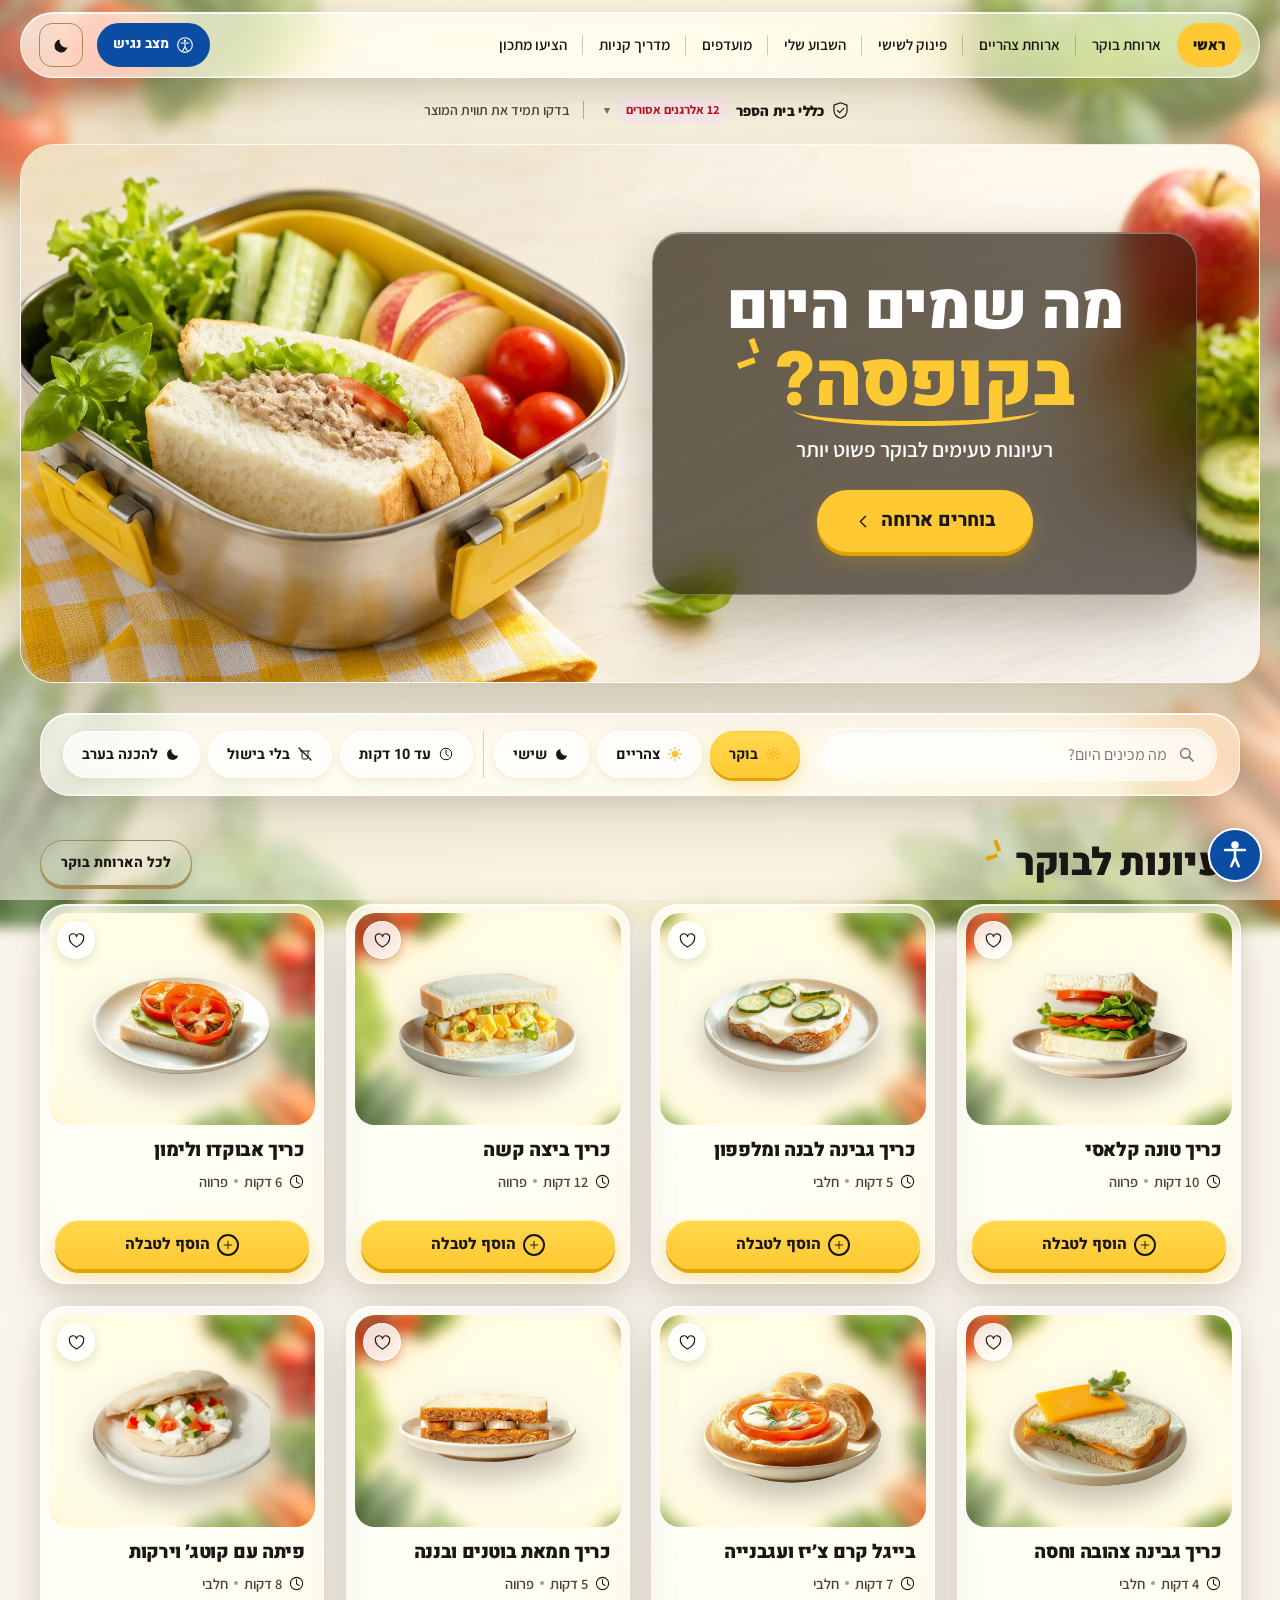
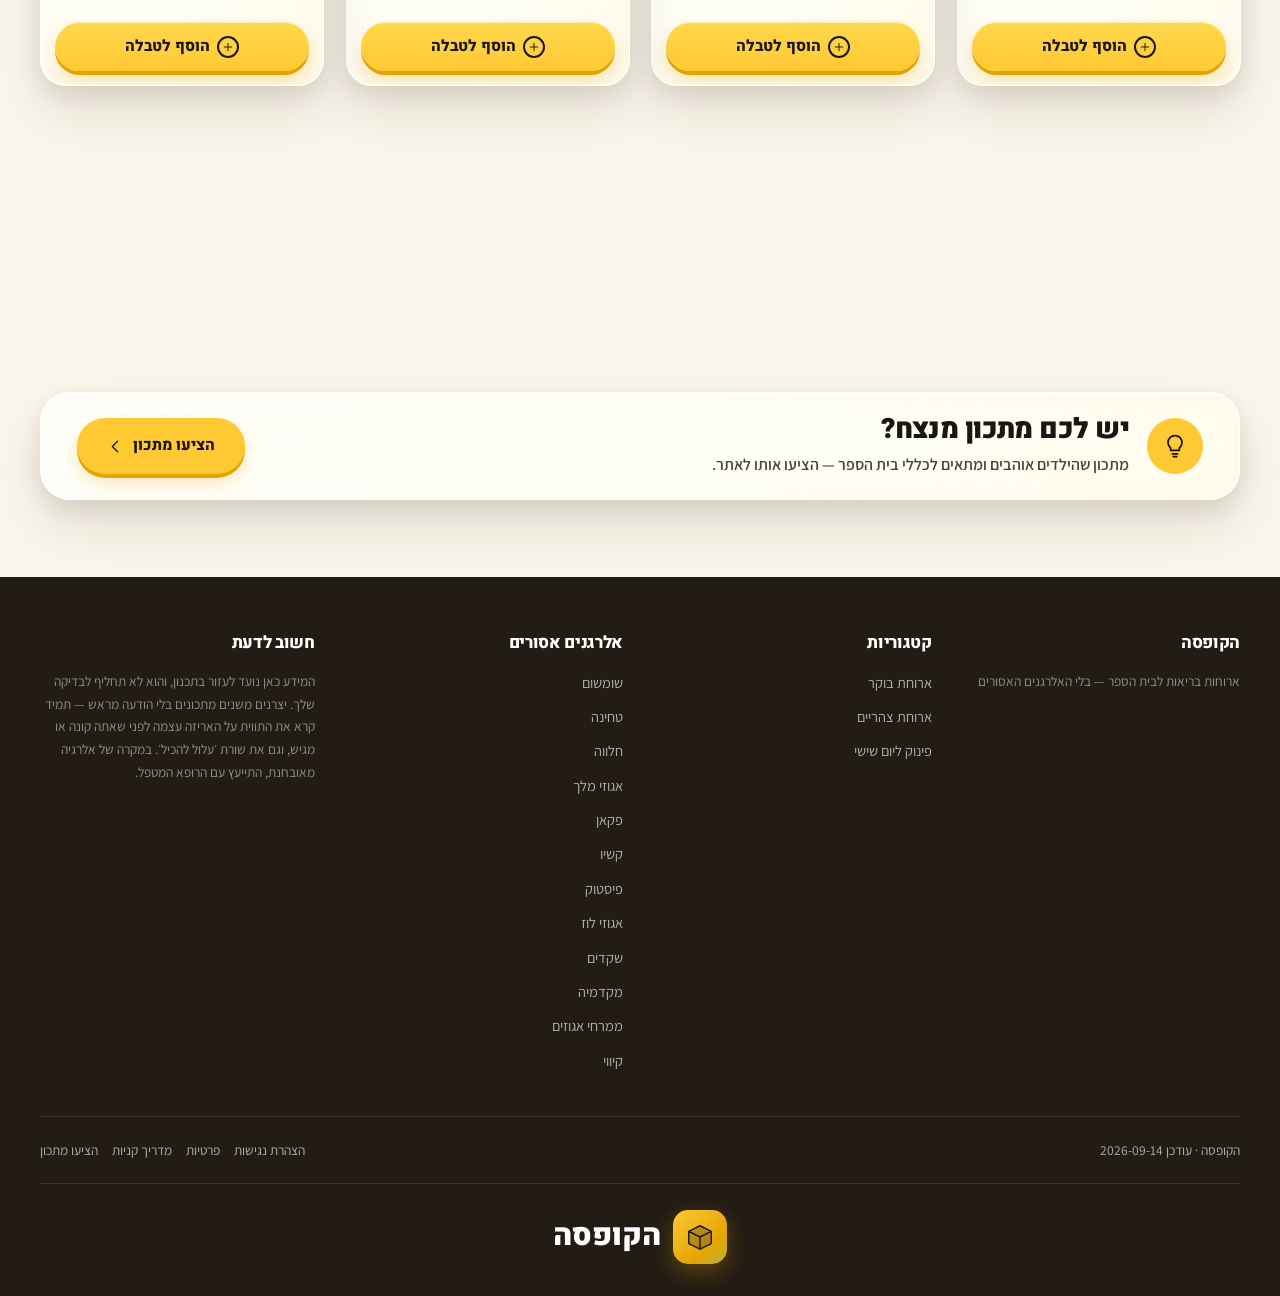
<file: index.html>
<!doctype html>
<html lang="he" dir="rtl">
<head>
<meta charset="utf-8">
<meta name="viewport" content="width=device-width,initial-scale=1">
<title>הקופסה — ארוחות לבית הספר בלי אלרגנים</title>
<meta name="description" content="רעיונות לארוחות בוקר, צהריים ופינוק ליום שישי לילדי בית ספר יסודי, עם התחשבות באלרגיות לשומשום, טחינה, חלווה, אגוזי מלך, פקאן, קשיו, פיסטוק, לוז, שקדים, מקדמיה, ממרחי אגוזים וקיווי.">
<meta name="color-scheme" content="light dark">
<link rel="stylesheet" href="assets/fonts.css">
<link rel="stylesheet" href="assets/style.css">
<link rel="icon" href="data:image/svg+xml,<svg xmlns='http://www.w3.org/2000/svg' viewBox='0 0 100 100'><text y='.9em' font-size='90'>🥪</text></svg>">
</head>
<body data-page="home" class="has-bg">

<main id="app"></main>

<script src="assets/icons.js"></script>
<script src="data/config.js"></script>
<script src="data/products.js"></script>
<script src="data/nutrition.js"></script>
<script src="data/meals-breakfast.js"></script>
<script src="data/meals-lunch.js"></script>
<script src="data/meals-friday.js"></script>
<script src="assets/app.js"></script>
<script src="assets/a11y.js"></script>
</body>
</html>
</file>
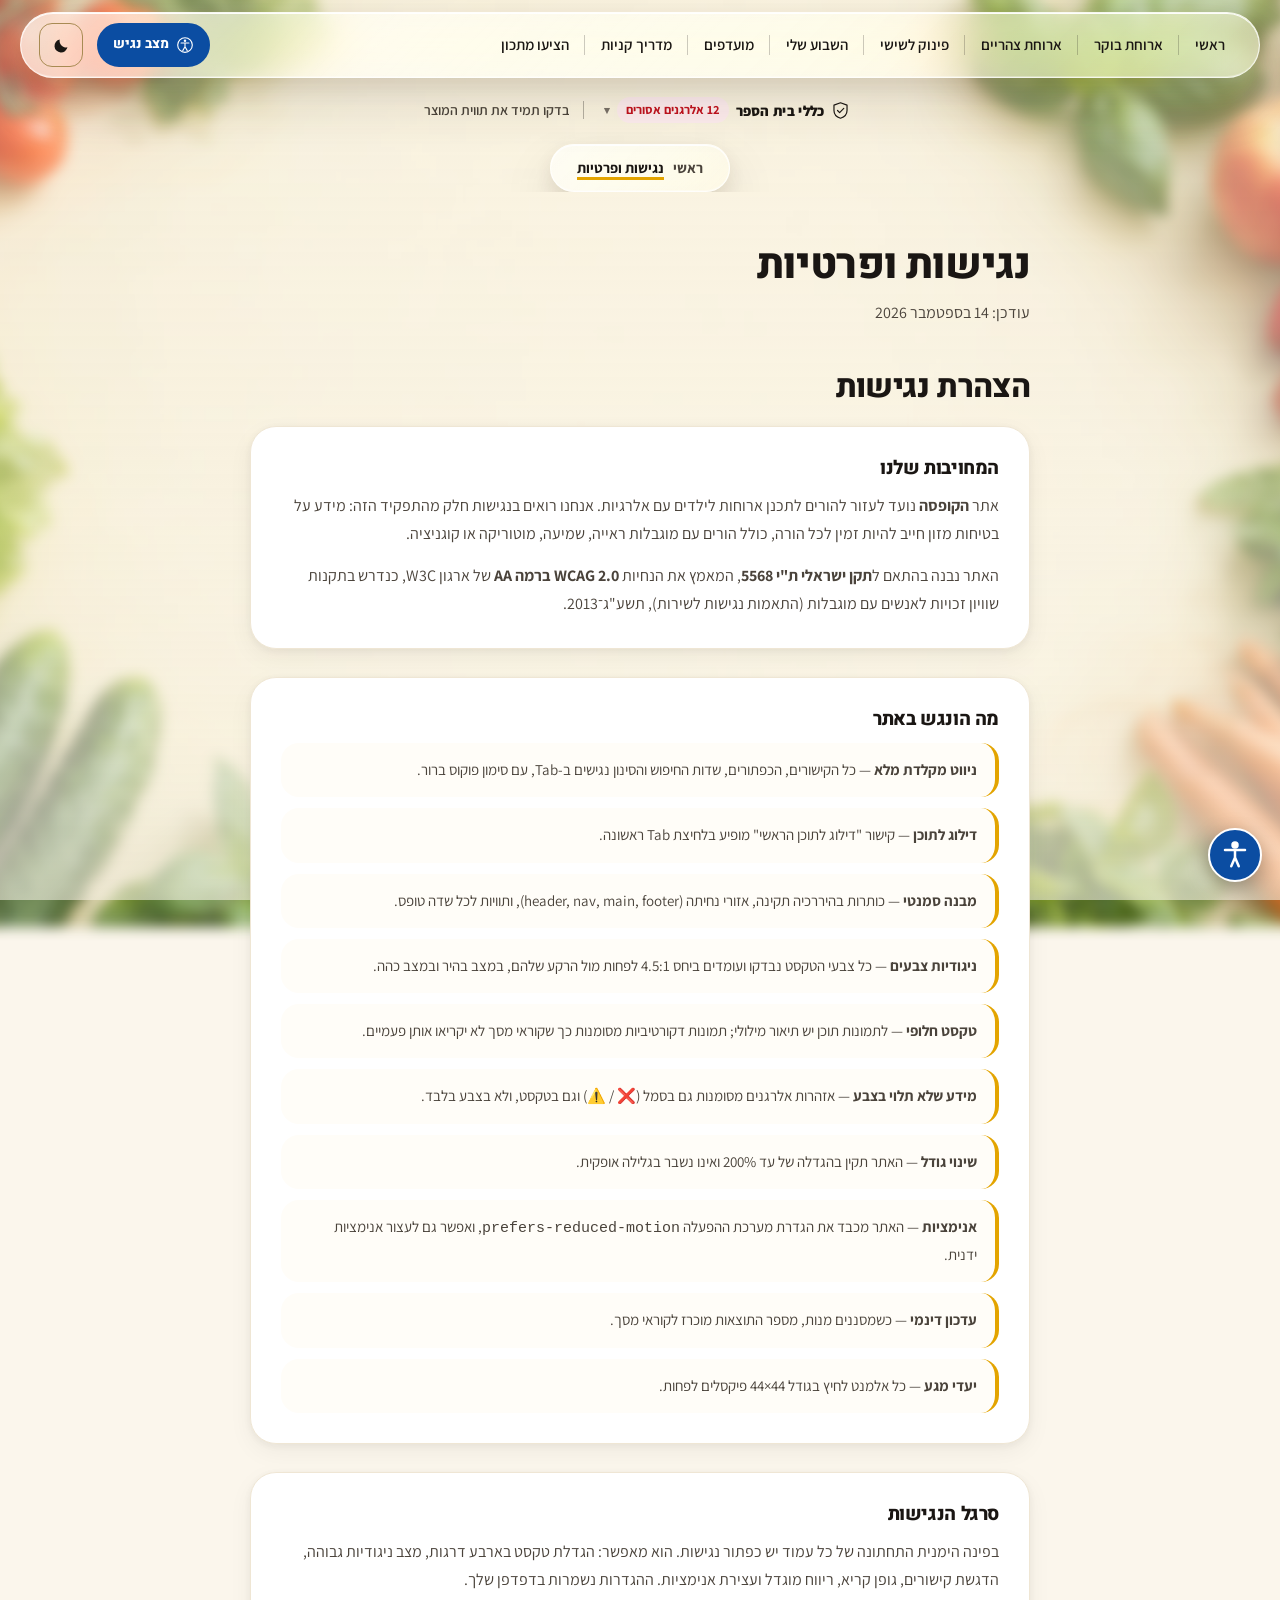
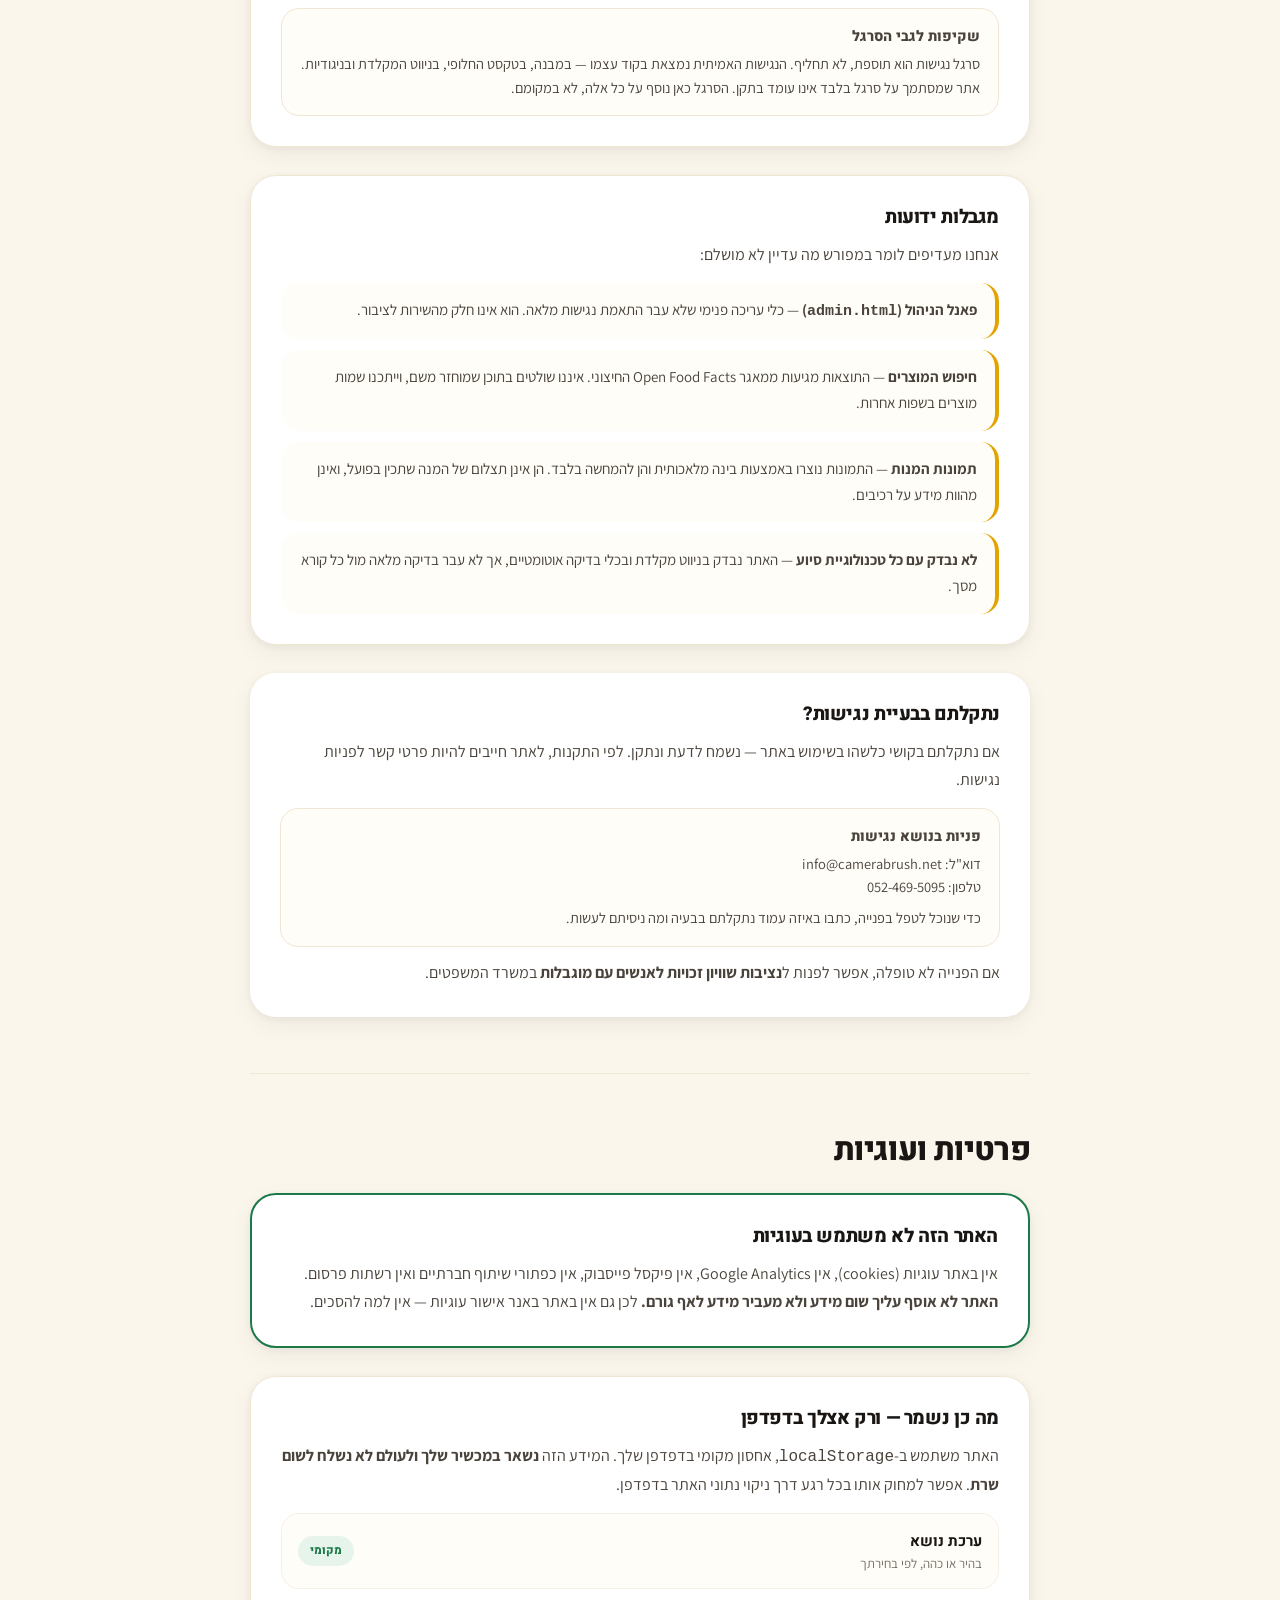
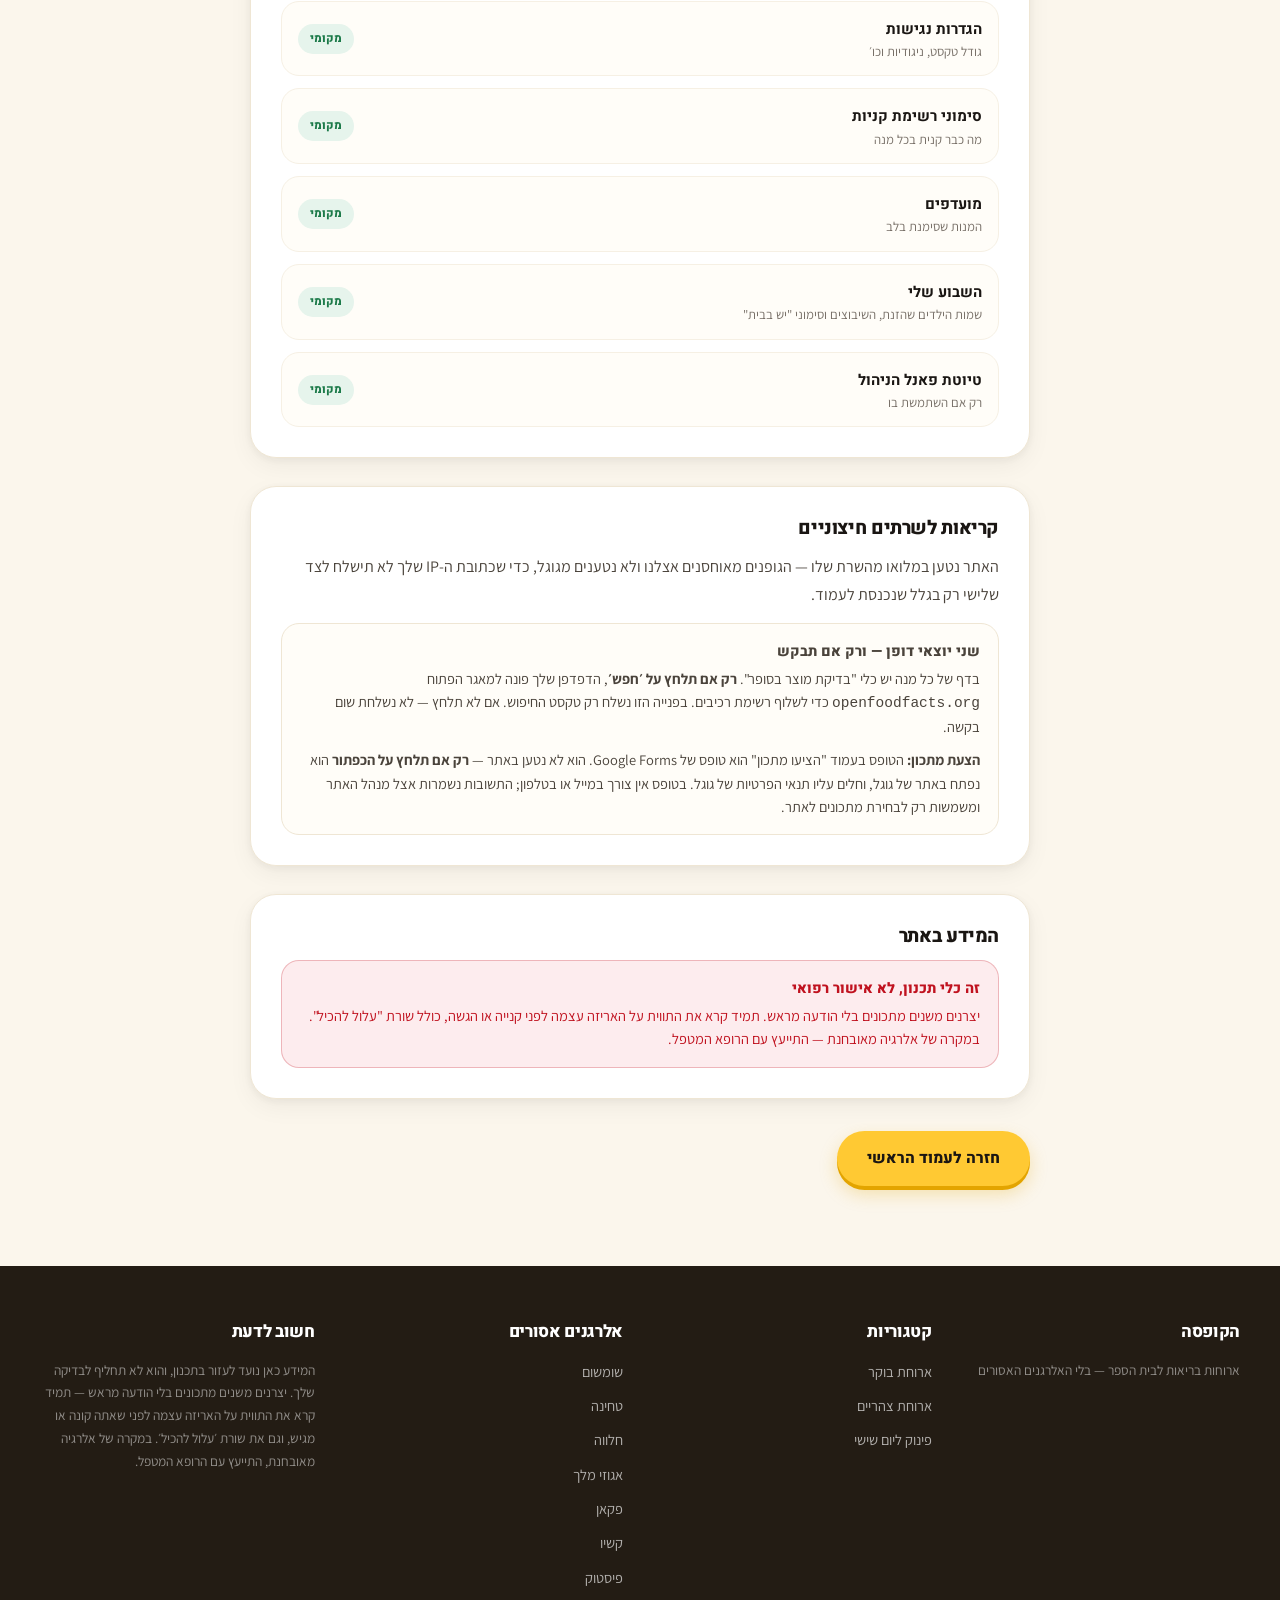
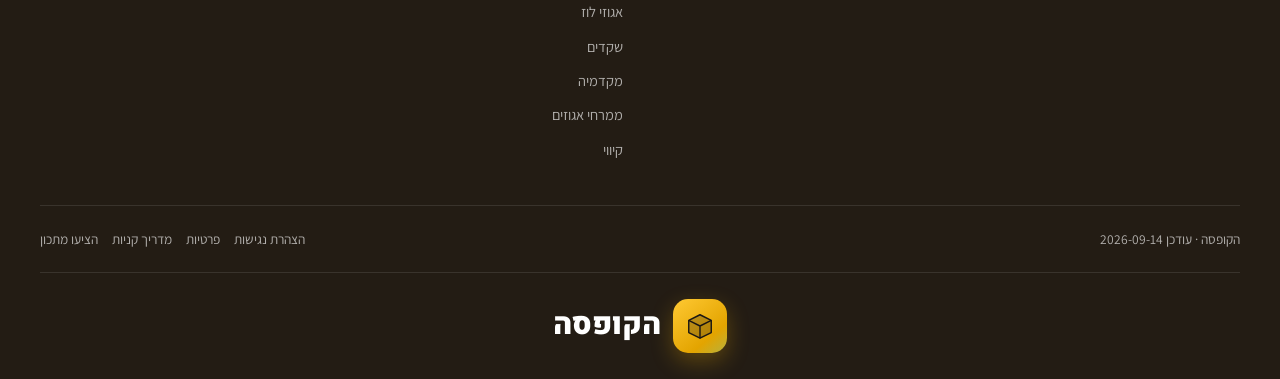
<file: accessibility.html>
<!doctype html>
<html lang="he" dir="rtl">
<head>
<meta charset="utf-8">
<meta name="viewport" content="width=device-width,initial-scale=1">
<title>הצהרת נגישות ופרטיות · הקופסה</title>
<meta name="description" content="הצהרת נגישות לפי תקן ישראלי 5568 (WCAG 2.0 AA) ומדיניות הפרטיות של אתר הקופסה.">
<meta name="color-scheme" content="light dark">
<link rel="stylesheet" href="assets/fonts.css">
<link rel="stylesheet" href="assets/style.css">
<link rel="icon" href="data:image/svg+xml,<svg xmlns='http://www.w3.org/2000/svg' viewBox='0 0 100 100'><text y='.9em' font-size='90'>🥪</text></svg>">
</head>
<body data-page="static" class="has-bg">

<main id="app">
  <section class="crumb-hero compact">
    <div class="wrap">
      <div class="crumb-nav"><a href="index.html">ראשי</a><span class="cur">נגישות ופרטיות</span></div>
    </div>
  </section>

  <div class="wrap" style="padding-block:48px 80px;max-width:820px">

    <h1 style="font-size:clamp(28px,4.5vw,42px);margin-bottom:8px">נגישות ופרטיות</h1>
    <p style="color:var(--text2);margin-bottom:34px">עודכן: 14 בספטמבר 2026</p>

    <h2 style="font-size:clamp(24px,3.6vw,32px);margin:40px 0 20px">הצהרת נגישות</h2>

    <div class="card">
      <h3 style="font-size:19px">המחויבות שלנו</h3>
      <p>
        אתר <strong>הקופסה</strong> נועד לעזור להורים לתכנן ארוחות לילדים עם אלרגיות.
        אנחנו רואים בנגישות חלק מהתפקיד הזה: מידע על בטיחות מזון חייב להיות זמין לכל הורה,
        כולל הורים עם מוגבלות ראייה, שמיעה, מוטוריקה או קוגניציה.
      </p>
      <p style="margin-bottom:0">
        האתר נבנה בהתאם ל<strong>תקן ישראלי ת"י 5568</strong>, המאמץ את הנחיות
        <strong>WCAG 2.0 ברמה AA</strong> של ארגון W3C, כנדרש בתקנות שוויון זכויות
        לאנשים עם מוגבלות (התאמות נגישות לשירות), תשע"ג־2013.
      </p>
    </div>

    <div class="card">
      <h3 style="font-size:19px">מה הונגש באתר</h3>
      <ul class="tips">
        <li><strong>ניווט מקלדת מלא</strong> — כל הקישורים, הכפתורים, שדות החיפוש והסינון נגישים ב-Tab, עם סימון פוקוס ברור.</li>
        <li><strong>דילוג לתוכן</strong> — קישור "דילוג לתוכן הראשי" מופיע בלחיצת Tab ראשונה.</li>
        <li><strong>מבנה סמנטי</strong> — כותרות בהיררכיה תקינה, אזורי נחיתה (header, nav, main, footer), ותוויות לכל שדה טופס.</li>
        <li><strong>ניגודיות צבעים</strong> — כל צבעי הטקסט נבדקו ועומדים ביחס 4.5:1 לפחות מול הרקע שלהם, במצב בהיר ובמצב כהה.</li>
        <li><strong>טקסט חלופי</strong> — לתמונות תוכן יש תיאור מילולי; תמונות דקורטיביות מסומנות כך שקוראי מסך לא יקריאו אותן פעמיים.</li>
        <li><strong>מידע שלא תלוי בצבע</strong> — אזהרות אלרגנים מסומנות גם בסמל (❌ / ⚠️) וגם בטקסט, ולא בצבע בלבד.</li>
        <li><strong>שינוי גודל</strong> — האתר תקין בהגדלה של עד 200% ואינו נשבר בגלילה אופקית.</li>
        <li><strong>אנימציות</strong> — האתר מכבד את הגדרת מערכת ההפעלה <code>prefers-reduced-motion</code>, ואפשר גם לעצור אנימציות ידנית.</li>
        <li><strong>עדכון דינמי</strong> — כשמסננים מנות, מספר התוצאות מוכרז לקוראי מסך.</li>
        <li><strong>יעדי מגע</strong> — כל אלמנט לחיץ בגודל 44×44 פיקסלים לפחות.</li>
      </ul>
    </div>

    <div class="card">
      <h3 style="font-size:19px">סרגל הנגישות</h3>
      <p>
        בפינה הימנית התחתונה של כל עמוד יש כפתור נגישות. הוא מאפשר:
        הגדלת טקסט בארבע דרגות, מצב ניגודיות גבוהה, הדגשת קישורים,
        גופן קריא, ריווח מוגדל ועצירת אנימציות. ההגדרות נשמרות בדפדפן שלך.
      </p>
      <div class="alert alert-info" style="margin-bottom:0">
        <div>
          <b>שקיפות לגבי הסרגל</b>
          סרגל נגישות הוא תוספת, לא תחליף. הנגישות האמיתית נמצאת בקוד עצמו —
          במבנה, בטקסט החלופי, בניווט המקלדת ובניגודיות. אתר שמסתמך על סרגל בלבד
          אינו עומד בתקן. הסרגל כאן נוסף על כל אלה, לא במקומם.
        </div>
      </div>
    </div>

    <div class="card">
      <h3 style="font-size:19px">מגבלות ידועות</h3>
      <p>אנחנו מעדיפים לומר במפורש מה עדיין לא מושלם:</p>
      <ul class="tips">
        <li>
          <strong>פאנל הניהול (<code>admin.html</code>)</strong> — כלי עריכה פנימי שלא עבר התאמת נגישות מלאה.
          הוא אינו חלק מהשירות לציבור.
        </li>
        <li>
          <strong>חיפוש המוצרים</strong> — התוצאות מגיעות ממאגר Open Food Facts החיצוני.
          איננו שולטים בתוכן שמוחזר משם, וייתכנו שמות מוצרים בשפות אחרות.
        </li>
        <li>
          <strong>תמונות המנות</strong> — התמונות נוצרו באמצעות בינה מלאכותית והן להמחשה בלבד.
          הן אינן תצלום של המנה שתכין בפועל, ואינן מהוות מידע על רכיבים.
        </li>
        <li>
          <strong>לא נבדק עם כל טכנולוגיית סיוע</strong> — האתר נבדק בניווט מקלדת ובכלי בדיקה אוטומטיים,
          אך לא עבר בדיקה מלאה מול כל קורא מסך.
        </li>
      </ul>
    </div>

    <div class="card" style="border:2px solid var(--theme)">
      <h3 style="font-size:19px">נתקלתם בבעיית נגישות?</h3>
      <p>
        אם נתקלתם בקושי כלשהו בשימוש באתר — נשמח לדעת ונתקן.
        לפי התקנות, לאתר חייבים להיות פרטי קשר לפניות נגישות.
      </p>
      <div class="alert alert-info">
        <div>
          <b>פניות בנושא נגישות</b>
          דוא"ל: <a href="mailto:info@camerabrush.net" dir="ltr">info@camerabrush.net</a><br>
          טלפון: <a href="tel:+972524695095" dir="ltr">052-469-5095</a>
          <span style="display:block;margin-top:8px">
            כדי שנוכל לטפל בפנייה, כתבו באיזה עמוד נתקלתם בבעיה ומה ניסיתם לעשות.
          </span>
        </div>
      </div>
      <p style="margin-bottom:0">
        אם הפנייה לא טופלה, אפשר לפנות ל<strong>נציבות שוויון זכויות לאנשים עם מוגבלות</strong>
        במשרד המשפטים.
      </p>
    </div>

    <hr style="border:0;border-top:1px solid var(--border);margin:56px 0">

    <h2 id="privacy" style="font-size:clamp(24px,3.6vw,32px);margin:0 0 24px">פרטיות ועוגיות</h2>

    <div class="card" style="border:2px solid var(--ok)">
      <h3 style="font-size:19px">האתר הזה לא משתמש בעוגיות</h3>
      <p style="margin-bottom:0">
        אין באתר עוגיות (cookies), אין Google Analytics, אין פיקסל פייסבוק,
        אין כפתורי שיתוף חברתיים ואין רשתות פרסום.
        <strong>האתר לא אוסף עליך שום מידע ולא מעביר מידע לאף גורם.</strong>
        לכן גם אין באתר באנר אישור עוגיות — אין למה להסכים.
      </p>
    </div>

    <div class="card">
      <h3 style="font-size:19px">מה כן נשמר — ורק אצלך בדפדפן</h3>
      <p>
        האתר משתמש ב-<code>localStorage</code>, אחסון מקומי בדפדפן שלך.
        המידע הזה <strong>נשאר במכשיר שלך ולעולם לא נשלח לשום שרת</strong>.
        אפשר למחוק אותו בכל רגע דרך ניקוי נתוני האתר בדפדפן.
      </p>
      <ul class="prods">
        <li class="prod"><div class="prod-b"><b>ערכת נושא</b><span>בהיר או כהה, לפי בחירתך</span></div><span class="badge badge-ok">מקומי</span></li>
        <li class="prod"><div class="prod-b"><b>הגדרות נגישות</b><span>גודל טקסט, ניגודיות וכו׳</span></div><span class="badge badge-ok">מקומי</span></li>
        <li class="prod"><div class="prod-b"><b>סימוני רשימת קניות</b><span>מה כבר קנית בכל מנה</span></div><span class="badge badge-ok">מקומי</span></li>
        <li class="prod"><div class="prod-b"><b>מועדפים</b><span>המנות שסימנת בלב</span></div><span class="badge badge-ok">מקומי</span></li>
        <li class="prod"><div class="prod-b"><b>השבוע שלי</b><span>שמות הילדים שהזנת, השיבוצים וסימוני "יש בבית"</span></div><span class="badge badge-ok">מקומי</span></li>
        <li class="prod"><div class="prod-b"><b>טיוטת פאנל הניהול</b><span>רק אם השתמשת בו</span></div><span class="badge badge-ok">מקומי</span></li>
      </ul>
    </div>

    <div class="card">
      <h3 style="font-size:19px">קריאות לשרתים חיצוניים</h3>
      <p>
        האתר נטען במלואו מהשרת שלו — הגופנים מאוחסנים אצלנו ולא נטענים מגוגל,
        כדי שכתובת ה-IP שלך לא תישלח לצד שלישי רק בגלל שנכנסת לעמוד.
      </p>
      <div class="alert alert-info" style="margin-bottom:0">
        <div>
          <b>שני יוצאי דופן — ורק אם תבקש</b>
          בדף של כל מנה יש כלי "בדיקת מוצר בסופר". <strong>רק אם תלחץ על ׳חפש׳</strong>,
          הדפדפן שלך פונה למאגר הפתוח <code>openfoodfacts.org</code> כדי לשלוף רשימת רכיבים.
          בפנייה הזו נשלח רק טקסט החיפוש. אם לא תלחץ — לא נשלחת שום בקשה.
          <span style="display:block;margin-top:10px">
            <strong>הצעת מתכון:</strong> הטופס ב<a href="suggest.html">עמוד "הציעו מתכון"</a> הוא טופס של Google Forms.
            הוא לא נטען באתר — <strong>רק אם תלחץ על הכפתור</strong> הוא נפתח באתר של גוגל, וחלים עליו
            <a href="https://policies.google.com/privacy?hl=iw" rel="noopener" target="_blank">תנאי הפרטיות של גוגל</a>.
            בטופס אין צורך במייל או בטלפון; התשובות נשמרות אצל מנהל האתר ומשמשות רק לבחירת מתכונים לאתר.
          </span>
        </div>
      </div>
    </div>

    <div class="card">
      <h3 style="font-size:19px">המידע באתר</h3>
      <div class="alert alert-danger" style="margin-bottom:0">
        <div>
          <b>זה כלי תכנון, לא אישור רפואי</b>
          יצרנים משנים מתכונים בלי הודעה מראש. תמיד קרא את התווית על האריזה עצמה
          לפני קנייה או הגשה, כולל שורת "עלול להכיל". במקרה של אלרגיה מאובחנת —
          התייעץ עם הרופא המטפל.
        </div>
      </div>
    </div>

    <div class="btn-row" style="margin-top:32px">
      <a class="btn" href="index.html">חזרה לעמוד הראשי</a>
    </div>
  </div>
</main>

<script src="assets/icons.js"></script>
<script src="data/config.js"></script>
<script src="data/products.js"></script>
<script src="data/nutrition.js"></script>
<script src="data/meals-breakfast.js"></script>
<script src="data/meals-lunch.js"></script>
<script src="data/meals-friday.js"></script>
<script src="assets/app.js"></script>
<script src="assets/a11y.js"></script>
<script>
/* עמוד סטטי — מוסיף רק כותרת ופוטר */
document.addEventListener("DOMContentLoaded", function () {
  document.body.insertAdjacentHTML("afterbegin", window.App.header());
  if (matchMedia("(max-width:760px)").matches) document.querySelectorAll(".allergy-det").forEach(d=>d.removeAttribute("open"));
  /* initAllergyBar */
  document.body.insertAdjacentHTML("beforeend", window.App.footer());
  document.body.insertAdjacentHTML("beforeend", window.App.tabbar(""));
});
</script>
</body>
</html>
</file>
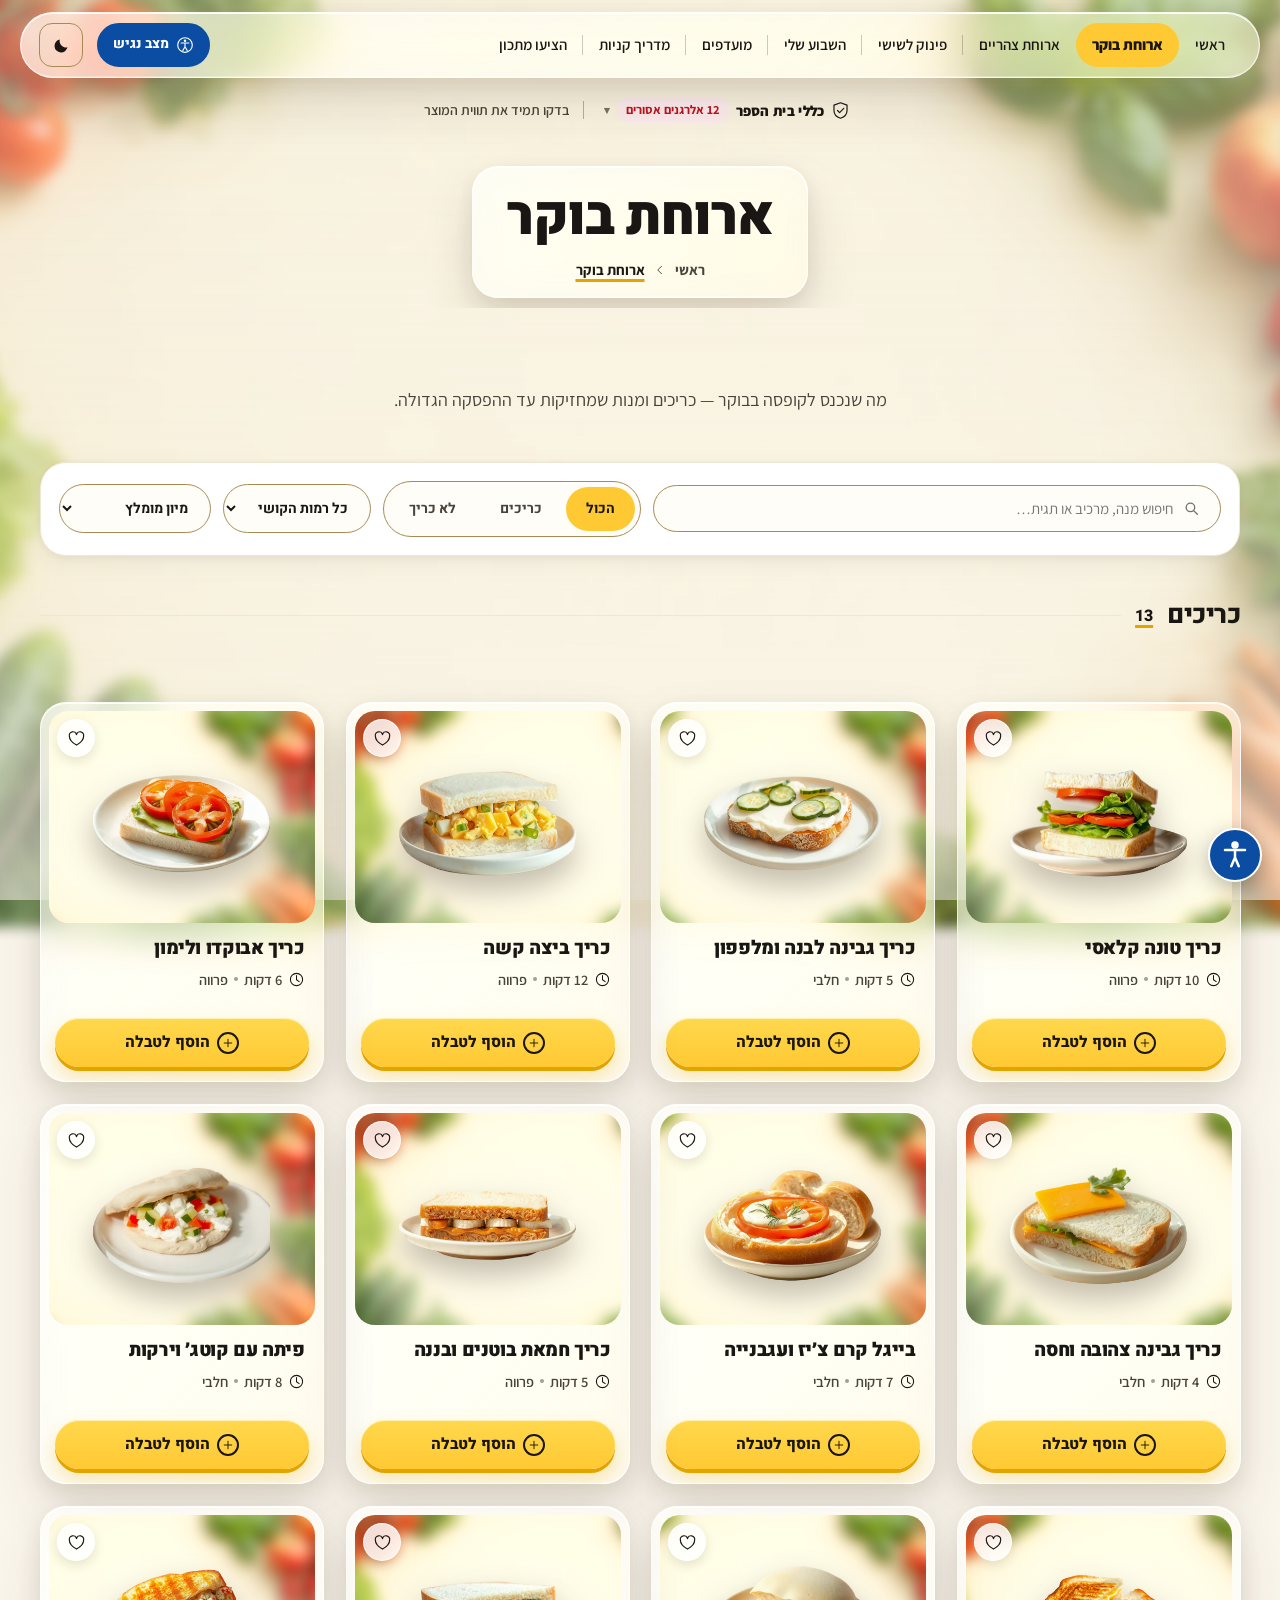
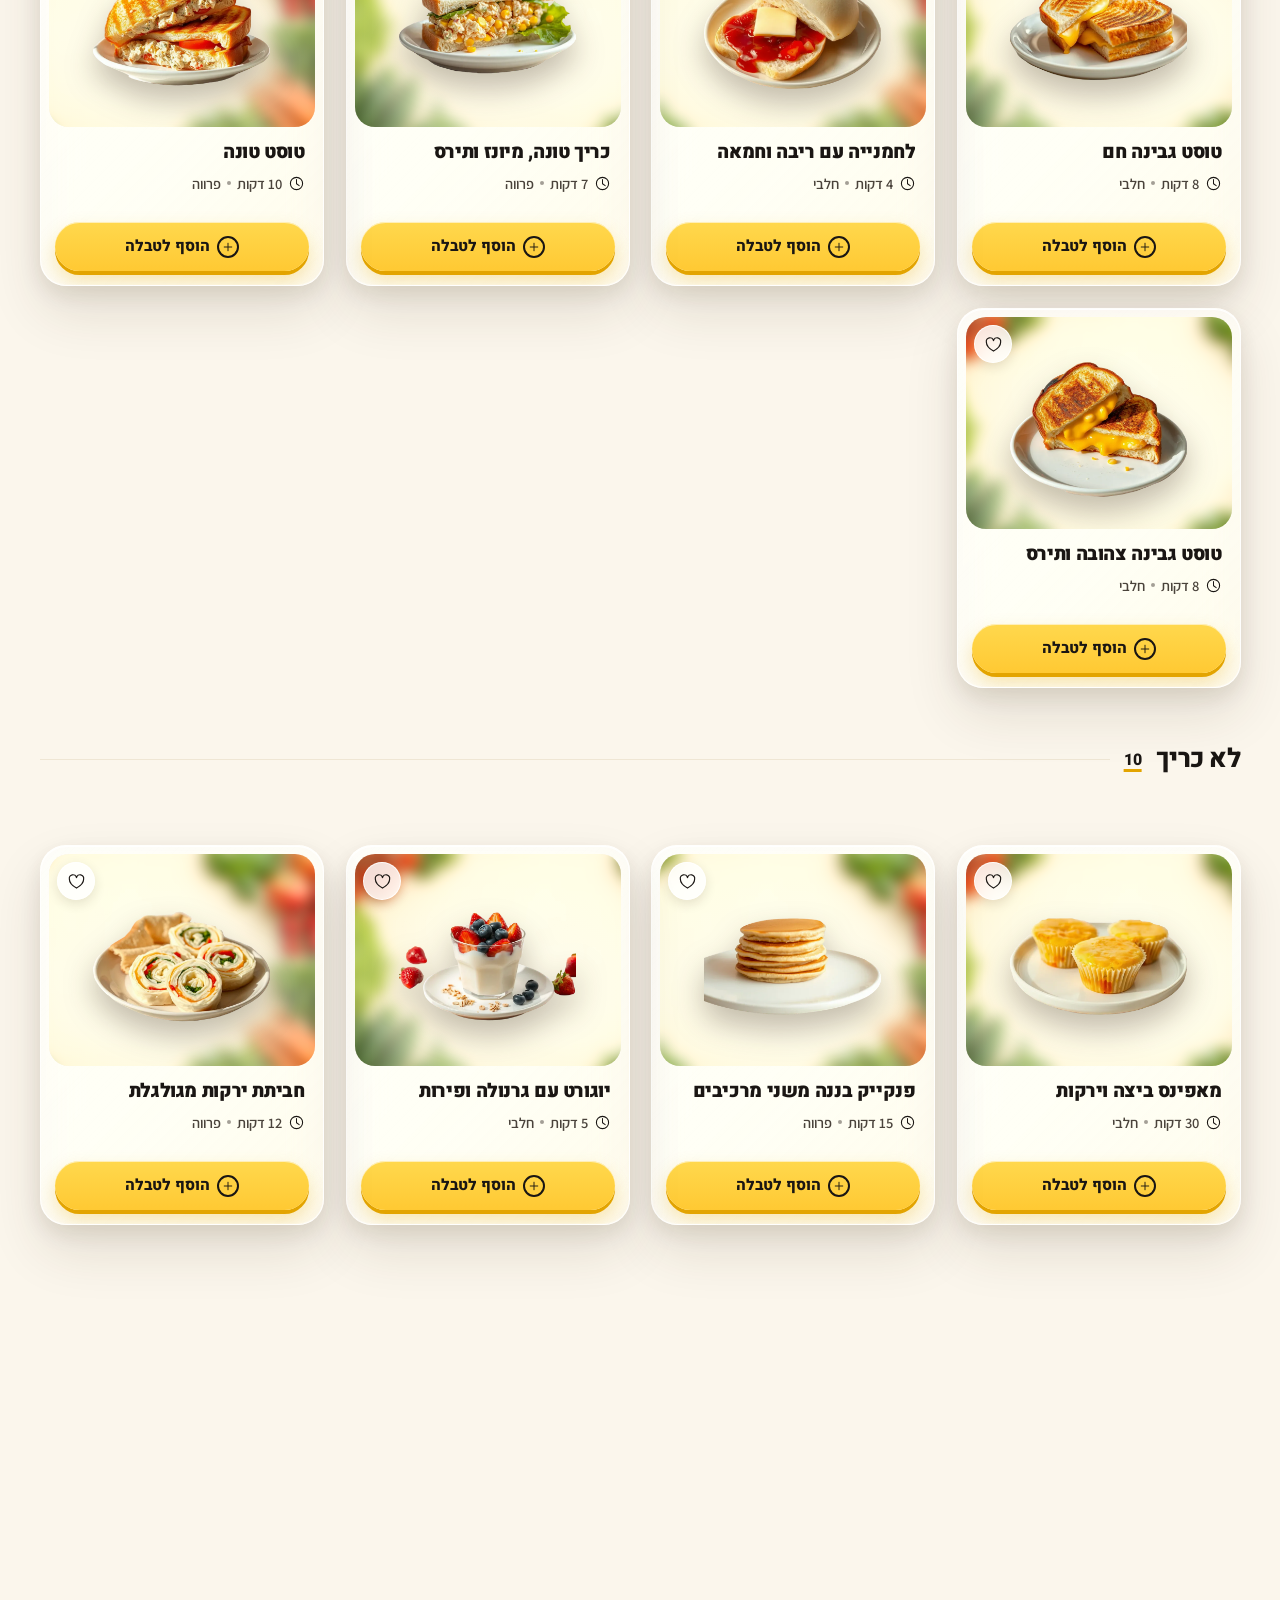
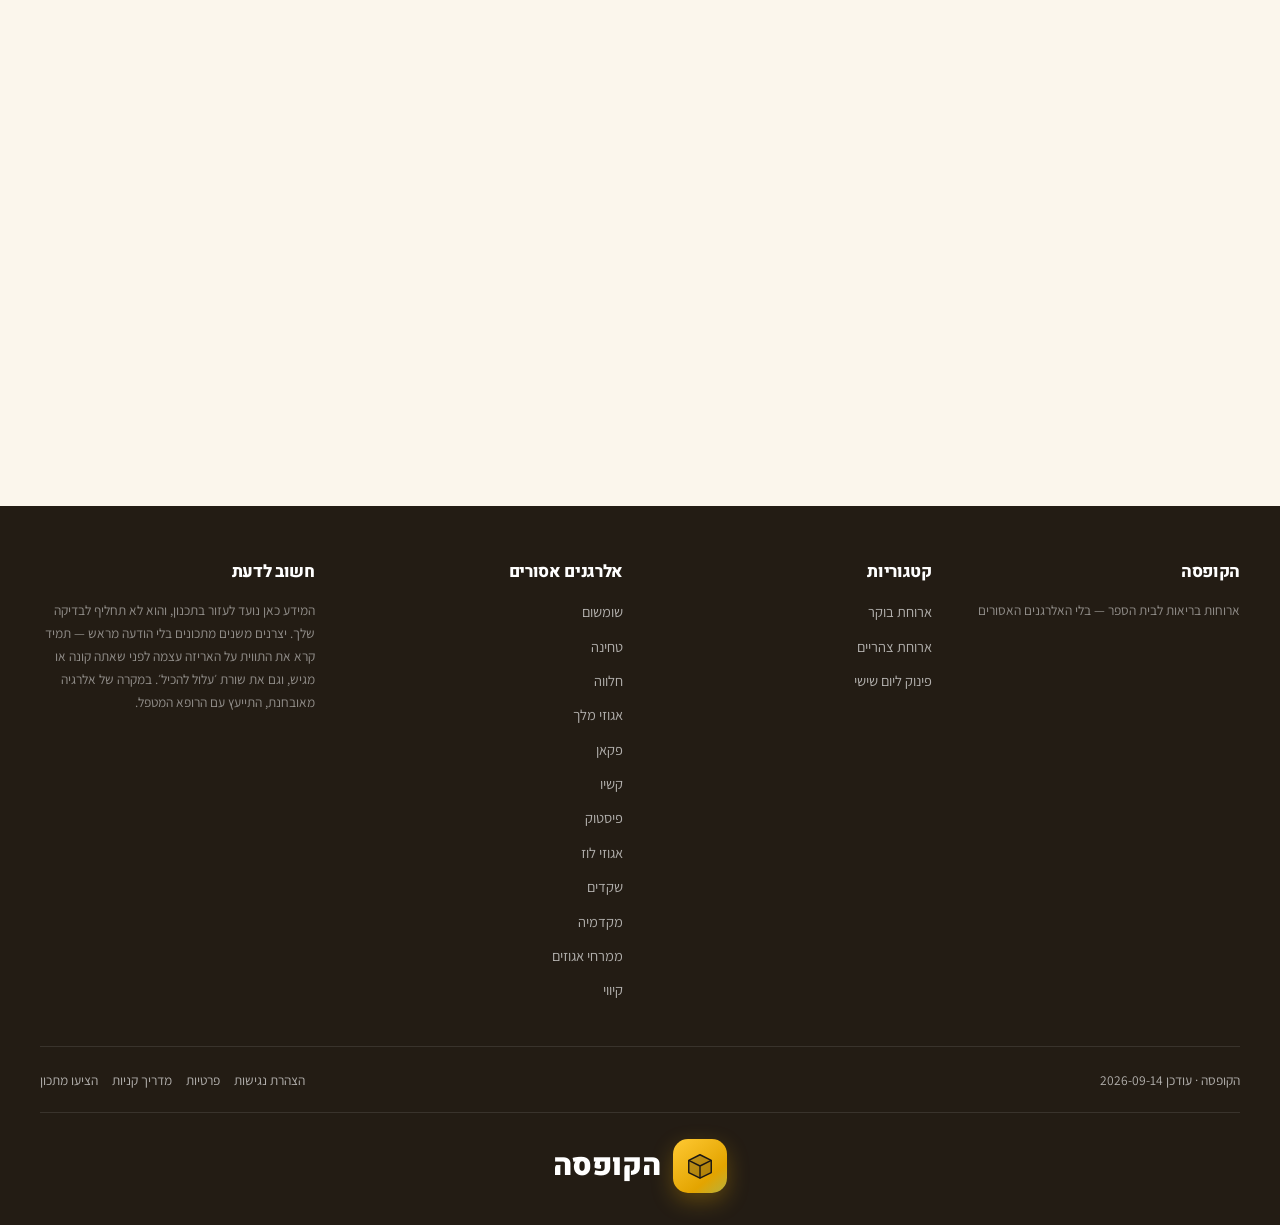
<file: category.html>
<!doctype html>
<html lang="he" dir="rtl">
<head>
<meta charset="utf-8">
<meta name="viewport" content="width=device-width,initial-scale=1">
<title>קטגוריה · הקופסה</title>
<meta name="color-scheme" content="light dark">
<link rel="stylesheet" href="assets/fonts.css">
<link rel="stylesheet" href="assets/style.css">
<link rel="icon" href="data:image/svg+xml,<svg xmlns='http://www.w3.org/2000/svg' viewBox='0 0 100 100'><text y='.9em' font-size='90'>🥪</text></svg>">
</head>
<body data-page="category" class="has-bg">

<main id="app"></main>

<script src="assets/icons.js"></script>
<script src="data/config.js"></script>
<script src="data/products.js"></script>
<script src="data/nutrition.js"></script>
<script src="data/meals-breakfast.js"></script>
<script src="data/meals-lunch.js"></script>
<script src="data/meals-friday.js"></script>
<script src="assets/app.js"></script>
<script src="assets/a11y.js"></script>
</body>
</html>
</file>
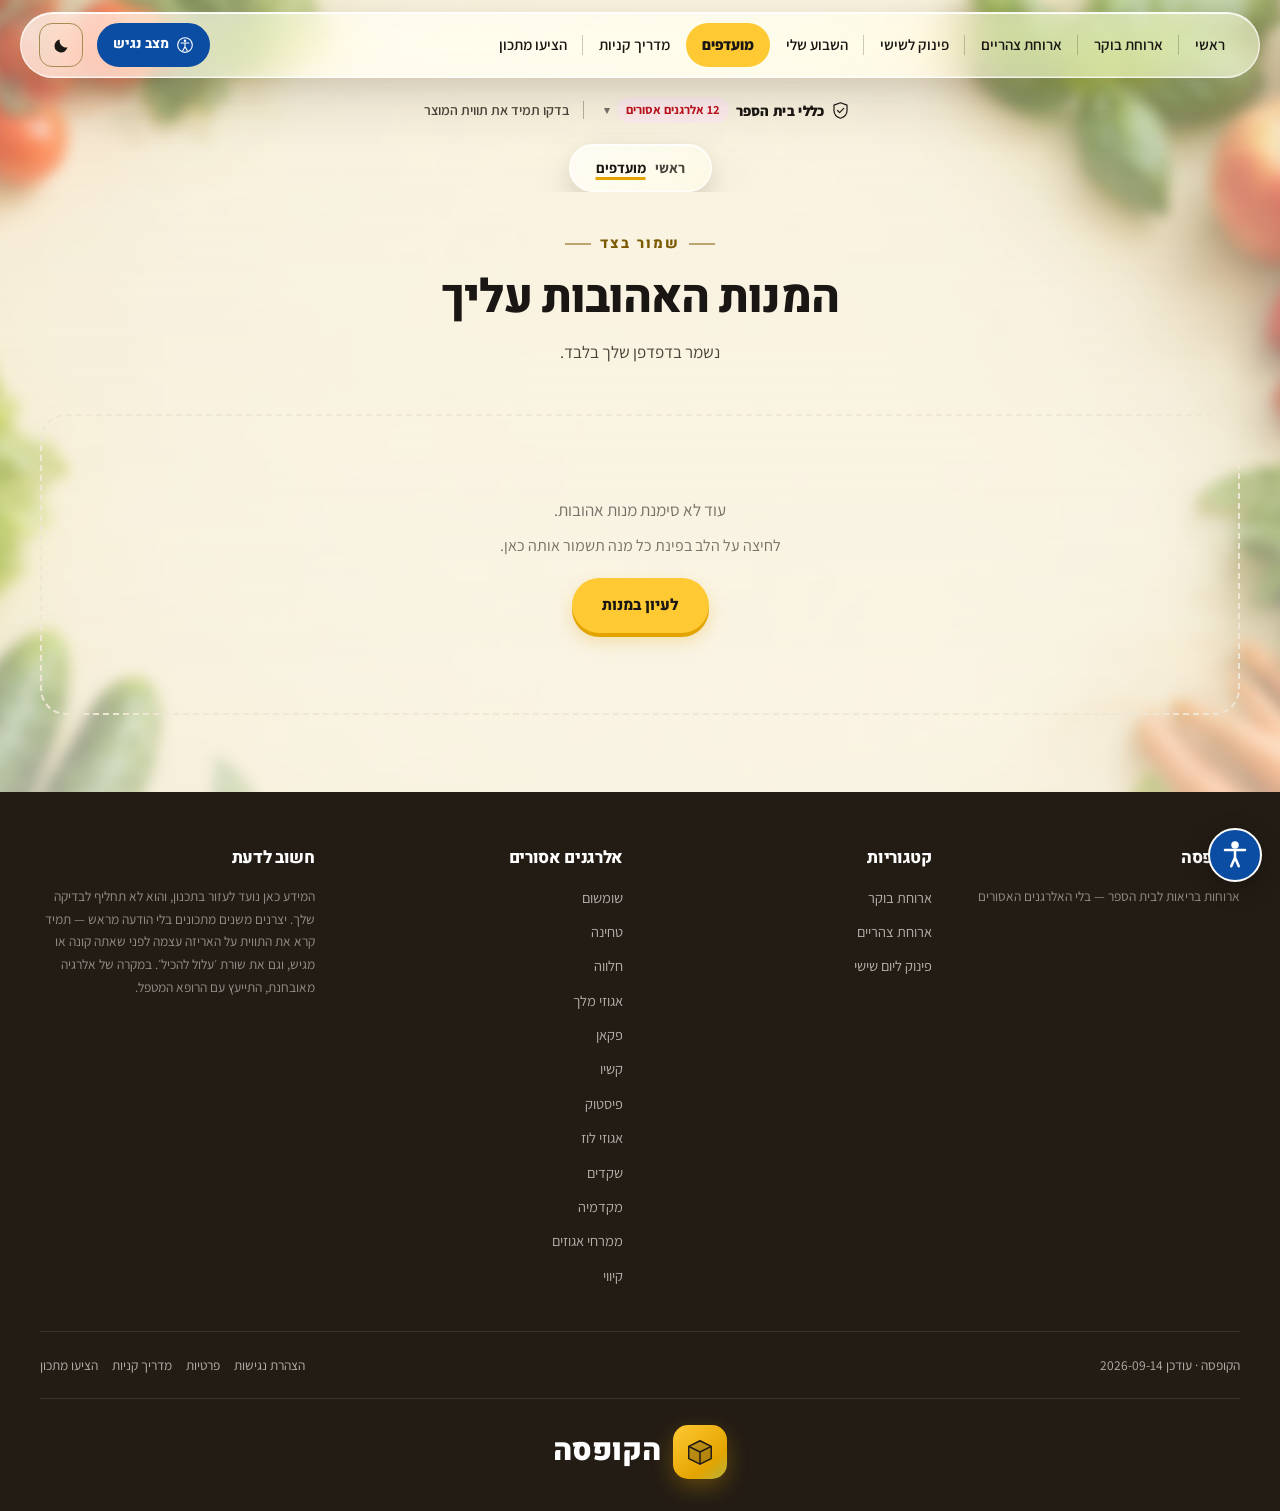
<file: favorites.html>
<!doctype html>
<html lang="he" dir="rtl">
<head>
<meta charset="utf-8">
<meta name="viewport" content="width=device-width,initial-scale=1">
<title>מועדפים · הקופסה</title>
<meta name="description" content="המנות שסימנת כאהובות — נשמר בדפדפן שלך בלבד.">
<meta name="color-scheme" content="light dark">
<link rel="stylesheet" href="assets/fonts.css">
<link rel="stylesheet" href="assets/style.css">
<link rel="icon" href="data:image/svg+xml,<svg xmlns='http://www.w3.org/2000/svg' viewBox='0 0 100 100'><text y='.9em' font-size='90'>🥪</text></svg>">
</head>
<body data-page="favorites" class="has-bg">

<main id="app"></main>

<script src="assets/icons.js"></script>
<script src="data/config.js"></script>
<script src="data/products.js"></script>
<script src="data/nutrition.js"></script>
<script src="data/meals-breakfast.js"></script>
<script src="data/meals-lunch.js"></script>
<script src="data/meals-friday.js"></script>
<script src="assets/app.js"></script>
<script src="assets/a11y.js"></script>
</body>
</html>
</file>
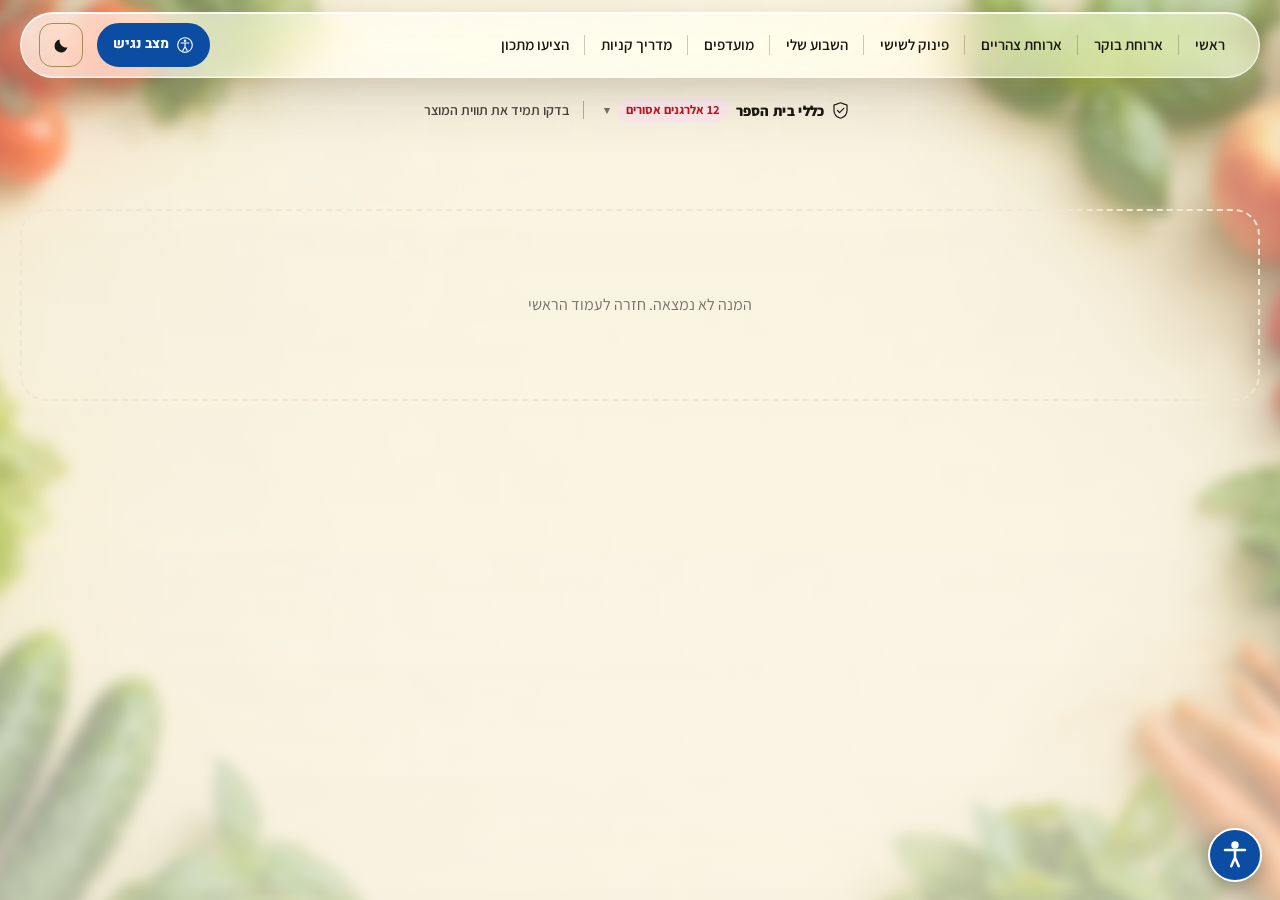
<file: meal.html>
<!doctype html>
<html lang="he" dir="rtl">
<head>
<meta charset="utf-8">
<meta name="viewport" content="width=device-width,initial-scale=1">
<title>מנה · הקופסה</title>
<meta name="color-scheme" content="light dark">
<link rel="stylesheet" href="assets/fonts.css">
<link rel="stylesheet" href="assets/style.css">
<link rel="icon" href="data:image/svg+xml,<svg xmlns='http://www.w3.org/2000/svg' viewBox='0 0 100 100'><text y='.9em' font-size='90'>🥪</text></svg>">
</head>
<body data-page="meal" class="has-bg">

<main id="app"></main>

<script src="assets/icons.js"></script>
<script src="data/config.js"></script>
<script src="data/products.js"></script>
<script src="data/nutrition.js"></script>
<script src="data/meals-breakfast.js"></script>
<script src="data/meals-lunch.js"></script>
<script src="data/meals-friday.js"></script>
<script src="assets/app.js"></script>
<script src="assets/a11y.js"></script>
</body>
</html>
</file>
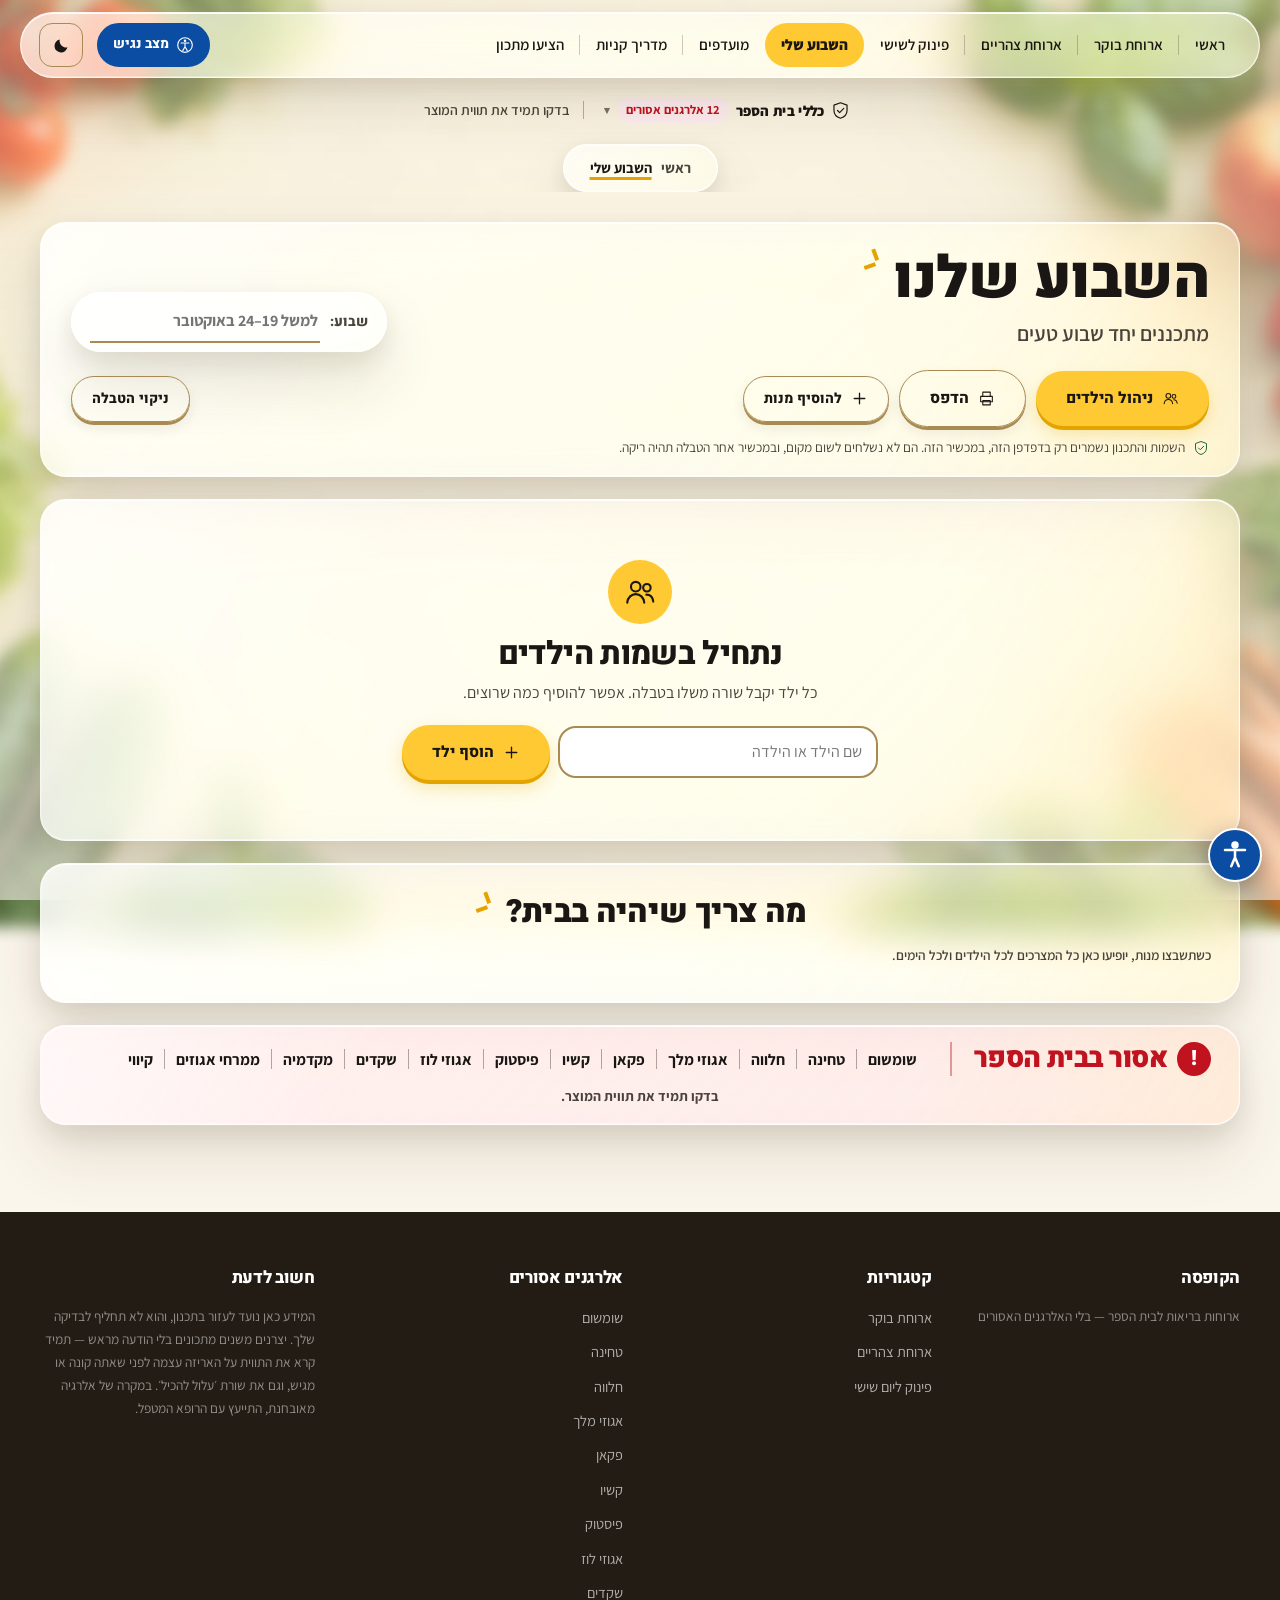
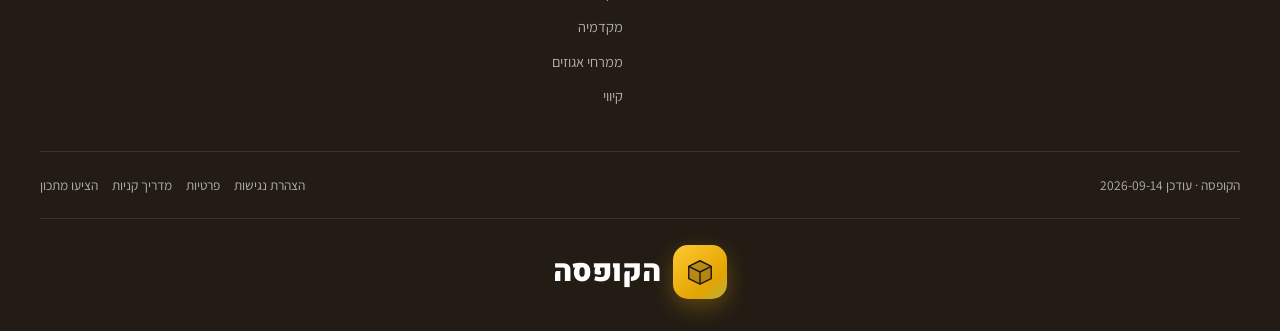
<file: planner.html>
<!doctype html>
<html lang="he" dir="rtl">
<head>
<meta charset="utf-8">
<meta name="viewport" content="width=device-width,initial-scale=1">
<title>השבוע שלי · הקופסה</title>
<meta name="description" content="תכנון ארוחות לכל ימי שבוע הלימודים, עם רשימת קניות מאוחדת.">
<meta name="color-scheme" content="light dark">
<link rel="stylesheet" href="assets/fonts.css">
<link rel="stylesheet" href="assets/style.css">
<link rel="icon" href="data:image/svg+xml,<svg xmlns='http://www.w3.org/2000/svg' viewBox='0 0 100 100'><text y='.9em' font-size='90'>🥪</text></svg>">
</head>
<body data-page="planner" class="has-bg">

<main id="app"></main>

<script src="assets/icons.js"></script>
<script src="data/config.js"></script>
<script src="data/products.js"></script>
<script src="data/nutrition.js"></script>
<script src="data/meals-breakfast.js"></script>
<script src="data/meals-lunch.js"></script>
<script src="data/meals-friday.js"></script>
<script src="assets/app.js"></script>
<script src="assets/a11y.js"></script>
</body>
</html>
</file>
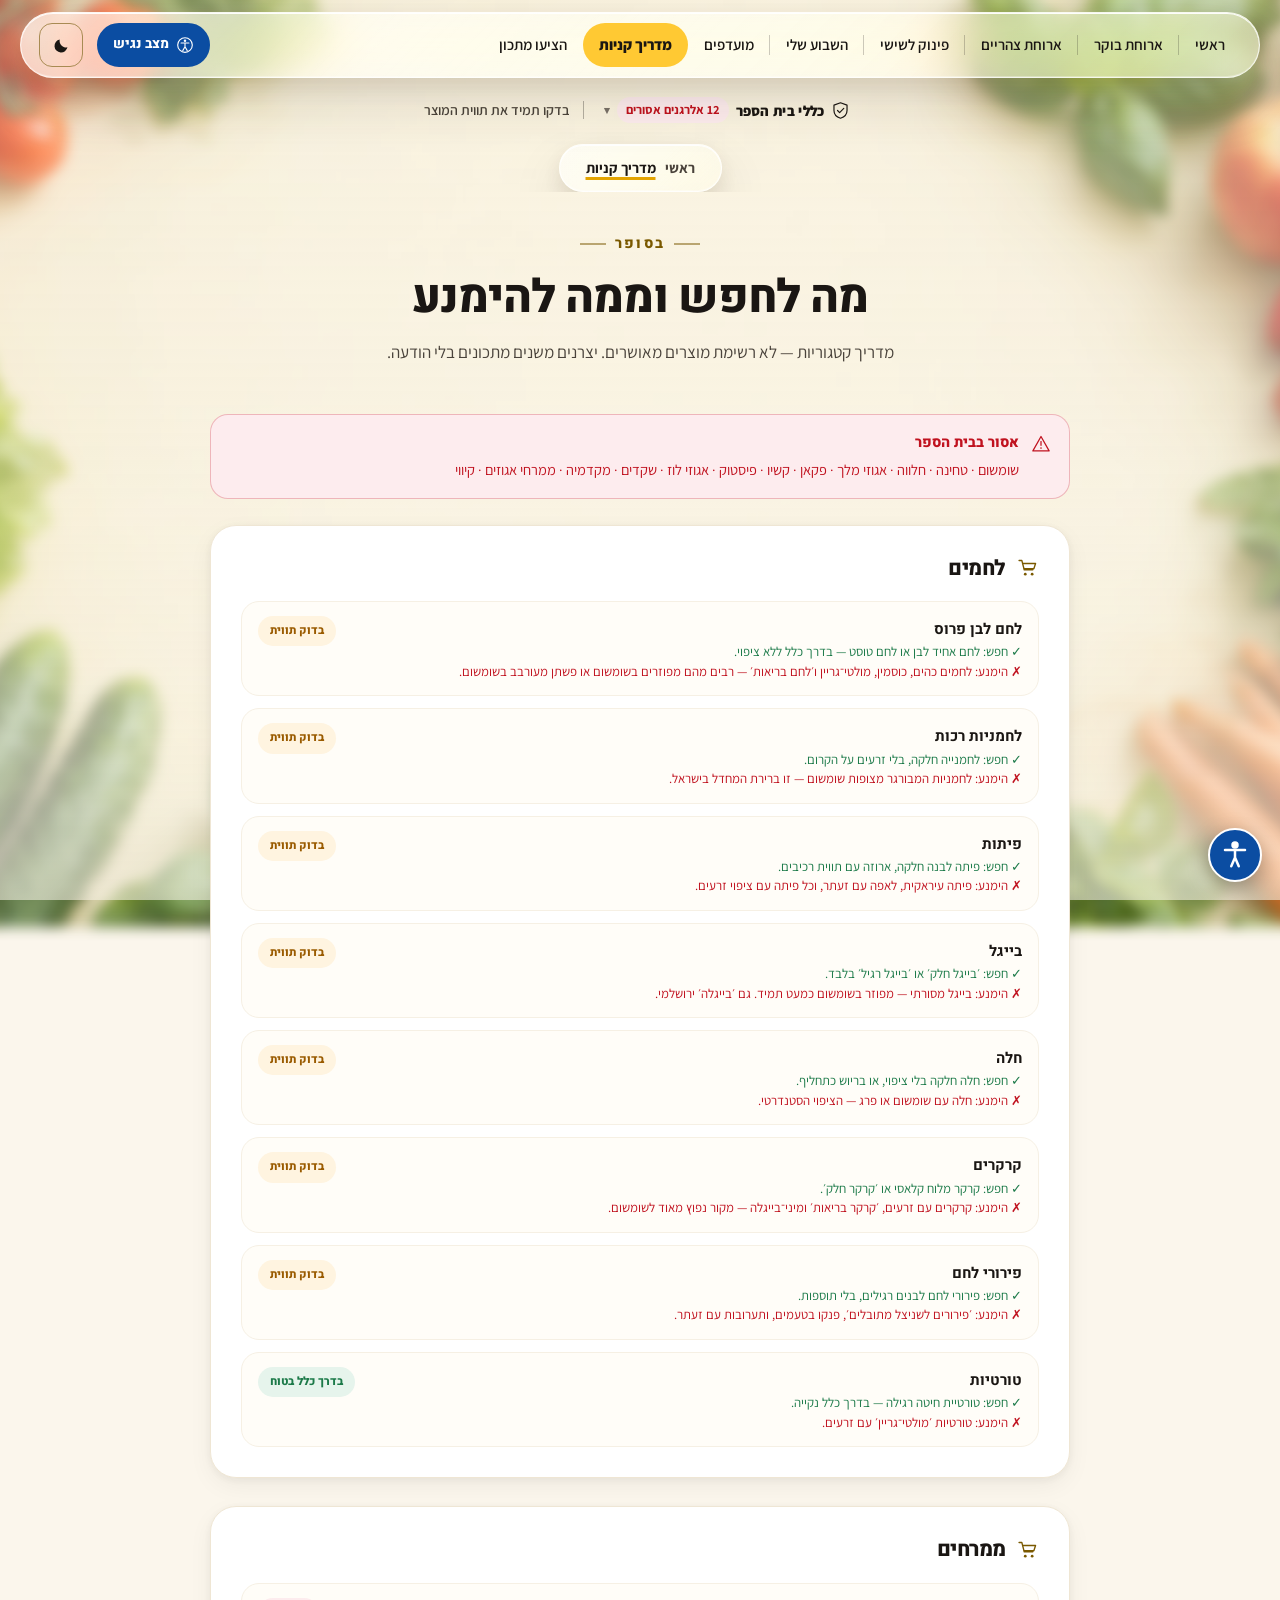
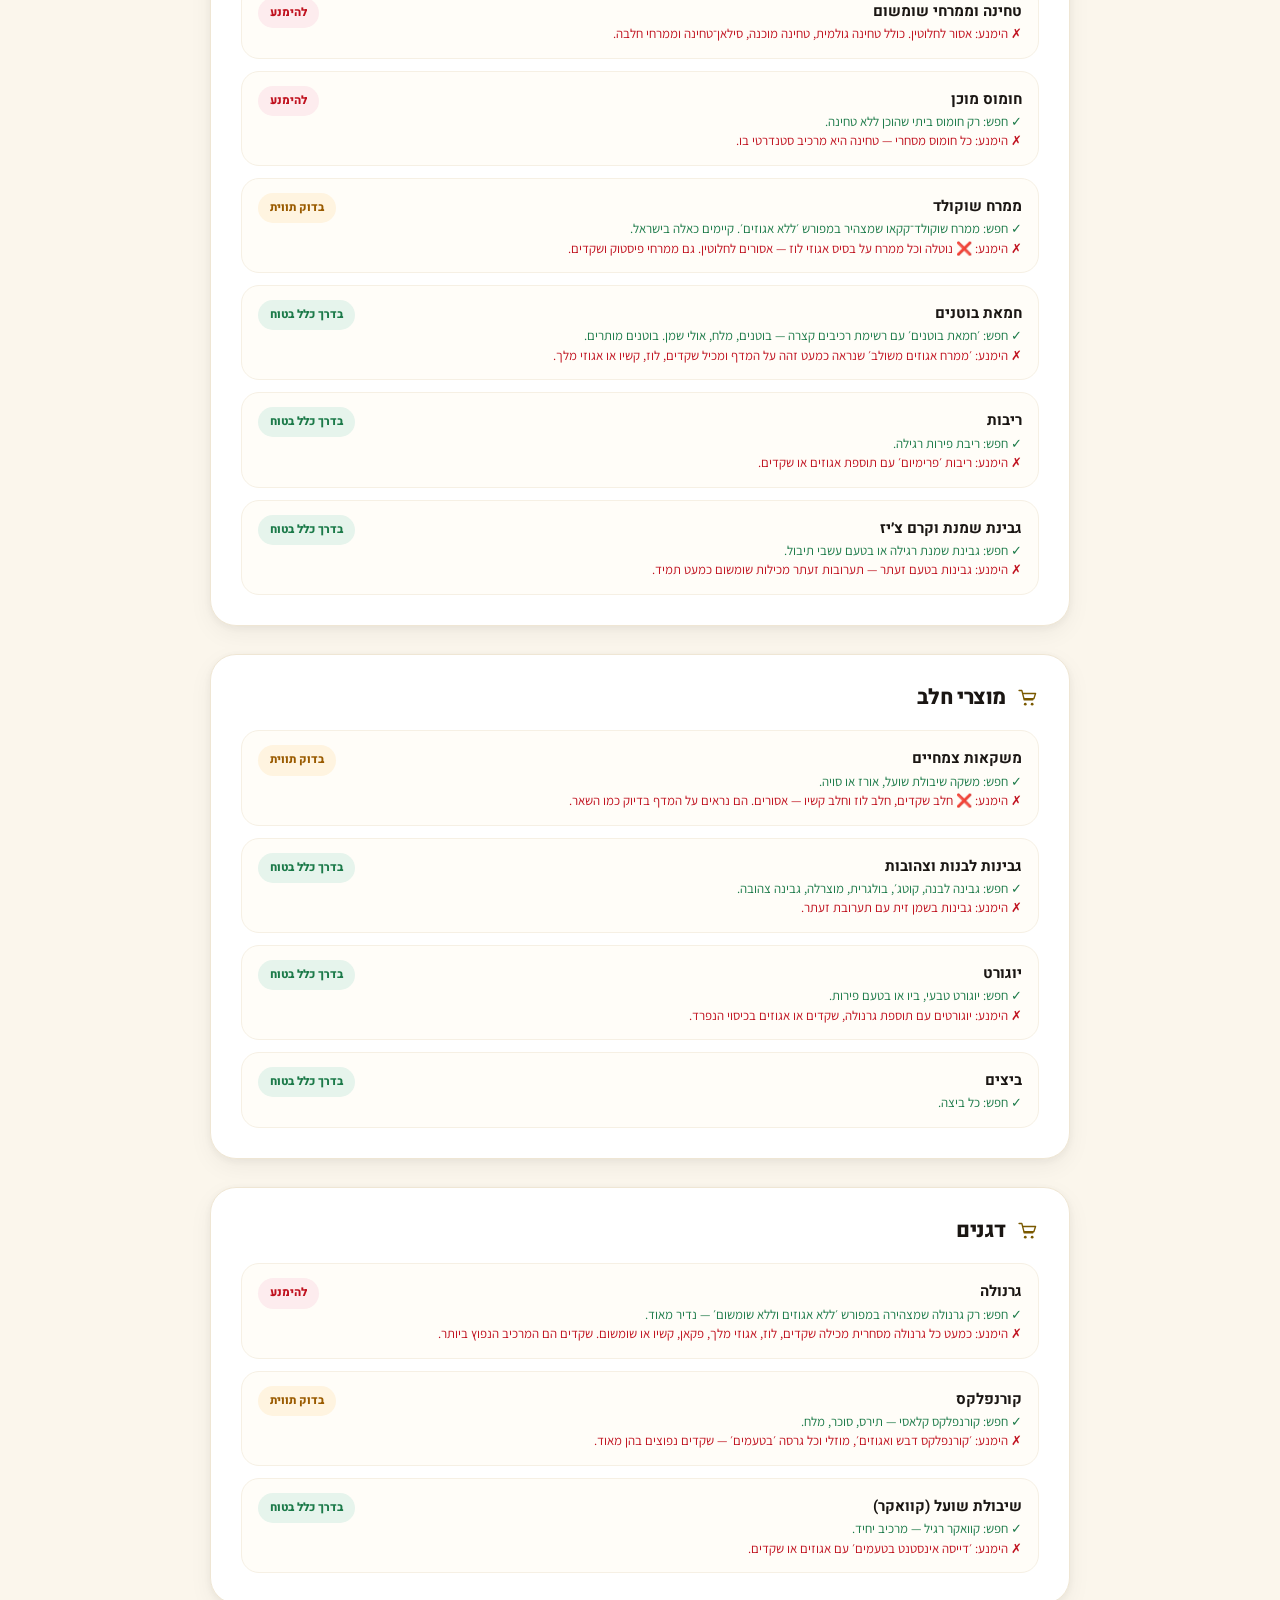
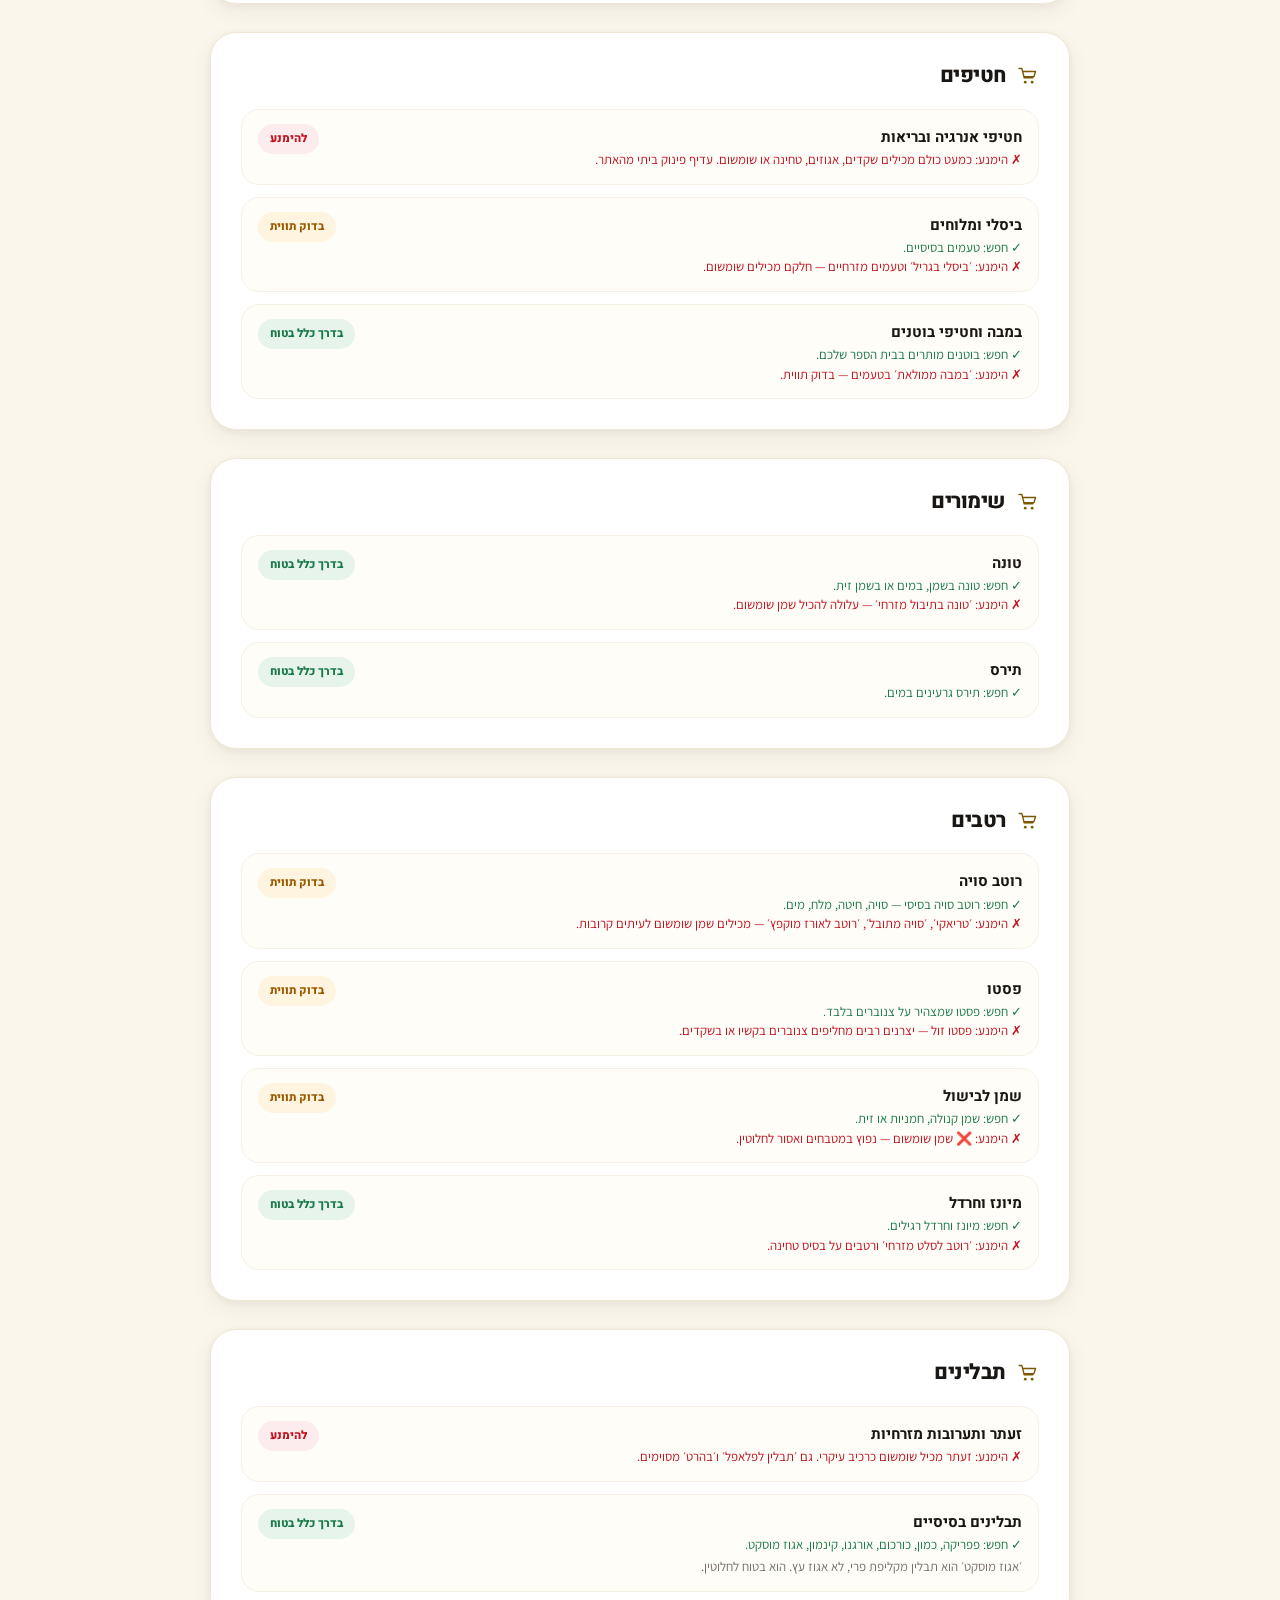
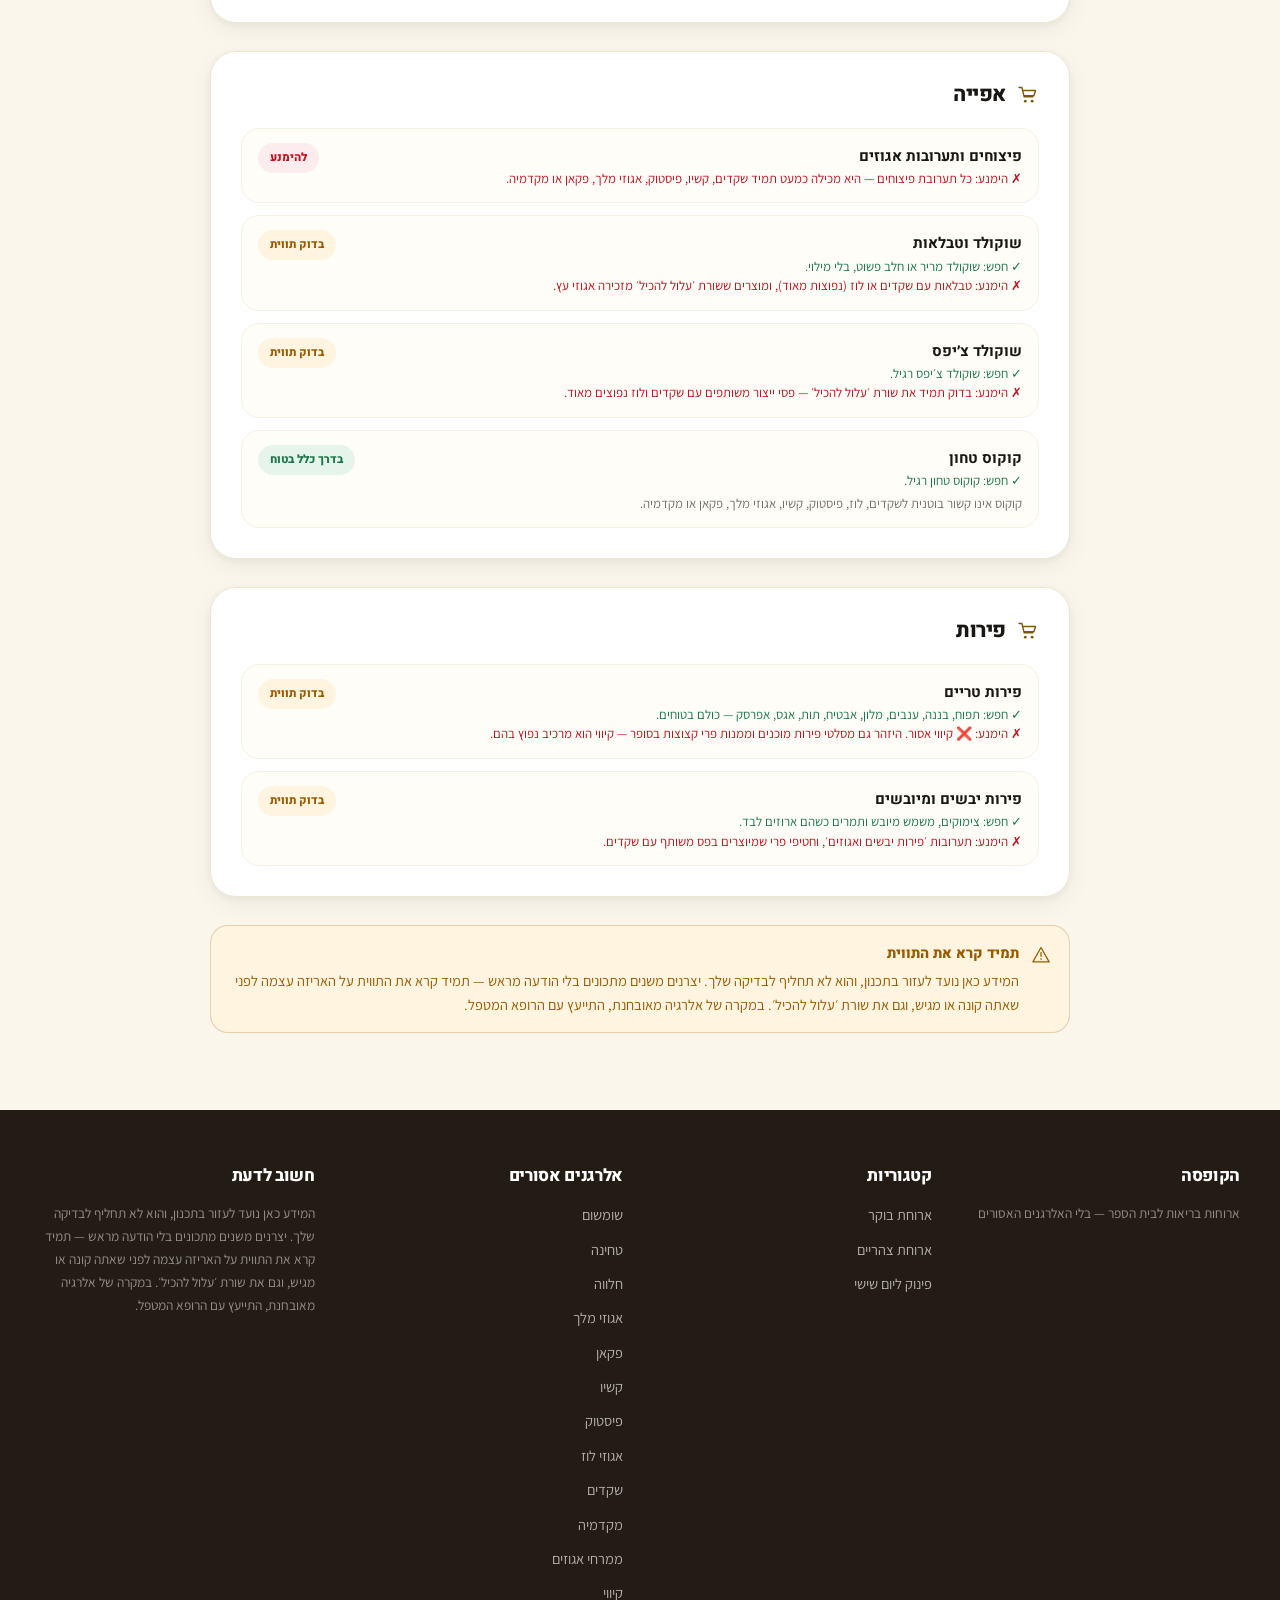
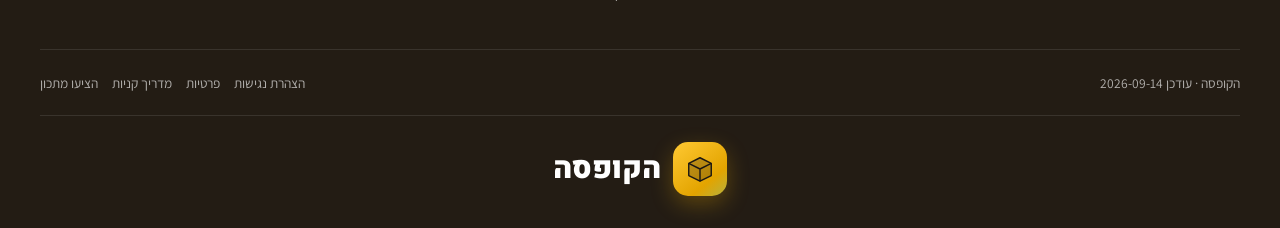
<file: products.html>
<!doctype html>
<html lang="he" dir="rtl">
<head>
<meta charset="utf-8">
<meta name="viewport" content="width=device-width,initial-scale=1">
<title>מדריך קניות · הקופסה</title>
<meta name="description" content="מה לחפש ומה להימנע ממנו בסופר, לפי האלרגנים האסורים בבית הספר.">
<meta name="color-scheme" content="light dark">
<link rel="stylesheet" href="assets/fonts.css">
<link rel="stylesheet" href="assets/style.css">
<link rel="icon" href="data:image/svg+xml,<svg xmlns='http://www.w3.org/2000/svg' viewBox='0 0 100 100'><text y='.9em' font-size='90'>🥪</text></svg>">
</head>
<body data-page="products" class="has-bg">

<main id="app"></main>

<script src="assets/icons.js"></script>
<script src="data/config.js"></script>
<script src="data/products.js"></script>
<script src="data/nutrition.js"></script>
<script src="data/meals-breakfast.js"></script>
<script src="data/meals-lunch.js"></script>
<script src="data/meals-friday.js"></script>
<script src="assets/app.js"></script>
<script src="assets/a11y.js"></script>
</body>
</html>
</file>
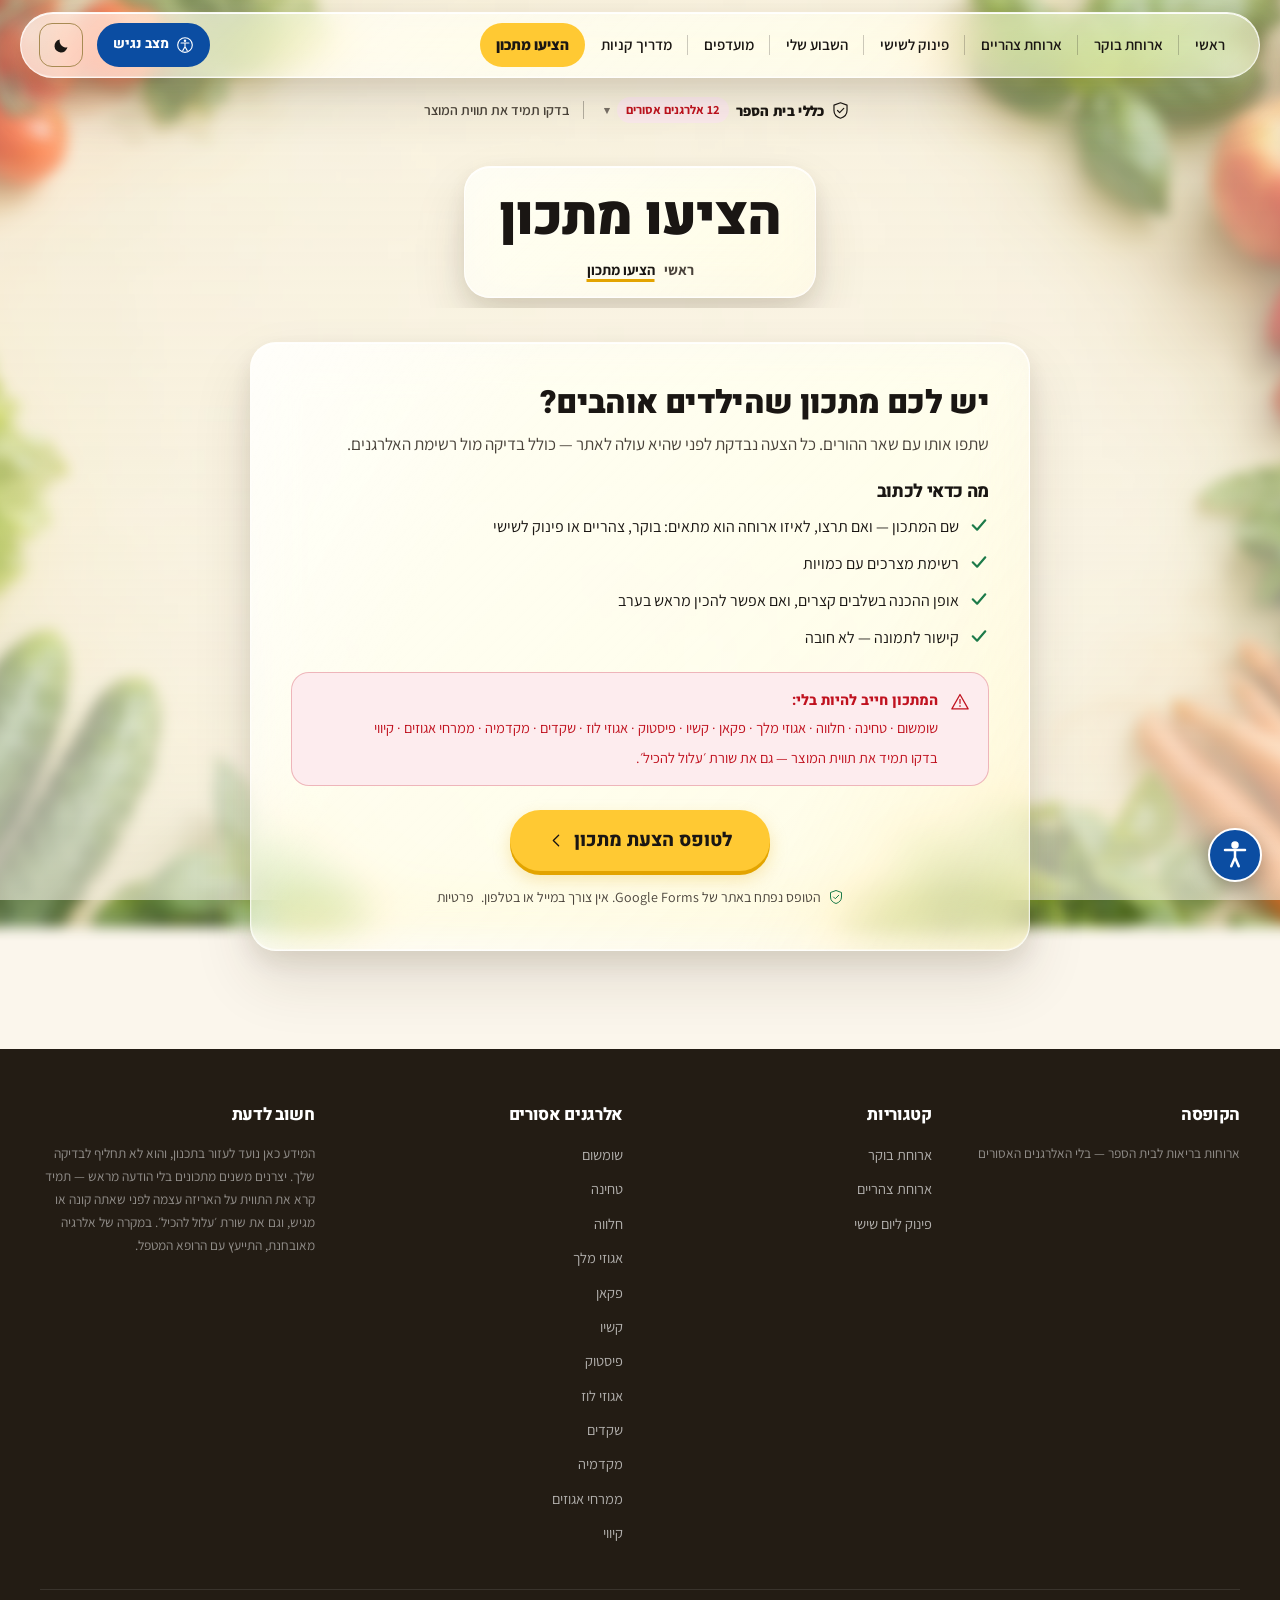
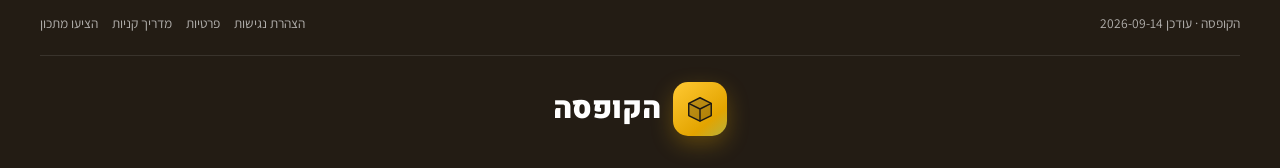
<file: suggest.html>
<!doctype html>
<html lang="he" dir="rtl">
<head>
<meta charset="utf-8">
<meta name="viewport" content="width=device-width,initial-scale=1">
<title>הציעו מתכון · הקופסה</title>
<meta name="description" content="יש לכם מתכון שהילדים אוהבים ומתאים לכללי בית הספר? הציעו אותו לאתר.">
<meta name="color-scheme" content="light dark">
<link rel="stylesheet" href="assets/fonts.css">
<link rel="stylesheet" href="assets/style.css">
<link rel="icon" href="data:image/svg+xml,<svg xmlns='http://www.w3.org/2000/svg' viewBox='0 0 100 100'><text y='.9em' font-size='90'>🥪</text></svg>">
</head>
<body data-page="suggest" class="has-bg">

<main id="app"></main>

<script src="assets/icons.js"></script>
<script src="data/config.js"></script>
<script src="data/products.js"></script>
<script src="data/nutrition.js"></script>
<script src="data/meals-breakfast.js"></script>
<script src="data/meals-lunch.js"></script>
<script src="data/meals-friday.js"></script>
<script src="assets/app.js"></script>
<script src="assets/a11y.js"></script>
</body>
</html>
</file>
<file: assets/fonts.css>
/* פונטים מקומיים — Heebo + Assistant, תת־קבוצות עברית ולטינית בלבד.
   מאוחסנים באתר כדי שלא תישלח אף בקשה לשרתי גוגל. */

@font-face {
  font-family: 'Assistant';
  font-style: normal;
  font-weight: 400;
  font-display: swap;
  src: url(fonts/assistant-400-hebrew.woff2) format('woff2');
  unicode-range: U+0307-0308, U+0590-05FF, U+200C-2010, U+20AA, U+25CC, U+FB1D-FB4F;
}

@font-face {
  font-family: 'Assistant';
  font-style: normal;
  font-weight: 400;
  font-display: swap;
  src: url(fonts/assistant-400-latin.woff2) format('woff2');
  unicode-range: U+0000-00FF, U+0131, U+0152-0153, U+02BB-02BC, U+02C6, U+02DA, U+02DC, U+0304, U+0308, U+0329, U+2000-206F, U+20AC, U+2122, U+2191, U+2193, U+2212, U+2215, U+FEFF, U+FFFD;
}

@font-face {
  font-family: 'Assistant';
  font-style: normal;
  font-weight: 600;
  font-display: swap;
  src: url(fonts/assistant-600-hebrew.woff2) format('woff2');
  unicode-range: U+0307-0308, U+0590-05FF, U+200C-2010, U+20AA, U+25CC, U+FB1D-FB4F;
}

@font-face {
  font-family: 'Assistant';
  font-style: normal;
  font-weight: 600;
  font-display: swap;
  src: url(fonts/assistant-600-latin.woff2) format('woff2');
  unicode-range: U+0000-00FF, U+0131, U+0152-0153, U+02BB-02BC, U+02C6, U+02DA, U+02DC, U+0304, U+0308, U+0329, U+2000-206F, U+20AC, U+2122, U+2191, U+2193, U+2212, U+2215, U+FEFF, U+FFFD;
}

@font-face {
  font-family: 'Assistant';
  font-style: normal;
  font-weight: 700;
  font-display: swap;
  src: url(fonts/assistant-700-hebrew.woff2) format('woff2');
  unicode-range: U+0307-0308, U+0590-05FF, U+200C-2010, U+20AA, U+25CC, U+FB1D-FB4F;
}

@font-face {
  font-family: 'Assistant';
  font-style: normal;
  font-weight: 700;
  font-display: swap;
  src: url(fonts/assistant-700-latin.woff2) format('woff2');
  unicode-range: U+0000-00FF, U+0131, U+0152-0153, U+02BB-02BC, U+02C6, U+02DA, U+02DC, U+0304, U+0308, U+0329, U+2000-206F, U+20AC, U+2122, U+2191, U+2193, U+2212, U+2215, U+FEFF, U+FFFD;
}

@font-face {
  font-family: 'Assistant';
  font-style: normal;
  font-weight: 800;
  font-display: swap;
  src: url(fonts/assistant-800-hebrew.woff2) format('woff2');
  unicode-range: U+0307-0308, U+0590-05FF, U+200C-2010, U+20AA, U+25CC, U+FB1D-FB4F;
}

@font-face {
  font-family: 'Assistant';
  font-style: normal;
  font-weight: 800;
  font-display: swap;
  src: url(fonts/assistant-800-latin.woff2) format('woff2');
  unicode-range: U+0000-00FF, U+0131, U+0152-0153, U+02BB-02BC, U+02C6, U+02DA, U+02DC, U+0304, U+0308, U+0329, U+2000-206F, U+20AC, U+2122, U+2191, U+2193, U+2212, U+2215, U+FEFF, U+FFFD;
}

@font-face {
  font-family: 'Heebo';
  font-style: normal;
  font-weight: 400;
  font-display: swap;
  src: url(fonts/heebo-400-hebrew.woff2) format('woff2');
  unicode-range: U+0307-0308, U+0590-05FF, U+200C-2010, U+20AA, U+25CC, U+FB1D-FB4F;
}

@font-face {
  font-family: 'Heebo';
  font-style: normal;
  font-weight: 400;
  font-display: swap;
  src: url(fonts/heebo-400-latin.woff2) format('woff2');
  unicode-range: U+0000-00FF, U+0131, U+0152-0153, U+02BB-02BC, U+02C6, U+02DA, U+02DC, U+0304, U+0308, U+0329, U+2000-206F, U+20AC, U+2122, U+2191, U+2193, U+2212, U+2215, U+FEFF, U+FFFD;
}

@font-face {
  font-family: 'Heebo';
  font-style: normal;
  font-weight: 600;
  font-display: swap;
  src: url(fonts/heebo-600-hebrew.woff2) format('woff2');
  unicode-range: U+0307-0308, U+0590-05FF, U+200C-2010, U+20AA, U+25CC, U+FB1D-FB4F;
}

@font-face {
  font-family: 'Heebo';
  font-style: normal;
  font-weight: 600;
  font-display: swap;
  src: url(fonts/heebo-600-latin.woff2) format('woff2');
  unicode-range: U+0000-00FF, U+0131, U+0152-0153, U+02BB-02BC, U+02C6, U+02DA, U+02DC, U+0304, U+0308, U+0329, U+2000-206F, U+20AC, U+2122, U+2191, U+2193, U+2212, U+2215, U+FEFF, U+FFFD;
}

@font-face {
  font-family: 'Heebo';
  font-style: normal;
  font-weight: 700;
  font-display: swap;
  src: url(fonts/heebo-700-hebrew.woff2) format('woff2');
  unicode-range: U+0307-0308, U+0590-05FF, U+200C-2010, U+20AA, U+25CC, U+FB1D-FB4F;
}

@font-face {
  font-family: 'Heebo';
  font-style: normal;
  font-weight: 700;
  font-display: swap;
  src: url(fonts/heebo-700-latin.woff2) format('woff2');
  unicode-range: U+0000-00FF, U+0131, U+0152-0153, U+02BB-02BC, U+02C6, U+02DA, U+02DC, U+0304, U+0308, U+0329, U+2000-206F, U+20AC, U+2122, U+2191, U+2193, U+2212, U+2215, U+FEFF, U+FFFD;
}

@font-face {
  font-family: 'Heebo';
  font-style: normal;
  font-weight: 800;
  font-display: swap;
  src: url(fonts/heebo-800-hebrew.woff2) format('woff2');
  unicode-range: U+0307-0308, U+0590-05FF, U+200C-2010, U+20AA, U+25CC, U+FB1D-FB4F;
}

@font-face {
  font-family: 'Heebo';
  font-style: normal;
  font-weight: 800;
  font-display: swap;
  src: url(fonts/heebo-800-latin.woff2) format('woff2');
  unicode-range: U+0000-00FF, U+0131, U+0152-0153, U+02BB-02BC, U+02C6, U+02DA, U+02DC, U+0304, U+0308, U+0329, U+2000-206F, U+20AC, U+2122, U+2191, U+2193, U+2212, U+2215, U+FEFF, U+FFFD;
}

@font-face {
  font-family: 'Heebo';
  font-style: normal;
  font-weight: 900;
  font-display: swap;
  src: url(fonts/heebo-900-hebrew.woff2) format('woff2');
  unicode-range: U+0307-0308, U+0590-05FF, U+200C-2010, U+20AA, U+25CC, U+FB1D-FB4F;
}

@font-face {
  font-family: 'Heebo';
  font-style: normal;
  font-weight: 900;
  font-display: swap;
  src: url(fonts/heebo-900-latin.woff2) format('woff2');
  unicode-range: U+0000-00FF, U+0131, U+0152-0153, U+02BB-02BC, U+02C6, U+02DA, U+02DC, U+0304, U+0308, U+0329, U+2000-206F, U+20AC, U+2122, U+2191, U+2193, U+2212, U+2215, U+FEFF, U+FFFD;
}
</file>
<file: assets/style.css>
/* ============================================================
   הקופסה — עיצוב בהשראת FreshEat, בנוי RTL מלכתחילה
   ============================================================ */

:root{
  /* ============================================================
     פלטת "הקופסה" — ענבר חם.
     כלל ברזל: הצהוב הוא *רקע* בלבד, אף פעם לא צבע טקסט.
     צהוב על לבן נותן 1.7:1 ונכשל; טקסט כהה על צהוב נותן 11.69:1.
     כל ערך כאן נמדד. אל תבהיר בלי לחשב מחדש.
     ============================================================ */
  --amber:#FFC933;          /* רקע לפעולות */
  --on-amber:#1A1613;       /* טקסט על ענבר — כהה *בשני* המצבים. 11.69:1 */
  --amber-soft:#FFE9A8;
  --amber-deep:#E3A400;     /* גבולות והדגשות גרפיות */
  --amber-text:#7A5900;     /* ענבר כטקסט — 6.3:1 על לבן, נשאר מעל 4.5 גם על רקע הזכוכית */
  --leaf:#2E7D4F;           /* ירוק "מותר" */
  --leaf-soft:#E6F4EC;

  --ink:#1A1613;            /* 17.98:1 על לבן */
  --ink-2:#4A433B;          /* 9.73:1 */
  --ink-3:#787068;          /* 4.87:1 — הגבול התחתון, אל תבהיר */

  --body:#FBF6EC;           /* קרם — רקע העמוד */
  --card:#FFFFFF;
  --tint:#FFFDF8;
  --dark:#231C14;           /* חום כהה לפוטר ולפס האלרגנים */

  --border:#EFE6D4;         /* דקורטיבי */
  --border2:#F6F0E4;
  --border-ui:#A88B53;      /* פקדים — 3.24:1 (WCAG 1.4.11) */

  --ok:#1C7A49;  --ok-soft:#E6F4EC;
  --warn:#9A5B00; --warn-soft:#FFF4E0;
  --danger:#C0121F; --danger-soft:#FDECEE;

  /* זכוכית — 82% אטימות. מעל תמונת רקע טיפוסית זה עדיין 14.7:1 לטקסט כהה. */
  --glass:rgba(255,255,255,.82);
  --glass-strong:rgba(255,255,255,.93);
  --glass-line:rgba(255,255,255,.65);

  --r:18px;
  --r-lg:26px;
  --r-pill:100px;
  --sh:0 2px 10px rgba(35,28,20,.06), 0 8px 24px rgba(35,28,20,.05);
  --sh2:0 6px 18px rgba(35,28,20,.10), 0 18px 48px rgba(35,28,20,.10);
  --sh-amber:0 8px 22px rgba(227,164,0,.30);
  --maxw:1240px;
  --title-font:"Heebo",-apple-system,"Segoe UI",Arial,sans-serif;
  --body-font:"Assistant","Heebo",-apple-system,"Segoe UI",Arial,sans-serif;
  --pad:clamp(44px,6vw,88px);
  --tabbar:0px;             /* גובה סרגל תחתון — נדרס בנייד */
}

@media (prefers-color-scheme:dark){
  :root:not([data-theme="light"]){
    --ink:#F7F3EA; --ink-2:#D2D2D2; --ink-3:#A6A6A6;
    --body:#0A0A0A; --card:#161616; --tint:#111111; --dark:#000000;
    --border:#2B2B2B; --border2:#202020; --border-ui:#7E7E7E;
    --amber:#FFC933; --on-amber:#1A1613; --amber-soft:#4A3A10; --amber-deep:#FFD866; --amber-text:#FFC933;
    --leaf:#5CCB8C; --leaf-soft:#12301F;
    --ok:#5CCB8C; --ok-soft:#12301F; --warn:#FFC266; --warn-soft:#2A2110; --danger:#FF8A94; --danger-soft:#33151A;
    --glass:rgba(22,22,22,.84); --glass-strong:rgba(20,20,20,.95); --glass-line:rgba(255,255,255,.10);
    --sh:0 2px 10px rgba(0,0,0,.4), 0 8px 24px rgba(0,0,0,.3);
    --sh2:0 6px 18px rgba(0,0,0,.5), 0 18px 48px rgba(0,0,0,.4);
    --sh-amber:0 8px 22px rgba(0,0,0,.45);
  }
}
:root[data-theme="dark"]{
    --ink:#F7F3EA; --ink-2:#D2D2D2; --ink-3:#A6A6A6;
    --body:#0A0A0A; --card:#161616; --tint:#111111; --dark:#000000;
    --border:#2B2B2B; --border2:#202020; --border-ui:#7E7E7E;
    --amber:#FFC933; --on-amber:#1A1613; --amber-soft:#4A3A10; --amber-deep:#FFD866; --amber-text:#FFC933;
    --leaf:#5CCB8C; --leaf-soft:#12301F;
    --ok:#5CCB8C; --ok-soft:#12301F; --warn:#FFC266; --warn-soft:#2A2110; --danger:#FF8A94; --danger-soft:#33151A;
    --glass:rgba(22,22,22,.84); --glass-strong:rgba(20,20,20,.95); --glass-line:rgba(255,255,255,.10);
    --sh:0 2px 10px rgba(0,0,0,.4), 0 8px 24px rgba(0,0,0,.3);
    --sh2:0 6px 18px rgba(0,0,0,.5), 0 18px 48px rgba(0,0,0,.4);
    --sh-amber:0 8px 22px rgba(0,0,0,.45);
}

*,*::before,*::after{box-sizing:border-box}
html{-webkit-text-size-adjust:100%;scroll-behavior:smooth}
body{
  margin:0;background:var(--body);color:var(--ink-2);
  font-family:var(--body-font);font-size:16px;line-height:1.75;
  direction:rtl;text-align:right;-webkit-font-smoothing:antialiased;
  overflow-x:hidden;
}
h1,h2,h3,h4,h5,h6{
  font-family:var(--title-font);color:var(--ink);
  font-weight:800;line-height:1.22;letter-spacing:-.02em;margin:0 0 12px;
}
p{margin:0 0 14px}
a{color:inherit;text-decoration:none}
img{max-width:100%;height:auto;display:block}
button{font:inherit}
ul,ol{list-style:none;margin:0;padding:0}

.wrap{max-width:var(--maxw);margin:0 auto;padding:0 20px}
.sr{position:absolute;width:1px;height:1px;overflow:hidden;clip:rect(0 0 0 0)}
.sec{padding:var(--pad) 0}
.sec-cream{background:var(--body)}
.sec-tint{background:var(--tint)}

/* ================= כותרת עליונה ================= */
.hdr{position:sticky;top:0;z-index:60;background:var(--body);border-bottom:1px solid var(--border2)}
.hdr-in{max-width:var(--maxw);margin:0 auto;padding:14px 20px;display:flex;align-items:center;gap:16px}
.logo{display:flex;align-items:center;gap:11px;font-family:var(--title-font);font-weight:800;font-size:22px;color:var(--ink)}
.logo-mark{
  width:44px;height:44px;border-radius:13px;flex:0 0 auto;
  background:linear-gradient(140deg,var(--amber),var(--amber-deep));
  display:grid;place-items:center;color:var(--on-amber);box-shadow:var(--sh-amber);
}
.logo-mark svg{width:26px;height:26px}
.logo small{display:block;font-family:var(--body-font);font-size:11.5px;font-weight:600;color:var(--ink-3);letter-spacing:.04em;margin-top:-4px}
.hdr-spacer{flex:1}
.nav{display:flex;align-items:center;gap:4px}
.nav a{
  padding:10px 16px;border-radius:var(--r-pill);font-weight:700;font-size:15px;
  color:var(--ink);transition:.2s;
}
.nav a:hover,.nav a[aria-current="page"]{background:var(--amber);color:var(--on-amber)}
.icon-btn{
  width:44px;height:44px;border-radius:13px;border:1.5px solid var(--border-ui);
  background:transparent;color:var(--ink);display:grid;place-items:center;cursor:pointer;transition:.2s;
}
.icon-btn:hover{background:var(--amber);border-color:var(--amber);color:var(--on-amber);transform:translateY(-2px)}
.icon-btn svg{width:19px;height:19px}

/* ================= פס אלרגנים ================= */
/* (הפס הכהה הישן הוסר — עכשיו האלרגנים בגלולת זכוכית, ראה עיצוב 2.0) */
.allergy-bar-in{max-width:var(--maxw);margin:0 auto;padding:10px 20px;display:flex;align-items:center;gap:9px;flex-wrap:wrap}
.allergy-bar b{color:var(--amber-deep);font-weight:800;letter-spacing:.02em}
.chip{
  display:inline-flex;align-items:center;gap:5px;background:rgba(255,255,255,.1);
  border:1px solid rgba(255,255,255,.16);padding:2px 12px;border-radius:var(--r-pill);
  font-size:12.5px;font-weight:700;color:#fff;
}
.chip-ok{background:rgba(27,156,87,.18);border-color:rgba(27,156,87,.4);color:#7ee6ac}

/* ================= כותרת סקשן ================= */
.title-area{text-align:center;max-width:720px;margin:0 auto 46px}
.sub-title{
  display:inline-flex;align-items:center;gap:9px;color:var(--amber-text);
  font-family:var(--title-font);font-weight:800;font-size:14.5px;
  letter-spacing:.14em;margin-bottom:14px;
}
.sub-title::before,.sub-title::after{
  content:"";width:26px;height:2px;background:var(--amber-text);opacity:.5;
}
.title-area h2{font-size:clamp(28px,4.4vw,46px);margin:0 0 12px}
.title-area p{color:var(--ink-2);font-size:17px;margin:0}

/* ================= כפתורים ================= */
.btn{
  display:inline-flex;align-items:center;justify-content:center;gap:9px;
  background:var(--amber);color:var(--on-amber);border:0;border-radius:var(--r-pill);
  padding:14px 30px;font-family:var(--title-font);font-weight:800;font-size:15.5px;
  cursor:pointer;transition:.25s;box-shadow:var(--sh-amber);position:relative;overflow:hidden;
}
.btn:hover{background:var(--amber-deep);color:var(--on-amber);transform:translateY(-3px);box-shadow:0 14px 34px rgba(191,80,0,.3)}
.btn svg{width:17px;height:17px}
.btn-out{background:transparent;color:var(--ink);border:1.5px solid var(--border-ui);box-shadow:none}
.btn-out:hover{background:var(--amber);border-color:var(--amber);color:var(--on-amber);box-shadow:var(--sh-amber)}
.btn-dark{background:var(--dark);box-shadow:none}
.btn-dark:hover{background:var(--amber)}
.btn-sm{padding:10px 20px;font-size:14px}
.btn-row{display:flex;gap:12px;flex-wrap:wrap}

/* ================= באנר ראשי ================= */
.banner{position:relative;background:var(--body);overflow:hidden;padding:clamp(48px,7vw,84px) 0}
.banner::after{
  content:"";position:absolute;top:-140px;left:-140px;width:420px;height:420px;
  border-radius:50%;background:radial-gradient(circle,rgba(252,121,26,.16),transparent 70%);
}
.banner-in{
  max-width:var(--maxw);margin:0 auto;padding:0 20px;
  display:grid;gap:40px;align-items:center;grid-template-columns:1fr;position:relative;z-index:2;
}
@media(min-width:960px){.banner-in{grid-template-columns:1.05fr .95fr}}
.banner h1{font-size:clamp(34px,6vw,62px);line-height:1.1;margin-bottom:18px}
.banner h1 em{font-style:normal;color:var(--amber-text);position:relative}
.banner h1 em::after{
  content:"";position:absolute;inset-inline:0;bottom:6px;height:10px;
  background:var(--amber-deep);opacity:.22;border-radius:4px;z-index:-1;
}
.banner .lede{font-size:clamp(16px,2vw,19px);color:var(--ink-2);max-width:52ch;margin-bottom:26px}
.banner-media{position:relative;display:grid;place-items:center;min-height:280px}
.banner-media > img,.banner-media > .ph{grid-area:1/1}
.banner-media > img{z-index:2}
.banner-media img{
  width:100%;max-width:520px;border-radius:var(--r-lg);
  box-shadow:var(--sh2);aspect-ratio:4/3;object-fit:cover;
}
.banner-media .ph{
  width:100%;max-width:520px;aspect-ratio:4/3;border-radius:var(--r-lg);
  background:
    repeating-linear-gradient(45deg,var(--border2) 0 14px,transparent 14px 28px),
    linear-gradient(140deg,rgba(235,0,41,.07),rgba(252,121,26,.12));
  border:2px dashed var(--border);display:grid;place-items:center;text-align:center;padding:26px;
}
.banner-media .ph b{display:block;font-family:var(--title-font);color:var(--ink);font-size:17px;margin-bottom:5px}
.banner-media .ph span{font-size:13.5px;color:var(--ink-3);font-family:monospace;direction:ltr}
.banner-stats{display:flex;gap:14px;flex-wrap:wrap;margin-top:8px}
.bstat{background:var(--card);border:1px solid var(--border);border-radius:var(--r);padding:12px 20px;box-shadow:var(--sh)}
.bstat b{display:block;font-family:var(--title-font);font-size:26px;color:var(--amber-text);line-height:1.1}
.bstat span{font-size:13px;font-weight:600;color:var(--ink-3)}

/* ================= כרטיסי קטגוריה ================= */
.cats{display:grid;gap:26px;grid-template-columns:repeat(auto-fit,minmax(290px,1fr))}
.cat{
  position:relative;background:var(--card);border:1px solid var(--border);
  border-radius:var(--r-lg);padding:0 0 30px;
  box-shadow:var(--sh);transition:.3s cubic-bezier(.3,.9,.4,1);text-align:center;
}
.cat:hover{transform:translateY(-9px);box-shadow:var(--sh2);border-color:var(--amber-text)}
/* .cat-top גוזר את התמונה, אבל .cat-ico חייב לחרוג ממנו — לכן הוא אח ולא בן */
.cat-top{
  position:relative;height:180px;background:var(--body);overflow:hidden;display:grid;
  border-radius:var(--r-lg) var(--r-lg) 0 0;
}
.cat-top > img,.cat-top > .ph{grid-area:1/1;width:100%;height:100%}
.cat-top img{object-fit:cover;transition:.5s;z-index:2}
.cat:hover .cat-top img{transform:scale(1.07)}
.cat-top .ph{
  display:grid;place-items:center;padding:16px 16px 46px;
  background:repeating-linear-gradient(45deg,var(--border2) 0 12px,transparent 12px 24px);
}
.ph-path{
  font-family:monospace;direction:ltr;font-size:12px;color:var(--ink-3);
  background:var(--body);padding:5px 10px;border-radius:8px;border:1px solid var(--border);
  word-break:break-all;line-height:1.5;
}
.cat-top .ph svg{width:74px;height:74px;opacity:.85}
.cat-ico{
  position:absolute;top:143px;inset-inline-start:50%;transform:translateX(50%);
  width:74px;height:74px;border-radius:50%;background:var(--card);
  display:grid;place-items:center;box-shadow:var(--sh2);border:4px solid var(--card);z-index:3;
}
.cat-ico svg{width:42px;height:42px}
.cat-body{padding:46px 24px 0}
.cat h3{font-size:24px;margin-bottom:9px}
.cat p{color:var(--ink-2);font-size:15px;min-height:72px;margin-bottom:18px}
.cat-count{
  display:inline-flex;align-items:center;gap:7px;color:var(--amber-text);
  font-family:var(--title-font);font-weight:800;font-size:15px;
}
.cat-count svg{width:15px;height:15px;transition:.25s}
.cat:hover .cat-count svg{transform:translateX(-5px)}

/* ================= כרטיס מנה ================= */
.meals{display:grid;gap:26px;grid-template-columns:repeat(auto-fill,minmax(260px,1fr))}
.dish{
  position:relative;background:var(--card);border:1px solid var(--border);
  border-radius:var(--r-lg);padding:70px 22px 26px;margin-top:62px;text-align:center;
  box-shadow:var(--sh);transition:.3s cubic-bezier(.3,.9,.4,1);display:block;
}
.dish:hover{transform:translateY(-9px);box-shadow:var(--sh2);border-color:var(--amber-text)}
.dish-thumb{
  position:absolute;top:-58px;inset-inline-start:50%;transform:translateX(50%);
  width:132px;height:132px;border-radius:50%;overflow:hidden;
  background:var(--body);border:5px solid var(--card);box-shadow:var(--sh);transition:.35s;
  display:grid;
}
/* רק התמונה והאיור נמתחים. תווית ההמחשה היא בן ישיר גם היא —
   בלי המיקוד הזה היא נמתחה על כל השטח והרקע הכהה שלה כיסה את התמונה. */
.dish-thumb > img,.dish-thumb > .ph{grid-area:1/1;width:100%;height:100%}
.dish-thumb > .illus-note{grid-area:1/1;align-self:end;justify-self:start;width:auto;height:auto}
.dish:hover .dish-thumb{transform:translateX(50%) rotate(-6deg) scale(1.05)}
.dish-thumb img{object-fit:cover;z-index:2}
.dish-thumb .ph{display:grid;place-items:center;background:var(--tint)}
.dish-thumb .ph svg{width:78px;height:78px}
.dish h3{font-size:18.5px;margin-bottom:7px;min-height:46px;display:flex;align-items:center;justify-content:center}
.dish p{
  color:var(--ink-2);font-size:14px;line-height:1.55;margin-bottom:14px;min-height:66px;
  display:-webkit-box;-webkit-line-clamp:3;-webkit-box-orient:vertical;overflow:hidden;
}
.dish-meta{
  display:flex;align-items:center;justify-content:center;gap:8px;flex-wrap:wrap;
  font-size:12.5px;font-weight:700;color:var(--ink-3);padding-top:14px;border-top:1px dashed var(--border);
}
.dot{width:3px;height:3px;border-radius:50%;background:var(--border);flex:0 0 auto}
.dish-badge{
  position:absolute;top:16px;inset-inline-end:16px;background:var(--amber);color:var(--on-amber);
  font-size:11.5px;font-weight:800;padding:4px 11px;border-radius:var(--r-pill);z-index:4;
}
.dish-badge.b2{background:var(--amber-deep);color:var(--ink)}

/* דרגות קושי */
.pips{display:inline-flex;gap:3px;align-items:center}
.pip{width:7px;height:7px;border-radius:2px;background:var(--border)}
.pip.on{background:var(--d-color,var(--amber-text))}
.d1{--d-color:#1B9C57}.d2{--d-color:#84cc16}.d3{--d-color:#EAB308}
.d4{--d-color:#FC791A}.d5{--d-color:#EB0029}

/* ================= Breadcrumb ================= */
.crumb-hero{
  position:relative;background:var(--dark);color:#fff;padding:clamp(46px,7vw,80px) 0;
  text-align:center;overflow:hidden;
}
.crumb-hero::before{
  content:"";position:absolute;inset:0;
  background-image:var(--crumb-img,none);background-size:cover;background-position:center;
  opacity:.28;
}
.crumb-hero::after{
  content:"";position:absolute;inset:0;
  background:linear-gradient(180deg,rgba(35,28,20,.55),rgba(35,28,20,.9));
}
.crumb-hero > *{position:relative;z-index:2}
/* בדף מנה הכותרת האמיתית מופיעה מיד אחרי, אז כאן רק פירורי הלחם */
.crumb-hero.compact{padding:22px 0}
.crumb-hero h1{color:#fff;font-size:clamp(28px,5vw,48px);margin-bottom:14px}
.crumb-nav{display:flex;align-items:center;justify-content:center;gap:9px;font-size:14.5px;font-weight:700;flex-wrap:wrap;color:rgba(255,255,255,.7)}
.crumb-nav a{color:#fff}
.crumb-nav a:hover{color:var(--amber-deep)}
.crumb-nav svg{width:12px;height:12px}
.crumb-nav .cur{color:var(--amber-deep)}

/* ================= סרגל סינון ================= */
.toolbar{
  display:flex;gap:12px;flex-wrap:wrap;align-items:center;
  background:var(--card);border:1px solid var(--border);border-radius:var(--r-lg);
  padding:18px;margin-bottom:44px;box-shadow:var(--sh);
}
.search{
  flex:1 1 250px;display:flex;align-items:center;gap:10px;
  background:var(--tint);border:1.5px solid var(--border-ui);border-radius:var(--r-pill);padding:0 20px;
}
.search svg{width:17px;height:17px;color:var(--ink-3);flex:0 0 auto}
.search input{flex:1;border:0;background:transparent;padding:13px 0;color:var(--ink);font-size:15px;outline:none;font-family:inherit}
.seg{display:flex;gap:4px;background:var(--tint);padding:5px;border-radius:var(--r-pill);border:1.5px solid var(--border-ui)}
.seg button{
  border:0;background:transparent;padding:9px 20px;border-radius:var(--r-pill);
  font-family:var(--title-font);font-size:14px;font-weight:700;color:var(--ink-2);cursor:pointer;transition:.2s;white-space:nowrap;
}
.seg button:hover{color:var(--amber-text)}
.seg button[aria-pressed="true"]{background:var(--amber);color:var(--on-amber)}
.sel{
  border:1.5px solid var(--border-ui);background:var(--tint);color:var(--ink);
  padding:12px 18px;border-radius:var(--r-pill);font-size:14px;font-weight:700;
  font-family:var(--title-font);cursor:pointer;
}
.empty{padding:80px 20px;text-align:center;color:var(--ink-3);border:2px dashed var(--border);border-radius:var(--r-lg)}
.grp-head{display:flex;align-items:center;gap:14px;margin:0 0 70px}
.grp-head h2{font-size:26px;margin:0;white-space:nowrap}
.grp-head .ln{flex:1;height:1px;background:var(--border)}
.grp-head span{color:var(--amber-text);font-weight:800;font-family:var(--title-font)}

/* ================= דף מנה ================= */
.meal-top{display:grid;gap:36px;grid-template-columns:1fr;align-items:center;padding:var(--pad) 0 0}
@media(min-width:900px){.meal-top{grid-template-columns:.85fr 1.15fr}}
.meal-figure{position:relative;display:grid;place-items:center}
.meal-figure > img,.meal-figure > .ph{grid-area:1/1}
.meal-figure > img{z-index:2}
.meal-figure img{width:100%;max-width:400px;aspect-ratio:1;object-fit:cover;border-radius:50%;box-shadow:var(--sh2);border:10px solid var(--card)}
.meal-figure .ph{
  width:100%;max-width:400px;aspect-ratio:1;border-radius:50%;
  background:var(--body);border:10px solid var(--card);box-shadow:var(--sh2);
  display:grid;place-items:center;text-align:center;padding:30px;
}
.meal-figure .ph svg{width:140px;height:140px;margin-bottom:10px}
.meal-figure .ph span{font-size:12px;color:var(--ink-3);font-family:monospace;direction:ltr;word-break:break-all}
.meal-top h1{font-size:clamp(28px,4.6vw,46px);margin-bottom:14px}
.meal-top .lede{font-size:17.5px;color:var(--ink-2);margin-bottom:24px}
.tag-row{display:flex;gap:8px;flex-wrap:wrap;margin-bottom:22px}
.tag{background:var(--body);border:1px solid var(--border);color:var(--ink-2);padding:5px 15px;border-radius:var(--r-pill);font-size:13px;font-weight:700}
.stats{display:flex;gap:12px;flex-wrap:wrap;margin-bottom:24px}
.stat{background:var(--card);border:1px solid var(--border);border-radius:var(--r);padding:13px 20px;display:flex;align-items:center;gap:12px;box-shadow:var(--sh)}
.stat > svg{width:22px;height:22px;color:var(--amber-text)}
.stat b{display:block;font-family:var(--title-font);font-size:16px;color:var(--ink);line-height:1.25}
.stat span{font-size:12px;color:var(--ink-3);font-weight:600}

.grid2{display:grid;gap:28px;grid-template-columns:1fr;padding:var(--pad) 0}
@media(min-width:920px){.grid2{grid-template-columns:1.05fr .95fr;align-items:start}}

.card{background:var(--card);border:1px solid var(--border);border-radius:var(--r-lg);padding:30px;box-shadow:var(--sh);margin-bottom:28px}
.card > h2{font-size:21px;margin:0 0 20px;display:flex;align-items:center;gap:11px}
.card > h2 svg{width:22px;height:22px;color:var(--amber-text);flex:0 0 auto}

/* ---- ערכים תזונתיים ---- */
.nutri{display:grid;gap:14px}
.nrow{background:var(--tint);border:1px solid var(--border2);border-radius:var(--r);padding:16px 18px}
.nrow-top{display:flex;align-items:baseline;gap:10px;margin-bottom:11px}
.nrow-top .nm{font-family:var(--title-font);font-weight:800;font-size:16px;color:var(--ink);flex:1}
.nrow-top .val{font-family:var(--title-font);font-weight:800;font-size:25px;color:var(--ink);line-height:1}
.nrow-top .un{font-size:13px;font-weight:700;color:var(--ink-3)}
.nbar{height:11px;border-radius:var(--r-pill);background:var(--border2);overflow:hidden;position:relative}
.nbar i{display:block;height:100%;border-radius:var(--r-pill);background:var(--nc,var(--amber-text));transition:width .7s cubic-bezier(.3,.9,.4,1)}
.nfoot{display:flex;align-items:center;gap:8px;margin-top:9px;font-size:13px;flex-wrap:wrap}
.npct{font-family:var(--title-font);font-weight:800;font-size:15px;color:var(--nc,var(--amber-text))}
.nfoot span{color:var(--ink-3);font-weight:600}
.nbasis{font-size:12.5px;color:var(--ink-3);margin-top:7px;line-height:1.5}
.n-good{--nc:var(--ok)}
.n-mid{--nc:var(--amber-deep)}
.n-high{--nc:var(--danger)}
.nserve{
  display:flex;align-items:center;gap:9px;background:var(--body);border-radius:var(--r);
  padding:12px 16px;margin-bottom:16px;font-size:14px;font-weight:700;color:var(--ink);
}
.nserve svg{width:18px;height:18px;color:var(--amber-text);flex:0 0 auto}

/* ---- רשימת קניות ---- */
.shop li{display:flex;gap:14px;align-items:flex-start;padding:14px 0;border-bottom:1px dashed var(--border)}
.shop li:last-child{border-bottom:0;padding-bottom:0}
.shop-cb{
  width:24px;height:24px;flex:0 0 auto;margin-top:3px;border-radius:8px;
  border:2px solid var(--border-ui);background:transparent;cursor:pointer;
  display:grid;place-items:center;transition:.2s;padding:0;
}
.shop-cb svg{width:13px;height:13px;color:#fff;opacity:0;transition:.2s}
.shop-cb[aria-checked="true"]{background:var(--ok);border-color:var(--ok)}
.shop-cb[aria-checked="true"] svg{opacity:1}
.shop-txt{flex:1;min-width:0}
.shop-txt b{font-family:var(--title-font);font-weight:700;font-size:15.5px;color:var(--ink)}
.shop-txt .q{color:var(--ink-3);font-weight:600;font-size:14px}
.shop-txt .note{display:block;color:var(--ink-2);font-size:13.5px;margin-top:3px}
.shop li[data-done="1"] .shop-txt b,.shop li[data-done="1"] .shop-txt .q{text-decoration:line-through;opacity:.5}
.flag{
  display:inline-flex;align-items:flex-start;gap:7px;margin-top:7px;
  background:var(--warn-soft);color:var(--warn);border:1px solid color-mix(in srgb,var(--warn) 30%,transparent);
  padding:6px 12px;border-radius:10px;font-size:12.5px;font-weight:700;line-height:1.45;
}
.flag svg{width:13px;height:13px;flex:0 0 auto;margin-top:2px}

/* ---- שלבים ---- */
.steps{counter-reset:s}
.steps li{counter-increment:s;position:relative;padding:0 52px 22px 0;color:var(--ink-2);font-size:15.5px}
.steps li:last-child{padding-bottom:0}
.steps li::before{
  content:counter(s);position:absolute;right:0;top:-2px;width:34px;height:34px;border-radius:50%;
  background:var(--amber);color:var(--on-amber);display:grid;place-items:center;
  font-family:var(--title-font);font-weight:800;font-size:15px;box-shadow:var(--sh-amber);
}
.steps li::after{content:"";position:absolute;right:16.5px;top:38px;bottom:8px;width:2px;background:var(--border)}
.steps li:last-child::after{display:none}

.tips li{
  padding:14px 18px;background:var(--tint);border-radius:var(--r);margin-bottom:11px;
  font-size:15px;color:var(--ink-2);border-inline-start:4px solid var(--amber-deep);
}
.tips li:last-child{margin-bottom:0}

.alert{border-radius:var(--r);padding:16px 18px;font-size:14.5px;line-height:1.6;display:flex;gap:12px;align-items:flex-start;margin-bottom:12px}
.alert:last-child{margin-bottom:0}
.alert svg{width:20px;height:20px;flex:0 0 auto;margin-top:3px}
.alert-danger{background:var(--danger-soft);color:var(--danger);border:1px solid color-mix(in srgb,var(--danger) 25%,transparent)}
.alert-warn{background:var(--warn-soft);color:var(--warn);border:1px solid color-mix(in srgb,var(--warn) 25%,transparent)}
.alert-info{background:var(--tint);color:var(--ink-2);border:1px solid var(--border)}
.alert b{display:block;margin-bottom:4px;font-family:var(--title-font);font-weight:800}

.dscale{display:flex;gap:5px;margin:14px 0 12px}
.dstep{flex:1;height:9px;border-radius:var(--r-pill);background:var(--border2)}
.dstep.on{background:var(--d-color,var(--amber-text))}
.dlabel{font-size:14.5px;color:var(--ink-2);margin:0}
.dlabel b{color:var(--ink);font-family:var(--title-font)}

/* ---- מוצרים ---- */
.prods{display:grid;gap:12px}
.prod{display:flex;gap:14px;align-items:center;background:var(--tint);border:1px solid var(--border2);border-radius:var(--r);padding:14px 16px}
.prod-b{flex:1;min-width:0}
.prod-b b{font-family:var(--title-font);font-size:15px;color:var(--ink);display:block}
.prod-b span{font-size:13px;color:var(--ink-3);display:block;line-height:1.5}
.badge{font-size:11.5px;font-weight:800;padding:5px 12px;border-radius:var(--r-pill);white-space:nowrap;flex:0 0 auto;font-family:var(--title-font)}
.badge-ok{background:var(--ok-soft);color:var(--ok)}
.badge-warn{background:var(--warn-soft);color:var(--warn)}
.badge-no{background:var(--danger-soft);color:var(--danger)}

/* ================= CTA ================= */
.cta{
  background:var(--dark);border-radius:var(--r-lg);padding:clamp(34px,5vw,60px);
  text-align:center;position:relative;overflow:hidden;
}
.cta::before{
  content:"";position:absolute;top:-90px;inset-inline-end:-90px;width:300px;height:300px;border-radius:50%;
  background:radial-gradient(circle,rgba(252,121,26,.3),transparent 70%);
}
.cta > *{position:relative;z-index:2}
.cta h2{color:#fff;font-size:clamp(24px,3.6vw,38px)}
.cta p{color:rgba(255,255,255,.72);max-width:56ch;margin:0 auto 24px;font-size:16.5px}

/* ================= פוטר ================= */
.ftr{background:var(--dark);color:rgba(255,255,255,.65);padding:56px 0 26px;margin-top:0}
.ftr-in{max-width:var(--maxw);margin:0 auto;padding:0 20px}
.ftr-grid{display:grid;gap:34px;grid-template-columns:repeat(auto-fit,minmax(230px,1fr));margin-bottom:34px}
.ftr h3,.ftr h4{color:#fff;font-size:17px;margin-bottom:16px}
.ftr .logo{color:#fff;margin-bottom:14px}
.ftr a{color:rgba(255,255,255,.65)}
.ftr a:hover{color:var(--amber-deep)}
.ftr li{margin-bottom:9px;font-size:14.5px}
.ftr-note{font-size:13.5px;line-height:1.7;color:rgba(255,255,255,.5)}
.ftr-bot{border-top:1px solid rgba(255,255,255,.1);padding-top:22px;font-size:13.5px;display:flex;gap:14px;flex-wrap:wrap;align-items:center}

/* ================= ניהול ================= */
.adm-grid{display:grid;gap:24px;grid-template-columns:1fr;align-items:start}
@media(min-width:1040px){.adm-grid{grid-template-columns:340px 1fr}}
.adm-list{max-height:72vh;overflow:auto;border:1px solid var(--border);border-radius:var(--r-lg);background:var(--card)}
.adm-item{display:block;width:100%;text-align:right;border:0;border-bottom:1px solid var(--border2);background:transparent;padding:13px 17px;cursor:pointer;font-family:inherit;color:var(--ink)}
.adm-item:hover{background:var(--tint)}
.adm-item[aria-current="true"]{background:var(--amber);color:var(--on-amber)}
.adm-item small{display:block;color:var(--ink-3);font-size:12px;font-weight:600}
.adm-item[aria-current="true"] small{color:rgba(255,255,255,.8)}
.adm-grp{padding:11px 17px;background:var(--body);font-family:var(--title-font);font-weight:800;font-size:13px;color:var(--ink-2);border-bottom:1px solid var(--border)}
.fld{margin-bottom:17px}
.fld label{display:block;font-family:var(--title-font);font-size:14px;font-weight:800;margin-bottom:7px;color:var(--ink)}
.fld input,.fld textarea,.fld select{
  width:100%;border:1.5px solid var(--border-ui);background:var(--tint);color:var(--ink);
  border-radius:12px;padding:12px 15px;font-family:inherit;font-size:15px;outline:none;transition:.2s;
}
.fld input:focus,.fld textarea:focus,.fld select:focus{border-color:var(--amber-text);background:var(--card)}
.fld textarea{min-height:110px;resize:vertical;line-height:1.7}
.fld .hint{font-size:12.5px;color:var(--ink-3);margin-top:6px;line-height:1.6}
.fld-row{display:grid;gap:14px;grid-template-columns:repeat(auto-fit,minmax(150px,1fr))}
.toast{
  position:fixed;bottom:26px;inset-inline-start:26px;z-index:200;
  background:var(--dark);color:#fff;padding:15px 24px;border-radius:var(--r-pill);
  font-family:var(--title-font);font-weight:800;font-size:15px;box-shadow:var(--sh2);
  opacity:0;transform:translateY(14px);transition:.3s;pointer-events:none;
}
.toast.show{opacity:1;transform:none}

/* ================= אנימציית כניסה ================= */
@media(prefers-reduced-motion:no-preference){
  .rise{opacity:0;transform:translateY(26px);transition:opacity .6s,transform .6s cubic-bezier(.3,.9,.4,1)}
  .rise.in{opacity:1;transform:none}
}

/* ============================================================
   התאמה לנייד
   ============================================================ */

/* --- תפריט מתקפל --- */
.nav-toggle{display:none}
.nav-toggle .ic-close{display:none}
.nav-toggle[aria-expanded="true"] .ic-open{display:none}
.nav-toggle[aria-expanded="true"] .ic-close{display:grid}

@media(max-width:920px){
  .hdr{position:sticky;top:0}
  .hdr-in{position:static;gap:10px}
  .nav-toggle{display:grid}
  .nav{
    display:none;position:absolute;top:100%;inset-inline:0;z-index:70;
    flex-direction:column;align-items:stretch;gap:4px;
    background:var(--body);border-bottom:1px solid var(--border);
    padding:12px 16px 18px;box-shadow:var(--sh2);
  }
  .nav.open{display:flex}
  .nav a{padding:14px 18px;font-size:16.5px;border-radius:12px}
}

@media(max-width:760px){
  .logo{font-size:19px;gap:9px}
  .logo-mark{width:38px;height:38px;border-radius:11px}
  .logo-mark svg{width:22px;height:22px}
  .icon-btn{width:40px;height:40px}

  .allergy-bar{font-size:12.5px}
  .allergy-bar-in{padding:9px 16px;gap:6px}
  .chip{padding:2px 10px;font-size:11.5px}

  .wrap,.hdr-in,.allergy-bar-in,.banner-in,.ftr-in{padding-inline:16px}

  /* טורים בודדים */
  .banner-in,.meal-top,.grid2,.adm-grid{grid-template-columns:1fr!important}
  .banner-media{min-height:0;order:-1}
  .banner-media img,.banner-media .ph{max-width:100%}
  .banner-stats{gap:10px}
  .bstat{padding:10px 16px;flex:1 1 calc(50% - 5px)}
  .bstat b{font-size:22px}

  /* סרגלי סינון ולשוניות — נשברים לשורות במקום לגלוש */
  .toolbar{padding:14px;gap:10px;border-radius:var(--r)}
  .search{flex:1 1 100%}
  .seg{width:100%;flex-wrap:wrap}
  .seg button{flex:1 1 auto;padding:9px 14px;font-size:13.5px}
  .sel{flex:1 1 calc(50% - 5px);min-width:0;padding:11px 14px}

  /* כרטיסי מנה */
  .meals{gap:16px;grid-template-columns:1fr}
  .dish{margin-top:54px;padding:62px 18px 22px;border-radius:var(--r)}
  .dish-thumb{width:112px;height:112px;top:-50px}
  .dish-thumb .ph svg{width:66px;height:66px}
  .dish h3{min-height:0;font-size:17.5px}
  .dish p{min-height:0;-webkit-line-clamp:4}

  .cat{border-radius:var(--r)}
  .cat-top{border-radius:var(--r) var(--r) 0 0}
  .cat p{min-height:0}
  .cats{gap:18px}

  /* דף מנה */
  .card{padding:20px;border-radius:var(--r);margin-bottom:18px}
  .card > h2{font-size:18px}
  .meal-figure img,.meal-figure .ph{max-width:230px;border-width:7px}
  .meal-figure .ph svg{width:100px;height:100px}
  .meal-top{gap:24px;padding-top:34px}
  .stats{gap:8px}
  .stat{padding:11px 14px;flex:1 1 calc(50% - 4px)}
  .steps li{padding-right:44px;padding-left:0}
  .steps li::before{width:30px;height:30px;font-size:14px}
  .steps li::after{right:14.5px}
  .nrow{padding:14px}
  .nrow-top .val{font-size:22px}
  .grp-head{margin-bottom:62px}
  .grp-head h2{font-size:21px}
  .title-area{margin-bottom:34px}

  /* ניהול */
  .adm-list{max-height:44vh}
  .fld-row{grid-template-columns:1fr}

  .ftr{padding:40px 0 20px}
  .ftr-grid{gap:26px}

  .toast{inset-inline:16px;bottom:16px;text-align:center}
}

@media(max-width:420px){
  .btn{padding:12px 20px;font-size:14.5px;width:100%}
  .btn-row{gap:9px}
  /* כשהכפתורים נערמים לטור, מסגרת בצורת גלולה נראית שבורה */
  .seg{border-radius:var(--r);padding:6px;gap:6px}
  .seg button{flex:1 1 100%;border-radius:10px;padding:11px 14px}
  .sel{flex:1 1 100%;border-radius:12px}
  .search{border-radius:12px}
  .stat{flex:1 1 100%}
  .bstat{flex:1 1 100%}
  .steps li{padding-right:42px}
}

/* מסכי מגע — אין ריחוף, לכן אין צורך באפקטים שנתקעים */
@media(hover:none){
  .dish:hover,.cat:hover,.btn:hover,.icon-btn:hover{transform:none}
  .dish:hover .dish-thumb{transform:translateX(50%)}
  .cat:hover .cat-top img{transform:none}
}

@media print{
  .hdr,.ftr,.allergy-bar,.btn-row,.toolbar,.crumb-hero,.cta{display:none!important}
  body{background:#fff}
  .card{box-shadow:none;border-color:#ccc;break-inside:avoid;page-break-inside:avoid}
  .grid2{grid-template-columns:1fr}
}

/* ============================================================
   נגישות — ת"י 5568 (WCAG 2.0 AA)
   ============================================================ */

/* --- דילוג לתוכן (WCAG 2.4.1) --- */
.skip{
  position:absolute;inset-inline-start:-9999px;top:0;z-index:200;
  background:var(--amber);color:var(--on-amber);padding:14px 26px;
  font-family:var(--title-font);font-weight:800;font-size:16px;
  border-radius:0 0 var(--r) var(--r);text-decoration:none;
}
.skip:focus{inset-inline-start:50%;transform:translateX(50%)}

/* --- פוקוס נראה בכל מקום (WCAG 2.4.7) ---
   var(--ink) הוא כמעט־שחור במצב בהיר וכמעט־לבן במצב כהה,
   כך שאותו כלל עובד בשני המצבים. */
:where(a,button,input,select,textarea,summary,[tabindex]):focus-visible{
  outline:3px solid var(--ink);
  outline-offset:2px;
  border-radius:6px;
}
/* משטחים כהים קבועים — היפוך ללבן */
.allergy-bar :focus-visible,.ftr :focus-visible,
.crumb-hero :focus-visible,.cta :focus-visible{outline-color:#fff}
/* אלמנטים עם רקע צבעוני מקבלים טבעת לבנה *בתוך* האלמנט (inset),
   ומעליה נשאר המתאר הכהה של הכלל הכללי. כך יש ניגוד גם מול הרקע
   הצבעוני וגם מול העמוד, בלי להסתמך על outline-offset שלילי. */
.btn:focus-visible,.a11y-btn:focus-visible,.skip:focus-visible,
.nav a[aria-current="page"]:focus-visible,
.seg button[aria-pressed="true"]:focus-visible,
.a11y-opt[aria-pressed="true"]:focus-visible{
  box-shadow:inset 0 0 0 3px var(--ink);
}
.btn:focus-visible{overflow:visible}
/* מנטרל את ההסתרה של דפדפנים שלא תומכים ב-focus-visible */
:where(a,button,input,select,textarea):focus:not(:focus-visible){outline:none}

/* --- יעדי מגע 44px (WCAG 2.5.5 AAA, נוהג טוב) --- */
.nav a,.btn,.icon-btn,.seg button,.shop-cb,.adm-item{min-height:44px}
.shop-cb{min-width:44px;min-height:44px;width:44px;height:44px;border-radius:10px}
.shop-cb svg{width:16px;height:16px}

/* --- סרגל נגישות --- */
.a11y-btn{
  position:fixed;inset-inline-start:18px;bottom:18px;z-index:150;
  width:54px;height:54px;border-radius:50%;border:2px solid #fff;
  background:#0B4DA2;color:#fff;cursor:pointer;
  display:grid;place-items:center;box-shadow:0 6px 22px rgba(0,0,0,.28);
}
.a11y-btn:hover{background:#0A3F86}
.a11y-btn svg{width:30px;height:30px}
.a11y-panel{
  position:fixed;inset-inline-start:18px;bottom:84px;z-index:151;
  width:min(310px,calc(100vw - 36px));
  background:var(--card);border:2px solid var(--border-ui);border-radius:var(--r-lg);
  box-shadow:var(--sh2);padding:18px;display:none;
  max-height:min(560px,calc(100vh - 120px));overflow:auto;
}
.a11y-panel[data-open="true"]{display:block}
.a11y-panel h2{font-size:18px;margin:0 0 4px}
.a11y-panel .sub{font-size:13px;color:var(--ink-3);margin:0 0 14px}
.a11y-grid{display:grid;grid-template-columns:1fr 1fr;gap:8px}
.a11y-opt{
  display:flex;flex-direction:column;align-items:center;gap:6px;
  padding:12px 8px;border:1.5px solid var(--border-ui);border-radius:12px;
  background:var(--tint);color:var(--ink);cursor:pointer;
  font-size:12.5px;font-weight:700;font-family:var(--body-font);text-align:center;min-height:74px;
}
.a11y-opt:hover{border-color:var(--amber-text)}
.a11y-opt[aria-pressed="true"]{background:var(--amber);color:var(--on-amber);border-color:var(--amber)}
.a11y-opt svg{width:22px;height:22px}
.a11y-panel .btn{width:100%;margin-top:12px}
.a11y-panel .note{font-size:12px;color:var(--ink-3);margin:12px 0 0;line-height:1.6}
.a11y-panel .note a{text-decoration:underline;color:var(--amber-text)}

/* --- מצבי נגישות --- */
html[data-fs="1"] body{font-size:18px}
html[data-fs="2"] body{font-size:20px}
html[data-fs="3"] body{font-size:23px}
html[data-fs] .dish p,html[data-fs] .dish h3{-webkit-line-clamp:unset;min-height:0}

body.a11y-links a:not(.btn):not(.logo):not(.dish):not(.cat):not(.skip){
  text-decoration:underline !important;text-underline-offset:3px;
}
body.a11y-readable,body.a11y-readable h1,body.a11y-readable h2,
body.a11y-readable h3,body.a11y-readable h4,body.a11y-readable .btn,
body.a11y-readable .seg button,body.a11y-readable .sel{
  font-family:Arial,"Segoe UI",sans-serif !important;letter-spacing:normal !important;
}
body.a11y-spacing{line-height:2 !important;letter-spacing:.06em;word-spacing:.12em}
body.a11y-spacing p,body.a11y-spacing li{margin-bottom:1.4em}

body.a11y-nomotion *,body.a11y-nomotion *::before,body.a11y-nomotion *::after{
  animation:none !important;transition:none !important;scroll-behavior:auto !important;
}
body.a11y-nomotion .rise{opacity:1 !important;transform:none !important}

/* ניגודיות גבוהה — שחור על לבן, קווי מתאר ברורים */
html[data-contrast="high"]{
  --body:#fff;--bg2:#fff;--bg3:#fff;--white:#fff;--dark:#000;
  --title:#000;--text:#000;--text2:#000;
  --theme:#A60018;--theme2:#A60018;--theme2-deep:#A60018;
  --border:#000;--border2:#000;--border-ui:#000;
  --ok:#00562C;--ok-soft:#fff;--warn:#6B3F00;--warn-soft:#fff;
  --danger:#A60018;--danger-soft:#fff;
  --sh:none;--sh2:none;--sh-red:none;
}
html[data-contrast="high"] .card,html[data-contrast="high"] .dish,
html[data-contrast="high"] .cat,html[data-contrast="high"] .toolbar,
html[data-contrast="high"] .prod,html[data-contrast="high"] .alert,
html[data-contrast="high"] .stat,html[data-contrast="high"] .nrow{border:2px solid #000 !important}
html[data-contrast="high"] .crumb-hero::before,
html[data-contrast="high"] .banner::after,
html[data-contrast="high"] .cta::before{display:none}
html[data-contrast="high"] .crumb-hero,html[data-contrast="high"] .cta,
html[data-contrast="high"] .ftr{background:#000 !important}
/* על רקע שחור האדום נופל ל-2.6:1 — צהוב נותן 15:1 */
html[data-contrast="high"] .allergy-bar b{color:#000 !important}
html[data-contrast="high"] .allergy-bar-in{background:#fff !important;border:2px solid #000 !important}
html[data-contrast="high"] .allergy-det > summary{color:#000}
html[data-contrast="high"] .chip{background:#fff;border:2px solid #000;color:#000}
html[data-contrast="high"] .chip-x{background:#A60018;border-color:#fff;color:#fff}
html[data-contrast="high"] .chip-ok{background:#00562C;border-color:#fff;color:#fff}
html[data-contrast="high"] .crumb-nav .cur,html[data-contrast="high"] .cta p,
html[data-contrast="high"] .ftr-note,html[data-contrast="high"] .ftr a{color:#fff !important}
html[data-contrast="high"] .sub-title::before,html[data-contrast="high"] .sub-title::after{background:#000}
html[data-contrast="high"] .dish-thumb img,html[data-contrast="high"] .cat-top img,
html[data-contrast="high"] .meal-figure img,html[data-contrast="high"] .banner-media img{
  filter:grayscale(1) contrast(1.35);
}

@media print{.a11y-btn,.a11y-panel,.skip{display:none !important}}

/* ============================================================
   עיצוב 2.0 — ענבר, זכוכית, סרגל תחתון
   ============================================================ */

/* --- רקע האתר: תמונת מזון עדינה מתחת לקרם --- */
body.has-bg::before{
  content:"";position:fixed;inset:0;z-index:-2;
  background-image:url(img/hero/site-bg.jpg);  /* יחסי לקובץ ה-CSS */
  background-size:cover;background-position:center;
  opacity:.20;
}
body.has-bg::after{
  content:"";position:fixed;inset:0;z-index:-1;
  background:linear-gradient(180deg,
    color-mix(in srgb,var(--body) 72%,transparent) 0%,
    color-mix(in srgb,var(--body) 90%,transparent) 42%,
    var(--body) 100%);
}

/* --- כותרת עליונה בסגנון גלולה צפה --- */
.hdr{
  position:sticky;top:0;z-index:60;
  background:transparent;border:0;padding:12px 0 6px;
}
.hdr-in{
  max-width:var(--maxw);margin:0 auto;padding:10px 16px;
  display:flex;align-items:center;gap:14px;
  background:var(--glass);backdrop-filter:blur(14px) saturate(180%);
  border:1px solid var(--glass-line);border-radius:var(--r-pill);
  box-shadow:var(--sh);
}
@media(min-width:921px){.hdr-in{margin-inline:20px}}

/* --- פס כללי בית הספר — דק, אבל האלרגנים נשארים בולטים --- */
.allergy-bar{background:transparent;color:var(--ink-2);font-size:13px}
.allergy-bar-in{
  max-width:var(--maxw);margin:8px auto 0;padding:9px 18px;
  background:var(--glass);backdrop-filter:blur(10px);
  border:1px solid var(--glass-line);border-radius:var(--r-pill);
  display:flex;align-items:center;gap:8px;flex-wrap:wrap;box-shadow:var(--sh);
}
.allergy-bar b{color:var(--ink);font-weight:800;display:flex;align-items:center;gap:6px}
.allergy-bar b svg{width:15px;height:15px;color:var(--amber-text)}
.chip{
  background:var(--card);border:1px solid var(--border);color:var(--ink-2);
  padding:3px 11px;border-radius:var(--r-pill);font-size:12.5px;font-weight:700;
  display:inline-flex;align-items:center;gap:5px;
}
.chip-x{background:var(--danger-soft);border-color:color-mix(in srgb,var(--danger) 32%,transparent);color:var(--danger)}
.chip-ok{background:var(--leaf-soft);border-color:color-mix(in srgb,var(--leaf) 34%,transparent);color:var(--ok)}

/* --- Hero --- */
.hero2{padding:14px 0 clamp(26px,4vw,46px)}
.hero2-in{
  max-width:var(--maxw);margin:0 auto;padding:0 20px;
  display:grid;gap:22px;grid-template-columns:1fr;align-items:center;
}
@media(min-width:900px){.hero2-in{grid-template-columns:1.08fr .92fr;gap:34px}}
.hero2-media{position:relative;display:grid;border-radius:var(--r-lg);overflow:hidden;box-shadow:var(--sh2)}
.hero2-media > img,.hero2-media > .ph{grid-area:1/1;width:100%;aspect-ratio:4/3;object-fit:cover}
.hero2-media .ph{display:grid;place-items:center;background:var(--border2)}
.hero2-card{
  background:var(--glass-strong);backdrop-filter:blur(18px) saturate(180%);
  border:1px solid var(--glass-line);border-radius:var(--r-lg);
  padding:clamp(22px,3.2vw,36px);box-shadow:var(--sh2);
}
.hero2-card h1{font-size:clamp(30px,5vw,52px);line-height:1.08;margin-bottom:12px}
.hero2-card h1 em{font-style:normal;position:relative;white-space:nowrap}
.hero2-card h1 em::after{
  content:"";position:absolute;inset-inline:-2px;bottom:4px;height:12px;
  background:var(--amber);border-radius:3px;z-index:-1;
}
.hero2-card p{color:var(--ink-2);font-size:clamp(15px,1.9vw,18px);margin-bottom:20px}

/* --- חיפוש גדול --- */
.bigsearch{max-width:var(--maxw);margin:0 auto;padding:0 20px}
.bigsearch-in{
  display:flex;align-items:center;gap:10px;
  background:var(--glass-strong);backdrop-filter:blur(14px);
  border:1.5px solid var(--border-ui);border-radius:var(--r-pill);
  padding:0 22px;box-shadow:var(--sh);
}
.bigsearch-in svg{width:19px;height:19px;color:var(--ink-3);flex:0 0 auto}
.bigsearch-in input{
  flex:1;border:0;background:transparent;padding:15px 0;
  color:var(--ink);font-size:16px;font-family:inherit;outline:none;
}

/* --- צ'יפים לסינון מהיר --- */
.chiprow{
  max-width:var(--maxw);margin:0 auto;padding:14px 20px 0;
  display:flex;gap:9px;flex-wrap:wrap;
}
.fchip{
  display:inline-flex;align-items:center;gap:7px;cursor:pointer;
  background:var(--glass);backdrop-filter:blur(10px);
  border:1.5px solid var(--border);border-radius:var(--r-pill);
  padding:10px 18px;font-family:var(--title-font);font-weight:700;font-size:14.5px;
  color:var(--ink);transition:.18s;min-height:44px;
}
.fchip:hover{border-color:var(--amber-deep)}
.fchip svg{width:16px;height:16px;color:var(--ink-3)}
.fchip[aria-pressed="true"]{background:var(--amber);border-color:var(--amber);color:var(--on-amber);box-shadow:var(--sh-amber)}
.fchip[aria-pressed="true"] svg{color:var(--on-amber)}

/* --- כרטיס מנה 2.0: תמונה מלבנית למעלה --- */
.meals{display:grid;gap:20px;grid-template-columns:repeat(auto-fill,minmax(230px,1fr))}
.dish{
  position:relative;display:flex;flex-direction:column;margin:0;padding:0;
  background:var(--glass-strong);
  border:1px solid var(--glass-line);border-radius:var(--r-lg);
  overflow:hidden;box-shadow:var(--sh);
  transition:transform .2s cubic-bezier(.3,.9,.4,1),box-shadow .2s;
  text-align:start;
}
.dish:hover{transform:translateY(-5px);box-shadow:var(--sh2)}
.dish-thumb{
  position:relative;transform:none;width:100%;height:auto;aspect-ratio:4/3;
  border:0;border-radius:0;box-shadow:none;display:grid;overflow:hidden;background:var(--border2);
}
/* רק התמונה והאיור נמתחים. תווית ההמחשה היא בן ישיר גם היא —
   בלי המיקוד הזה היא נמתחה על כל השטח והרקע הכהה שלה כיסה את התמונה. */
/* מיקום מוחלט ולא grid-area: גובה באחוזים לא נפתר מול הורה
   שגובהו נגזר מ-aspect-ratio, והתמונה יצאה בגובה הטבעי שלה וגלשה. */
.dish-thumb > img,.dish-thumb > .ph{position:absolute;inset:0;width:100%;height:100%}
.dish-thumb > .illus-note{width:auto;height:auto}
.dish-thumb img{object-fit:cover;object-position:center;transition:transform .4s}
/* רקע התמונות עצמן קרם, אז על כרטיס לבן הן נטמעות. קו דק מפריד בין האזורים. */
.dish-thumb{border-bottom:1px solid var(--border)}
.dish-thumb .ph{background:var(--body)}
.dish:hover .dish-thumb{transform:none}
.dish:hover .dish-thumb img{transform:scale(1.05)}
.dish-thumb .ph{display:grid;place-items:center;background:var(--tint)}
.dish-thumb .ph svg{width:64px;height:64px}
.dish-body{padding:16px 16px 0;flex:1}
.dish h3{font-size:17px;margin:0 0 4px;min-height:0;display:block}
.dish p{
  color:var(--ink-2);font-size:13.5px;line-height:1.5;margin:0 0 10px;min-height:0;
  display:-webkit-box;-webkit-line-clamp:2;-webkit-box-orient:vertical;overflow:hidden;
}
.dish-meta{
  display:flex;align-items:center;gap:7px;flex-wrap:wrap;justify-content:flex-start;
  font-size:12.5px;font-weight:700;color:var(--ink-3);border:0;padding:0 0 12px;
}
.dish-meta svg{width:14px;height:14px;flex:0 0 auto}
.dish-foot{padding:0 16px 16px;display:grid;gap:8px}
.dish-badge{
  position:absolute;top:12px;inset-inline-end:12px;
  background:var(--glass-strong);backdrop-filter:blur(8px);color:var(--ink);
  border:1px solid var(--glass-line);
  font-size:11.5px;font-weight:800;padding:5px 11px;border-radius:var(--r-pill);z-index:4;
}
.dish-badge.b2{background:var(--amber);border-color:var(--amber);color:var(--on-amber)}

/* כפתור "להוסיף לשבוע" בתוך הכרטיס */
.dish-add{
  display:flex;align-items:center;justify-content:center;gap:7px;width:100%;
  background:var(--amber);color:var(--on-amber);border:0;border-radius:var(--r-pill);
  padding:11px 14px;font-family:var(--title-font);font-weight:800;font-size:14px;
  cursor:pointer;transition:.18s;min-height:44px;
}
.dish-add:hover{background:var(--amber-deep)}
.dish-add svg{width:15px;height:15px}

/* לב מועדפים */
.fav{
  position:absolute;top:12px;inset-inline-start:12px;z-index:5;
  width:38px;height:38px;border-radius:50%;cursor:pointer;
  background:var(--glass-strong);backdrop-filter:blur(8px);
  border:1px solid var(--glass-line);color:var(--ink-2);
  display:grid;place-items:center;transition:.18s;padding:0;
}
.fav:hover{color:var(--danger);transform:scale(1.08)}
.fav svg{width:19px;height:19px;fill:none;stroke:currentColor;stroke-width:2}
.fav[aria-pressed="true"]{color:var(--danger)}
.fav[aria-pressed="true"] svg{fill:currentColor;stroke:currentColor}

/* --- "השבוע שלי" בעמוד הבית --- */
.weekcta{
  display:grid;gap:20px;grid-template-columns:1fr;align-items:center;
  background:var(--glass-strong);
  border:1px solid var(--glass-line);border-radius:var(--r-lg);
  padding:clamp(20px,3vw,32px);box-shadow:var(--sh);
}
@media(min-width:760px){.weekcta{grid-template-columns:1fr auto}}
.weekcta h2{font-size:clamp(22px,3vw,30px);margin-bottom:6px}
.weekcta p{color:var(--ink-2);margin:0}

/* --- סרגל ניווט תחתון (נייד) --- */
.tabbar{display:none}
@media(max-width:920px){
  :root{--tabbar:74px}
  .tabbar{
    display:flex;position:fixed;inset-inline:0;bottom:0;z-index:90;
    background:var(--glass-strong);backdrop-filter:blur(18px) saturate(180%);
    border-top:1px solid var(--border);
    padding:8px 6px calc(8px + env(safe-area-inset-bottom,0px));
    box-shadow:0 -4px 20px rgba(35,28,20,.10);
  }
  .tabbar a{
    position:relative;flex:1;display:flex;flex-direction:column;align-items:center;gap:3px;
    padding:7px 4px;border-radius:14px;min-height:56px;justify-content:center;
    font-size:11.5px;font-weight:700;color:var(--ink-3);
  }
  .tabbar a svg{width:22px;height:22px}
  .tabbar a[aria-current="page"]{background:var(--amber);color:var(--on-amber)}
  .tabbar .badge-dot{
    position:absolute;top:4px;inset-inline-end:calc(50% - 20px);
    min-width:18px;height:18px;border-radius:9px;background:var(--danger);color:#fff;
    font-size:11px;font-weight:800;display:grid;place-items:center;padding:0 5px;
  }
  body{padding-bottom:var(--tabbar)}
  .a11y-btn{bottom:calc(var(--tabbar) + 14px)}
  .a11y-panel{bottom:calc(var(--tabbar) + 78px)}
}

/* --- "תמונה להמחשה" --- */
.illus-note{
  position:absolute;bottom:8px;inset-inline-start:8px;z-index:3;
  background:#1A1613;color:#fff;
  font-size:10.5px;font-weight:700;padding:3px 9px;border-radius:var(--r-pill);
}

@media(max-width:760px){
  .meals{grid-template-columns:repeat(auto-fill,minmax(160px,1fr));gap:14px}
  .dish h3{font-size:15.5px}
  .dish p{font-size:12.5px}
  .dish-body{padding:13px 13px 0}
  .dish-foot{padding:0 13px 13px}
  .hero2-card{padding:20px}
  .chiprow{padding-inline:16px;gap:7px}
  .fchip{padding:9px 14px;font-size:13.5px}
}
@media print{.tabbar,.fav,.dish-add,.illus-note{display:none !important}}

/* ============================================================
   חלונות מודאל — בורר יום, תכנון שבועי
   ============================================================ */
.modal-back{
  position:fixed;inset:0;z-index:180;
  background:rgba(26,22,19,.62);
  display:grid;place-items:center;padding:18px;
  animation:mfade .18s ease-out;
}
@keyframes mfade{from{opacity:0}to{opacity:1}}
.modal{
  background:var(--card);border:1px solid var(--border);
  border-radius:var(--r-lg);box-shadow:var(--sh2);
  padding:clamp(20px,3vw,30px);
  width:min(560px,100%);max-height:calc(100vh - 40px);overflow:auto;
}
.modal h2{font-size:21px;margin:0 0 4px}
.modal-sub{color:var(--ink-3);font-size:14px;margin:0 0 18px}

.daygrid{display:grid;gap:9px;grid-template-columns:repeat(auto-fit,minmax(88px,1fr))}
.daybtn{
  display:flex;flex-direction:column;align-items:center;gap:2px;
  background:var(--tint);border:1.5px solid var(--border-ui);border-radius:14px;
  padding:13px 8px;cursor:pointer;font-family:inherit;color:var(--ink);
  transition:.16s;min-height:76px;justify-content:center;
}
.daybtn:hover{border-color:var(--amber-deep);background:var(--amber-soft)}
.daybtn b{font-family:var(--title-font);font-size:19px;line-height:1}
.daybtn span{font-size:12px;color:var(--ink-3);font-weight:600}
.daybtn em{
  font-style:normal;font-size:10.5px;font-weight:700;color:var(--amber-text);
  margin-top:3px;max-width:100%;overflow:hidden;text-overflow:ellipsis;white-space:nowrap;
}
.daybtn.on{background:var(--amber);border-color:var(--amber);color:var(--on-amber)}
.daybtn.on span,.daybtn.on em{color:var(--on-amber)}

/* ============================================================
   תכנון שבועי — הרשת
   ============================================================ */
.weekgrid{display:grid;gap:14px;grid-template-columns:1fr}
@media(min-width:720px){.weekgrid{grid-template-columns:repeat(2,1fr)}}
@media(min-width:1060px){.weekgrid{grid-template-columns:repeat(3,1fr)}}
.daycard{
  background:var(--glass-strong);
  border:1px solid var(--glass-line);border-radius:var(--r-lg);
  padding:16px;box-shadow:var(--sh);
}
.daycard > h3{
  font-size:17px;margin:0 0 12px;display:flex;align-items:center;gap:8px;
  padding-bottom:10px;border-bottom:1px dashed var(--border);
}
.daycard > h3 b{
  background:var(--amber);color:var(--on-amber);border-radius:9px;
  width:30px;height:30px;display:grid;place-items:center;font-size:15px;
}
.slot{display:flex;gap:10px;align-items:center;padding:9px 0;border-bottom:1px dashed var(--border)}
.slot:last-child{border-bottom:0;padding-bottom:0}
.slot-tag{
  flex:0 0 auto;font-size:11.5px;font-weight:800;color:var(--ink-3);
  background:var(--tint);border:1px solid var(--border);border-radius:var(--r-pill);
  padding:3px 10px;min-width:62px;text-align:center;
}
.slot-pick{flex:1;min-width:0;display:flex;align-items:center;gap:9px}
.slot-pick img,.slot-pick .ph{
  width:40px;height:40px;border-radius:10px;object-fit:cover;flex:0 0 auto;background:var(--tint);
}
.slot-pick .ph{display:grid;place-items:center}
.slot-pick .ph svg{width:26px;height:26px}
.slot-pick a{font-weight:700;font-size:14.5px;color:var(--ink);min-width:0;overflow:hidden;text-overflow:ellipsis}
.slot-empty{color:var(--ink-3);font-size:14px;font-style:italic}
.slot-x{
  flex:0 0 auto;width:34px;height:34px;border-radius:9px;cursor:pointer;
  background:transparent;border:1.5px solid var(--border);color:var(--ink-3);
  display:grid;place-items:center;transition:.16s;
}
.slot-x:hover{border-color:var(--danger);color:var(--danger)}
.slot-x svg{width:13px;height:13px}

.weekbar{
  display:flex;gap:12px;flex-wrap:wrap;align-items:center;
  background:var(--glass-strong);
  border:1px solid var(--glass-line);border-radius:var(--r-lg);
  padding:16px 18px;margin-bottom:24px;box-shadow:var(--sh);
}
.weekbar .count{font-family:var(--title-font);font-weight:800;font-size:17px;color:var(--ink)}
.weekbar .count span{color:var(--amber-text)}

.title-area h1{font-size:clamp(28px,4.4vw,46px);margin:0 0 12px}

/* ============================================================
   פס האלרגנים — מתקפל בנייד
   בדסקטופ פתוח תמיד. בנייד 12 צ'יפים תפסו ~330px לפני התוכן,
   אז הוא נפתח בלחיצה — המספר נשאר גלוי, והאזהרה המלאה
   מופיעה ממילא בכל דף מנה.
   ============================================================ */
.allergy-det{width:100%}
.allergy-det > summary{
  list-style:none;cursor:pointer;display:none;
  align-items:center;gap:8px;font-weight:800;color:var(--ink);min-height:36px;
}
.allergy-det > summary::-webkit-details-marker{display:none}
.allergy-det > summary svg{width:15px;height:15px;color:var(--amber-text)}
.allergy-det > summary .cnt{
  background:var(--danger-soft);color:var(--danger);border-radius:var(--r-pill);
  padding:2px 10px;font-size:12.5px;
}
.allergy-det > summary .tog{margin-inline-start:auto;font-size:12.5px;color:var(--ink-3);font-weight:700}
.allergy-det[open] > summary .tog::after{content:"סגירה ▴"}
.allergy-det:not([open]) > summary .tog::after{content:"הצגה ▾"}
.allergy-chips{display:flex;align-items:center;gap:8px;flex-wrap:wrap}
@media(max-width:760px){
  .allergy-det > summary{display:flex}
  .allergy-det[open] .allergy-chips{padding-top:8px}
  .allergy-chips > b{display:none}
  .allergy-bar-in{border-radius:var(--r);padding:8px 14px}
}

/* ============================================================
   תמונות מנה שקופות (WebP עם אלפא)
   אין יותר רקע בתמונה, אז הבמה והצל מגיעים מה-CSS —
   כך הן מתאימות גם למצב בהיר וגם לכהה.
   ============================================================ */
.dish-thumb{
  background:radial-gradient(ellipse at 50% 58%, var(--amber-soft) 0%, var(--tint) 62%, var(--card) 100%);
}
.dish-thumb img{
  object-fit:contain;padding:8% 10% 6%;
  filter:drop-shadow(0 10px 14px rgba(35,28,20,.22));
}
.dish:hover .dish-thumb img{transform:scale(1.06) translateY(-2px)}
.meal-figure{
  background:radial-gradient(ellipse at 50% 60%, var(--amber-soft) 0%, transparent 68%);
  border-radius:50%;
}
.meal-figure img{
  border:0;box-shadow:none;border-radius:0;object-fit:contain;background:transparent;
  filter:drop-shadow(0 18px 22px rgba(35,28,20,.25));
}
.slot-pick img{object-fit:contain;background:var(--tint)}

/* ============================================================
   עיצוב 3.0 — תלת-ממד, רקע בריא, מיתוג בריאות
   כל האפקטים כבויים ב"מצב נגיש" (html[data-a11ymode])
   ובהעדפת מערכת להפחתת תנועה.
   ============================================================ */
:root{
  --leaf-text:#22693F;      /* ירוק כטקסט — 5.86:1 על leaf-soft, 6.64:1 על לבן */
  --depth-1:0 1px 0 rgba(255,255,255,.7) inset, 0 2px 4px rgba(35,28,20,.06), 0 10px 24px rgba(35,28,20,.08);
  --depth-2:0 1px 0 rgba(255,255,255,.8) inset, 0 6px 14px rgba(35,28,20,.10), 0 24px 54px rgba(35,28,20,.14);
  --depth-3:0 1px 0 rgba(255,255,255,.85) inset, 0 12px 24px rgba(35,28,20,.14), 0 40px 80px rgba(35,28,20,.18);
}
:root[data-theme="dark"]{--leaf-text:#7EDBA3}
@media (prefers-color-scheme:dark){:root:not([data-theme="light"]){--leaf-text:#7EDBA3}}

/* --- רקע: אוכל בריא, עדין, מאחורי הכול --- */
body.has-bg::before{
  opacity:.55;filter:saturate(1.05) blur(1.5px);
  transform:scale(1.03);              /* מסתיר את שולי הטשטוש */
}
body.has-bg::after{
  background:
    radial-gradient(ellipse 70% 55% at 50% 38%, color-mix(in srgb,var(--body) 82%,transparent) 0%, transparent 100%),
    linear-gradient(180deg,
      color-mix(in srgb,var(--body) 38%,transparent) 0%,
      color-mix(in srgb,var(--body) 62%,transparent) 55%,
      color-mix(in srgb,var(--body) 85%,transparent) 100%);
}

/* --- כרטיסים בתלת-ממד: נטייה אחרי הסמן + ברק --- */
.dish,.cat,.weekcta,.hero2-card,.daycard{
  --rx:0deg;--ry:0deg;--gx:50%;--gy:0%;--lift:0px;
  transform:perspective(1000px) rotateX(var(--rx)) rotateY(var(--ry)) translateY(var(--lift));
  transition:transform .35s cubic-bezier(.2,.9,.3,1),box-shadow .35s;
  box-shadow:var(--depth-1);
  will-change:transform;
}
.dish:hover,.cat:hover,.daycard:hover{
  --lift:-6px;box-shadow:var(--depth-2);
  transform:perspective(1000px) rotateX(var(--rx)) rotateY(var(--ry)) translateY(var(--lift));
}
.dish.tilting,.cat.tilting{transition:transform .08s linear,box-shadow .3s}
/* ברק שזז עם הסמן */
.dish::after{
  content:"";position:absolute;inset:0;border-radius:inherit;pointer-events:none;z-index:6;
  background:radial-gradient(circle at var(--gx) var(--gy), rgba(255,255,255,.45), transparent 46%);
  opacity:0;transition:opacity .3s;mix-blend-mode:soft-light;
}
.dish:hover::after{opacity:1}
/* המנה "יוצאת" מהכרטיס — זזה הפוך לנטייה, וצלה מתארך */
.dish-thumb img{
  transform:translate3d(calc(var(--ry) * -1.4), calc(var(--rx) * 1.4), 0) scale(1);
  transition:transform .35s cubic-bezier(.2,.9,.3,1),filter .35s;
}
.dish:hover .dish-thumb img{
  transform:translate3d(calc(var(--ry) * -1.4), calc(var(--rx) * 1.4 - 6px), 0) scale(1.07);
  filter:drop-shadow(0 22px 20px rgba(35,28,20,.30));
}

/* --- Hero: תמונה צפה --- */
.hero2-media{
  transform:perspective(1100px) rotateY(-7deg) rotateX(3deg);
  box-shadow:var(--depth-3);
  animation:float 7s ease-in-out infinite;
}
@keyframes float{
  0%,100%{transform:perspective(1100px) rotateY(-7deg) rotateX(3deg) translateY(0)}
  50%{transform:perspective(1100px) rotateY(-5deg) rotateX(2deg) translateY(-10px)}
}
.hero2-card{box-shadow:var(--depth-2)}

/* --- כפתורים עם בליטה --- */
.btn,.dish-add{
  box-shadow:0 4px 0 var(--amber-deep), 0 8px 18px rgba(227,164,0,.28);
  transform:translateY(0);transition:transform .12s,box-shadow .12s,background .2s;
}
.btn:hover,.dish-add:hover{transform:translateY(-2px);box-shadow:0 6px 0 var(--amber-deep), 0 12px 24px rgba(227,164,0,.32)}
.btn:active,.dish-add:active{transform:translateY(3px);box-shadow:0 1px 0 var(--amber-deep), 0 3px 8px rgba(227,164,0,.25)}
.btn-out{box-shadow:0 3px 0 var(--border-ui), 0 6px 14px rgba(35,28,20,.08)}
.btn-out:hover{box-shadow:0 5px 0 var(--amber-deep), 0 10px 20px rgba(35,28,20,.12)}
.btn-out:active{transform:translateY(2px);box-shadow:0 1px 0 var(--border-ui)}
.fchip{box-shadow:0 2px 0 var(--border), 0 4px 10px rgba(35,28,20,.06)}
.fchip:hover{transform:translateY(-2px)}
.fchip[aria-pressed="true"]{box-shadow:0 3px 0 var(--amber-deep), 0 6px 14px rgba(227,164,0,.28)}

/* --- מיתוג בריאות --- */
.health-tag{
  display:inline-flex;align-items:center;gap:5px;
  background:var(--leaf-soft);color:var(--leaf-text);
  border:1px solid color-mix(in srgb,var(--leaf) 30%,transparent);
  font-size:11.5px;font-weight:800;padding:3px 9px;border-radius:var(--r-pill);
}
.health-tag svg{width:12px;height:12px}
.dish-health{display:flex;gap:6px;flex-wrap:wrap;margin:0 0 10px}
.hero-badge{
  display:inline-flex;align-items:center;gap:8px;margin-bottom:14px;
  background:var(--leaf-soft);color:var(--leaf-text);
  border:1px solid color-mix(in srgb,var(--leaf) 28%,transparent);
  padding:6px 14px;border-radius:var(--r-pill);font-weight:800;font-size:14px;
}
.hero-badge svg{width:16px;height:16px}
.logo-mark{background:linear-gradient(140deg,var(--amber) 0%,var(--amber-deep) 70%,#7CC48F 140%)}

/* --- כפתור "מצב נגיש" בכותרת --- */
.a11y-mode-btn{
  display:inline-flex;align-items:center;gap:7px;min-height:44px;
  padding:8px 14px;border-radius:var(--r-pill);cursor:pointer;
  background:#0B4DA2;color:#fff;border:2px solid #0B4DA2;
  font-family:var(--title-font);font-weight:800;font-size:13.5px;
}
.a11y-mode-btn svg{width:18px;height:18px}
.a11y-mode-btn:hover{background:#0A3F86}
.a11y-mode-btn[aria-pressed="true"]{background:#fff;color:#0B4DA2}
@media(max-width:560px){.a11y-mode-btn .lbl{display:none}.a11y-mode-btn{padding:8px 11px}}

/* ============================================================
   מצב נגיש — גרסה חלופית תואמת (WCAG 2.0 "conforming alternate version")
   בלי רקע, בלי תלת-ממד, בלי שקיפות, בלי תנועה, ניגודיות גבוהה.
   ============================================================ */
html[data-a11ymode] body.has-bg::before,
html[data-a11ymode] body.has-bg::after{display:none}
html[data-a11ymode] body{background:#fff}
html[data-a11ymode] *,html[data-a11ymode] *::before,html[data-a11ymode] *::after{
  animation:none !important;transition:none !important;
  backdrop-filter:none !important;
}
html[data-a11ymode] .dish,html[data-a11ymode] .cat,html[data-a11ymode] .weekcta,
html[data-a11ymode] .hero2-card,html[data-a11ymode] .hero2-media,html[data-a11ymode] .daycard,
html[data-a11ymode] .btn,html[data-a11ymode] .dish-add,html[data-a11ymode] .fchip,
html[data-a11ymode] .dish-thumb img{transform:none !important}
html[data-a11ymode] .dish::after{display:none}
html[data-a11ymode] .dish,html[data-a11ymode] .cat,html[data-a11ymode] .weekcta,
html[data-a11ymode] .hero2-card,html[data-a11ymode] .daycard,html[data-a11ymode] .hdr-in,
html[data-a11ymode] .allergy-bar-in,html[data-a11ymode] .bigsearch-in,html[data-a11ymode] .fchip,
html[data-a11ymode] .tabbar,html[data-a11ymode] .modal{
  background:#fff !important;border:2px solid #000 !important;box-shadow:none !important;
}
html[data-a11ymode] .btn,html[data-a11ymode] .dish-add,html[data-a11ymode] .fchip[aria-pressed="true"],
html[data-a11ymode] .tabbar a[aria-current="page"],html[data-a11ymode] .nav a[aria-current="page"]{
  background:#000 !important;color:#fff !important;border:2px solid #000 !important;box-shadow:none !important;
}
html[data-a11ymode] .btn svg,html[data-a11ymode] .dish-add svg{color:#fff}
html[data-a11ymode] .btn-out{background:#fff !important;color:#000 !important}
html[data-a11ymode] .dish-thumb,html[data-a11ymode] .meal-figure{background:#fff !important}
html[data-a11ymode] .dish-thumb img,html[data-a11ymode] .meal-figure img{filter:none !important}
html[data-a11ymode] .hero2-card h1 em::after{background:#000;height:4px;bottom:0}
html[data-a11ymode] a:not(.btn):not(.dish-thumb):not(.logo){text-decoration:underline !important}
html[data-a11ymode] .health-tag,html[data-a11ymode] .hero-badge{
  background:#fff !important;color:#00562C !important;border:2px solid #00562C !important;
}
@media(prefers-reduced-motion:reduce){
  .dish,.cat,.weekcta,.hero2-card,.hero2-media,.daycard,.dish-thumb img{animation:none !important;transform:none !important}
}
@media print{body.has-bg::before,body.has-bg::after{display:none}}

/* בנייד — גרסה קטנה של תמונת הרקע */
/* url() במשתנה CSS נפתר יחסית לגיליון שמשתמש בו, לא לעמוד — לכן הנתיב כתוב כאן ישירות */
@media(max-width:760px){body.has-bg::before{background-image:url(img/hero/site-bg-sm.jpg)}}

/* ============================================================
   השבוע שלנו — טבלה לכמה ילדים, מצרכים, אלרגנים, הדפסה
   ============================================================ */
.sr-only{
  position:absolute !important;width:1px;height:1px;padding:0;margin:-1px;
  overflow:hidden;clip:rect(0 0 0 0);white-space:nowrap;border:0;
}

/* --- כותרת --- */
.plan-sec{padding-top:30px}
.plan-head{display:flex;flex-wrap:wrap;align-items:flex-end;justify-content:space-between;gap:18px;margin-bottom:18px}
.plan-title h1{font-size:clamp(34px,5.4vw,58px);line-height:1.05;margin:0;position:relative;display:inline-block;font-weight:900;letter-spacing:-.5px}
.plan-title p{margin:6px 0 0;font-size:clamp(17px,2vw,21px);color:var(--ink-2);font-weight:600}
.spark{
  display:inline-block;width:26px;height:22px;margin-inline-start:6px;vertical-align:top;
  background:
    linear-gradient(var(--amber-deep),var(--amber-deep)) 0 70%/12px 4px no-repeat,
    linear-gradient(var(--amber-deep),var(--amber-deep)) 60% 0/4px 12px no-repeat;
  transform:rotate(-20deg);border-radius:2px;
}
.plan-week{
  display:flex;align-items:center;gap:10px;margin:0;
  background:var(--glass);backdrop-filter:blur(10px) saturate(1.2);-webkit-backdrop-filter:blur(10px) saturate(1.2);
  border:1px solid var(--glass-line);border-radius:var(--r-pill);padding:8px 18px;box-shadow:var(--depth-1,var(--sh));
}
.plan-week label{margin:0;font-weight:800;color:var(--ink-2);white-space:nowrap}
.plan-week input{
  border:0 !important;border-bottom:2px solid var(--border-ui) !important;border-radius:0 !important;
  background:transparent !important;padding:6px 2px !important;min-width:0;width:min(230px,52vw);
  font:inherit;font-weight:700;color:var(--ink);
}
.plan-week input:focus{border-bottom-color:var(--amber-text) !important}

.plan-bar{display:flex;flex-wrap:wrap;align-items:center;gap:10px;margin-bottom:10px}
.plan-bar .count{font-family:var(--title-font);font-weight:800;font-size:16px;color:var(--ink);margin-inline-start:auto}
.plan-bar .count span{color:var(--amber-text)}
.store-note{display:flex;align-items:center;gap:8px;color:var(--ink-3);font-size:13.5px;margin:0 0 18px;line-height:1.5}
.store-note svg{width:16px;height:16px;flex:0 0 auto;color:var(--leaf-text,var(--ok))}

/* --- משטח זכוכית --- */
.plan-card{
  background:var(--glass);backdrop-filter:blur(14px) saturate(1.25);-webkit-backdrop-filter:blur(14px) saturate(1.25);
  border:1px solid var(--glass-line);border-radius:var(--r-lg);
  box-shadow:var(--depth-2,var(--sh2));padding:clamp(10px,1.6vw,16px);margin-bottom:22px;
}

/* --- התחלה: עוד אין ילדים --- */
.plan-start{text-align:center;padding:clamp(22px,4vw,44px) 12px}
.plan-start h2{font-size:clamp(24px,3vw,32px);margin:10px 0 6px}
.plan-start p{color:var(--ink-2);margin:0 0 18px}
.ps-ico{display:inline-grid;place-items:center;width:64px;height:64px;border-radius:50%;background:var(--amber);color:var(--on-amber)}
.ps-ico svg{width:34px;height:34px}
.kid-add{display:flex;gap:8px;flex-wrap:wrap;justify-content:center;align-items:center}
.kid-add input{
  flex:1 1 180px;max-width:320px;min-height:46px;padding:10px 14px;font:inherit;font-size:16px;
  border:2px solid var(--border-ui);border-radius:var(--r);background:var(--card);color:var(--ink);
}
.kid-add input:focus{border-color:var(--amber-text);outline:3px solid color-mix(in srgb,var(--amber) 55%,transparent);outline-offset:1px}

/* --- הטבלה --- */
.plan-scroll{overflow-x:auto;-webkit-overflow-scrolling:touch;border-radius:var(--r);overscroll-behavior-x:contain}
.plan-scroll:focus-visible{outline:3px solid var(--amber-text);outline-offset:2px}
.plan-table{width:100%;min-width:860px;border-collapse:separate;border-spacing:7px;table-layout:fixed}
.plan-table th,.plan-table td{padding:0;vertical-align:top}
/* height:1px על התא מאפשר לכפתור למתוח 100% מגובה השורה */
.plan-table td{height:1px}
.plan-table thead th{
  background:linear-gradient(180deg,#FFF3C4,#FFE58A);color:#1A1613;
  font-family:var(--title-font);font-weight:900;font-size:22px;height:52px;
  border-radius:14px;box-shadow:0 1px 0 rgba(255,255,255,.8) inset,0 3px 10px rgba(227,164,0,.18);
}
.plan-table thead th abbr{text-decoration:none;cursor:help}
.plan-table .kid-h,.plan-table .kid{
  width:118px;position:sticky;inset-inline-start:0;z-index:2;
}
/* עמודת השמות הקבועה: גב אטום שמסתיר את התאים שנגללים מאחוריה */
:root{--plan-under:#FCFAF5}
:root[data-theme="dark"]{--plan-under:#161616}
@media (prefers-color-scheme:dark){:root:not([data-theme="light"]){--plan-under:#161616}}
@media(max-width:1000px){.plan-scroll .plan-table .kid-h,.plan-scroll .plan-table .kid{box-shadow:0 0 0 7px var(--plan-under) !important}}
.plan-table .kid-h{font-size:19px}
.plan-table .kid{
  background:linear-gradient(180deg,#FFF6D2,#FFE9A0);color:#1A1613;
  font-family:var(--title-font);font-weight:900;font-size:clamp(19px,2.2vw,26px);
  border-radius:14px;padding:10px 8px;text-align:center;word-break:break-word;line-height:1.15;
  box-shadow:0 1px 0 rgba(255,255,255,.8) inset,0 3px 10px rgba(227,164,0,.16);
}
.pc{
  display:flex;flex-direction:column;gap:8px;justify-content:center;align-items:center;
  width:100%;height:100%;min-height:128px;padding:12px 8px;cursor:pointer;
  background:rgba(255,255,255,.62);border:1px solid rgba(255,255,255,.8);border-radius:14px;
  color:var(--ink);font:inherit;text-align:center;
  box-shadow:0 1px 0 rgba(255,255,255,.9) inset,0 4px 14px rgba(35,28,20,.07);
  transition:transform .15s,box-shadow .2s,border-color .2s;
}
.pc:hover{transform:translateY(-2px);border-color:var(--amber-deep);box-shadow:0 1px 0 rgba(255,255,255,.9) inset,0 10px 22px rgba(35,28,20,.12)}
.pc:focus-visible{outline:3px solid var(--amber-text);outline-offset:2px}
.pc.empty{border:2px dashed color-mix(in srgb,var(--border-ui) 70%,transparent);background:rgba(255,255,255,.38)}
.pc-add{display:flex;flex-direction:column;align-items:center;gap:4px;color:var(--ink-2);font-weight:700;font-size:15px}
.pc-add svg{width:22px;height:22px}
.pm{display:flex;flex-direction:column;align-items:center;gap:4px;width:100%}
.pm + .pm{border-top:1px dashed var(--border-ui);padding-top:8px}
.pm-tag{font-size:12px;font-weight:800;color:var(--ink-3);letter-spacing:.2px}
.pm-name{font-family:var(--title-font);font-weight:900;font-size:clamp(17px,1.7vw,21px);line-height:1.15;color:var(--ink);word-break:break-word}
.pm-ico svg{width:38px;height:38px;color:var(--ink);opacity:.85}

/* כהה: התאים נשארים קריאים */
:root[data-theme="dark"] .pc{background:rgba(22,22,22,.7);border-color:rgba(255,255,255,.08)}
:root[data-theme="dark"] .pc.empty{background:rgba(22,22,22,.45)}
@media (prefers-color-scheme:dark){
  :root:not([data-theme="light"]) .pc{background:rgba(22,22,22,.7);border-color:rgba(255,255,255,.08)}
  :root:not([data-theme="light"]) .pc.empty{background:rgba(22,22,22,.45)}
}

/* --- תכנון ישן --- */
.legacy{margin-bottom:18px}
.legacy-row{display:flex;flex-wrap:wrap;gap:8px;align-items:center;margin-top:10px}
.legacy-row select{min-height:40px;border:2px solid var(--border-ui);border-radius:10px;padding:4px 10px;font:inherit;background:var(--card);color:var(--ink)}

/* --- מצרכים --- */
.groc{padding:clamp(18px,2.6vw,28px)}
.groc h2{text-align:center;font-size:clamp(24px,3vw,32px);margin:0 0 4px;font-weight:900}
.groc-meta{display:flex;flex-wrap:wrap;justify-content:space-between;gap:6px 18px;color:var(--ink-2);font-size:14.5px;
  margin:0 0 14px;padding-bottom:12px;border-bottom:1px solid var(--border)}
.groc-meta b{color:var(--ink)}
.groc-list{columns:3 230px;column-gap:30px;column-rule:1px solid var(--border);margin:0;padding:0}
.groc-list li{break-inside:avoid;margin:0 0 4px}
.gi{display:flex;gap:10px;align-items:flex-start;padding:7px 4px;border-radius:10px;cursor:pointer;line-height:1.4}
.gi:hover{background:color-mix(in srgb,var(--amber-soft) 55%,transparent)}
.gi input{width:22px;height:22px;margin:1px 0 0;flex:0 0 auto;accent-color:#1A1613;cursor:pointer}
.gi-t b{font-weight:800;color:var(--ink);font-size:16px}
.gi-q{color:var(--ink-2);font-weight:600}
.gi-t small{display:block;color:var(--ink-3);font-size:12.5px;margin-top:1px}
.gi.have .gi-t b,.gi.have .gi-q{text-decoration:line-through;color:var(--ink-3)}
.groc .pick-hint{margin-top:14px}

/* --- פס האלרגנים --- */
.allergy-band{
  display:flex;flex-wrap:wrap;align-items:center;gap:8px 22px;
  background:color-mix(in srgb,var(--danger-soft) 88%,transparent);
  backdrop-filter:blur(10px);-webkit-backdrop-filter:blur(10px);
  border:1px solid color-mix(in srgb,var(--danger) 22%,transparent);border-radius:var(--r-lg);
  padding:16px clamp(16px,2.6vw,28px);box-shadow:var(--depth-1,var(--sh));margin-bottom:10px;
}
.allergy-band h2{display:flex;align-items:center;gap:10px;margin:0;color:var(--danger);font-size:clamp(21px,2.4vw,28px);font-weight:900;
  padding-inline-end:22px;border-inline-end:2px solid color-mix(in srgb,var(--danger) 40%,transparent)}
.ab-ex{display:inline-grid;place-items:center;width:34px;height:34px;border-radius:50%;background:var(--danger);color:#fff;font-size:21px;font-weight:900;line-height:1}
.allergy-band .ab-list{display:flex;flex-wrap:wrap;flex:1 1 420px;margin:0;padding:0;row-gap:6px}
.ab-list li{padding:0 11px;color:var(--ink);font-weight:700;font-size:15.5px;line-height:1.3}
.ab-list li + li{border-inline-start:1.5px solid color-mix(in srgb,var(--ink) 35%,transparent)}
.ab-note{flex:1 0 100%;margin:0;text-align:center;color:var(--ink-2);font-size:14px;font-weight:700}

/* --- חלוניות --- */
.modal-add{width:min(600px,100%)}
.add-meal{display:flex;align-items:center;gap:10px;flex-wrap:wrap;margin:6px 0 10px}
.add-meal b{font-family:var(--title-font);font-size:23px;font-weight:900}
.add-ico{display:inline-grid;place-items:center;width:44px;height:44px;border-radius:12px;background:var(--amber-soft)}
.add-ico svg{width:28px;height:28px}
.pick{border:0;padding:0;margin:0 0 16px;min-width:0}
.pick legend{font-family:var(--title-font);font-weight:800;font-size:17px;margin-bottom:9px;padding:0}
.pick-hint{color:var(--ink-3);font-size:13.5px;font-weight:600;margin:0 0 8px;line-height:1.55}
legend .pick-hint{margin:0 6px 0 0;display:inline}
.kid-checks{display:flex;flex-wrap:wrap;gap:8px}
.kchk{
  display:inline-flex;align-items:center;gap:9px;min-height:46px;padding:8px 16px;cursor:pointer;
  border:2px solid var(--border-ui);border-radius:var(--r-pill);background:var(--card);font-weight:800;font-size:16px;
}
.kchk input{width:20px;height:20px;margin:0;accent-color:#1A1613}
.kchk:has(input:checked){background:var(--amber);border-color:var(--amber-deep);color:var(--on-amber)}
.kchk:has(input:focus-visible){outline:3px solid var(--amber-text);outline-offset:2px}
.kid-more{margin-top:10px}
.kid-more summary{display:inline-flex;align-items:center;gap:6px;cursor:pointer;font-weight:800;color:var(--ink-2);padding:6px 2px}
.kid-more summary svg{width:15px;height:15px}
.kid-more .kid-add{justify-content:flex-start;margin-top:8px}
label.daybtn{cursor:pointer;position:relative}
label.daybtn:has(input:focus-visible){outline:3px solid var(--amber-text);outline-offset:2px}
.st{display:flex;gap:9px;align-items:flex-start;border-radius:12px;padding:10px 12px;margin:0 0 8px;font-size:14.5px;line-height:1.5}
.st svg{width:18px;height:18px;flex:0 0 auto;margin-top:2px}
.st-info{background:var(--ok-soft);color:var(--ok)}
.st-warn{background:var(--warn-soft);color:var(--warn)}
.add-done{text-align:center;padding:10px 4px}
.add-done:focus{outline:none}
.add-done-ico{display:inline-grid;place-items:center;width:56px;height:56px;border-radius:50%;background:var(--ok);color:#fff;margin-bottom:8px}
.add-done-ico svg{width:30px;height:30px}
.add-done p{font-size:17px;margin:0 0 6px}
.cell-fld{margin-bottom:14px}
.cell-row{display:flex;gap:8px;align-items:center}
.cell-row select{flex:1;min-width:0}
.kid-list{margin:0 0 14px;padding:0;display:grid;gap:8px}
.kid-list li{display:flex;gap:6px;align-items:center}
.kid-list input{
  flex:1;min-width:0;min-height:44px;padding:8px 12px;font:inherit;font-size:16px;font-weight:700;
  border:2px solid var(--border-ui);border-radius:12px;background:var(--card);color:var(--ink);
}
.icon-btn.sm{width:44px;height:44px;flex:0 0 auto}
.icon-btn.sm svg{width:18px;height:18px}
.icon-btn.sm:disabled{opacity:.35;cursor:default}
.icon-btn.danger:hover{color:var(--danger);border-color:var(--danger)}
.modal .store-note{margin:14px 0 0}

/* --- טלפון: מבנה הטבלה נשמר, גלילה רק בתוכה --- */
@media(max-width:760px){
  .plan-table{min-width:780px;border-spacing:5px}
  .plan-table .kid-h,.plan-table .kid{width:92px}
  .pc{min-height:112px;padding:10px 6px}
  .pm-name{font-size:16.5px}
  .pm-ico svg{width:32px;height:32px}
  .plan-bar .count{flex-basis:100%;margin-inline-start:0;order:-1}
  .allergy-band h2{border:0;padding:0}
}

/* --- מצב נגיש --- */
html[data-a11ymode] .plan-card,html[data-a11ymode] .plan-week,html[data-a11ymode] .allergy-band,
html[data-a11ymode] .pc,html[data-a11ymode] .plan-table thead th,html[data-a11ymode] .plan-table .kid{
  background:#fff !important;border:2px solid #000 !important;box-shadow:none !important;color:#000 !important;
}
html[data-a11ymode] .pc{transform:none !important}
html[data-a11ymode] .allergy-band h2{color:#8B0000 !important}

/* ============================================================
   תצוגה מקדימה להדפסה (במסך)
   ============================================================ */
#printView[hidden]{display:none !important}
body.pv-on > *:not(#printView):not(.toast){display:none !important}
body.pv-on::before,body.pv-on::after{display:none !important}
body.pv-on{background:#f1f1f1 !important}
#printView{padding:18px 16px 40px;direction:rtl}
.pv-bar{display:flex;flex-wrap:wrap;gap:10px;align-items:center;justify-content:center;margin:0 auto 18px;max-width:297mm}
.pv-tip{color:#333;font-size:13.5px;flex-basis:100%;text-align:center}
.pv-sheet{
  background:#fff;color:#000;margin:0 auto;width:100%;max-width:297mm;min-height:200mm;
  padding:10mm;border:1px solid #000;overflow-x:auto;
  font-family:var(--body-font);font-size:11pt;line-height:1.35;
}

/* --- הגיליון עצמו: משותף למסך ולהדפסה --- */
.pv-sheet *{color:#000 !important;background:transparent !important;box-shadow:none !important;text-shadow:none !important}
.pv-head{display:flex;flex-wrap:wrap;align-items:baseline;gap:4px 18px;border-bottom:2px solid #000;padding-bottom:3mm;margin-bottom:4mm}
.pv-head h1{font-size:22pt;margin:0;font-weight:900;line-height:1.1}
.pv-site{margin:0;font-size:11pt}
.pv-week{margin:0 auto 0 0;font-size:12pt}
.pv-table{width:100%;min-width:640px;border-collapse:collapse;table-layout:fixed}
.pv-table th,.pv-table td{border:1px solid #000;padding:2.2mm 2mm;vertical-align:top;text-align:center;word-break:break-word}
.pv-table thead th{font-size:12pt;font-weight:900}
.pv-table thead th:first-child,.pv-table tbody th{width:15%}
.pv-table tbody th{font-size:13pt;font-weight:900;vertical-align:middle}
.pv-m{font-size:11pt;line-height:1.25}
.pv-m + .pv-m{margin-top:1.5mm;padding-top:1.5mm;border-top:1px dotted #000}
.pv-m span{font-size:9pt;font-weight:400}
.pv-m b{font-weight:800}
.pv-groc{margin-top:5mm}
.pv-groc h2{font-size:15pt;margin:0 0 1mm;font-weight:900}
.pv-sub{margin:0 0 2.5mm;font-size:10pt}
.pv-groc ul{columns:3;column-gap:8mm;column-rule:1px solid #000;margin:0;padding:0;font-size:10.5pt}
.pv-groc li{break-inside:avoid;display:flex;gap:2mm;align-items:flex-start;margin-bottom:1.2mm}
.pv-box{flex:0 0 auto;width:3.2mm;height:3.2mm;border:1px solid #000;margin-top:.8mm;position:relative}
.pv-box.on::after{content:"";position:absolute;inset:.5mm;border-bottom:1.5px solid #000;border-inline-start:1.5px solid #000;transform:rotate(-45deg) scale(.8)}
.pv-allergy{margin-top:5mm;border:1.5px solid #000;padding:2.5mm 3mm;break-inside:avoid}
.pv-allergy h2{display:inline;font-size:12pt;font-weight:900;margin:0 0 0 3mm}
.pv-allergy .ab-list{display:inline;margin:0;padding:0}
.pv-allergy .ab-list li{display:inline;padding:0 2mm;font-size:10.5pt;font-weight:600}
.pv-allergy .ab-list li + li{border-inline-start:1px solid #000}
.pv-allergy .ab-note{text-align:start;margin-top:1.5mm;font-size:10pt}

/* ============================================================
   הדפסה — גם Ctrl+P ישיר מפיק את הגרסה הנקייה.
   הכול לבן/שחור, גם כשהאפשרות "גרפיקת רקע" מופעלת.
   ============================================================ */
@media print{
  @page{size:A4 landscape;margin:10mm}
  body[data-page="planner"] > *:not(#printView){display:none !important}
  body[data-page="planner"] #printView,body[data-page="planner"] #printView[hidden]{display:block !important;padding:0}
  body[data-page="planner"] .pv-bar{display:none !important}
  html,body[data-page="planner"]{background:#fff !important;background-image:none !important}
  body[data-page="planner"]::before,body[data-page="planner"]::after{display:none !important;content:none !important}
  body[data-page="planner"] #printView,body[data-page="planner"] #printView *{
    background:#fff !important;background-image:none !important;color:#000 !important;
    box-shadow:none !important;text-shadow:none !important;filter:none !important;
    backdrop-filter:none !important;-webkit-backdrop-filter:none !important;opacity:1 !important;
    print-color-adjust:economy;-webkit-print-color-adjust:economy;
  }
  body[data-page="planner"] .pv-box,body[data-page="planner"] .pv-box *{background:transparent !important}
  .pv-sheet{border:0;padding:0;max-width:none;min-height:0;overflow:visible}
  .pv-table{min-width:0}
  .pv-table thead{display:table-header-group}
  .pv-table tr{break-inside:avoid;page-break-inside:avoid}
  .pv-groc h2{break-after:avoid}
}

/* ============================================================
   השבוע שלנו — זכוכית אמיתית + תלת-ממד (לפי הדמיות העיצוב)
   שקיפות אמיתית עם טשטוש חזק של הרקע. כל טקסט על זכוכית
   משתמש לפחות ב-ink-2 (9.7:1) כדי שיישאר קריא גם כשהרקע מבצבץ.
   מצב נגיש מבטל את כל זה (אטום, בלי תנועה).
   ============================================================ */
.plan-card,.plan-week,.allergy-band{
  position:relative;isolation:isolate;
  background:linear-gradient(135deg,rgba(255,255,255,.66) 0%,rgba(255,255,255,.42) 55%,rgba(255,250,235,.5) 100%);
  backdrop-filter:blur(22px) saturate(1.7) brightness(1.04);-webkit-backdrop-filter:blur(22px) saturate(1.7) brightness(1.04);
  border:1px solid rgba(255,255,255,.75);
  box-shadow:
    inset 0 1px 0 rgba(255,255,255,.95),
    inset 0 -1px 0 rgba(255,255,255,.35),
    inset 0 0 0 1px rgba(255,255,255,.18),
    0 10px 24px rgba(60,40,10,.10),
    0 30px 60px rgba(60,40,10,.12);
}
/* ברק אלכסוני על קצה הזכוכית */
.plan-card::before,.allergy-band::before{
  content:"";position:absolute;inset:0;border-radius:inherit;pointer-events:none;z-index:-1;
  background:linear-gradient(115deg,rgba(255,255,255,.55) 0%,rgba(255,255,255,0) 28%,rgba(255,255,255,0) 72%,rgba(255,236,170,.25) 100%);
}
.allergy-band{background:linear-gradient(135deg,rgba(255,236,239,.78),rgba(253,224,229,.6))}
.store-note,.pick-hint,.groc-meta,.gi-t small,.pm-tag,.pc-add,.plan-title p{color:var(--ink-2)}

/* תאים: זכוכית צפה עם נטייה תלת-ממדית */
.plan-table{perspective:1200px}
.pc{
  --rx:0deg;--ry:0deg;--lift:0px;
  background:linear-gradient(160deg,rgba(255,255,255,.78),rgba(255,255,255,.5));
  backdrop-filter:blur(10px) saturate(1.4);-webkit-backdrop-filter:blur(10px) saturate(1.4);
  border:1px solid rgba(255,255,255,.9);
  box-shadow:inset 0 1px 0 #fff,inset 0 -2px 6px rgba(255,214,90,.12),0 6px 16px rgba(60,40,10,.08);
  transform:perspective(700px) rotateX(var(--rx)) rotateY(var(--ry)) translateY(var(--lift));
  transform-style:preserve-3d;
  transition:transform .3s cubic-bezier(.2,.9,.3,1),box-shadow .3s,border-color .3s;
}
.pc.tilting{transition:transform .08s linear,box-shadow .3s}
.pc:hover{--lift:-5px;border-color:rgba(255,201,51,.9);
  box-shadow:inset 0 1px 0 #fff,0 0 0 3px rgba(255,201,51,.28),0 16px 30px rgba(60,40,10,.16)}
.pc .pm-ico{transform:translateZ(26px);transition:transform .3s}
.pc:hover .pm-ico{transform:translateZ(40px) scale(1.12)}
.pc.empty{background:rgba(255,255,255,.3);border:2px dashed rgba(168,139,83,.6)}
.plan-table thead th,.plan-table .kid{
  background:linear-gradient(180deg,rgba(255,243,196,.92),rgba(255,214,90,.78));
  backdrop-filter:blur(10px);-webkit-backdrop-filter:blur(10px);
  border:1px solid rgba(255,255,255,.7);
  box-shadow:inset 0 1px 0 rgba(255,255,255,.95),inset 0 -3px 8px rgba(227,164,0,.18),0 6px 14px rgba(227,164,0,.18);
}
.plan-table .kid{background:linear-gradient(180deg,rgba(255,248,214,.95),rgba(255,226,130,.85))}

/* כהה */
:root[data-theme="dark"] .plan-card,:root[data-theme="dark"] .plan-week{
  background:linear-gradient(135deg,rgba(30,30,30,.78),rgba(18,18,18,.62));border-color:rgba(255,255,255,.1);
  box-shadow:inset 0 1px 0 rgba(255,255,255,.08),0 20px 50px rgba(0,0,0,.45)}
:root[data-theme="dark"] .plan-card::before{opacity:.12}
:root[data-theme="dark"] .pc{background:linear-gradient(160deg,rgba(36,36,36,.86),rgba(22,22,22,.72));border-color:rgba(255,255,255,.1);box-shadow:0 6px 16px rgba(0,0,0,.35)}
:root[data-theme="dark"] .allergy-band{background:linear-gradient(135deg,rgba(60,22,28,.85),rgba(45,18,22,.72));border-color:rgba(255,138,148,.25)}
@media (prefers-color-scheme:dark){
  :root:not([data-theme="light"]) .plan-card,:root:not([data-theme="light"]) .plan-week{
    background:linear-gradient(135deg,rgba(30,30,30,.78),rgba(18,18,18,.62));border-color:rgba(255,255,255,.1);
    box-shadow:inset 0 1px 0 rgba(255,255,255,.08),0 20px 50px rgba(0,0,0,.45)}
  :root:not([data-theme="light"]) .plan-card::before{opacity:.12}
  :root:not([data-theme="light"]) .pc{background:linear-gradient(160deg,rgba(36,36,36,.86),rgba(22,22,22,.72));border-color:rgba(255,255,255,.1);box-shadow:0 6px 16px rgba(0,0,0,.35)}
  :root:not([data-theme="light"]) .allergy-band{background:linear-gradient(135deg,rgba(60,22,28,.85),rgba(45,18,22,.72));border-color:rgba(255,138,148,.25)}
}

/* תנועה מופחתת / מצב נגיש — בלי תלת-ממד ובלי שקיפות */
@media(prefers-reduced-motion:reduce){.pc,.pc .pm-ico{transform:none !important;transition:none !important}}
body.a11y-nomotion .pc,body.a11y-nomotion .pc .pm-ico{transform:none !important}
html[data-a11ymode] .plan-card::before,html[data-a11ymode] .allergy-band::before{display:none}
html[data-a11ymode] .pc .pm-ico{transform:none !important}
html[data-a11ymode] .plan-card,html[data-a11ymode] .plan-week,html[data-a11ymode] .allergy-band,
html[data-a11ymode] .pc,html[data-a11ymode] .plan-table thead th,html[data-a11ymode] .plan-table .kid{
  backdrop-filter:none !important;-webkit-backdrop-filter:none !important;
}

/* --- עמוד התכנון: הרקע מבצבץ באמת דרך הזכוכית (בוקה) --- */
body[data-page="planner"].has-bg::before{opacity:.95;filter:saturate(1.15) blur(7px);transform:scale(1.06)}
body[data-page="planner"].has-bg::after{
  background:linear-gradient(180deg,
    color-mix(in srgb,var(--body) 30%,transparent) 0%,
    color-mix(in srgb,var(--body) 42%,transparent) 60%,
    color-mix(in srgb,var(--body) 60%,transparent) 100%);
}
.plan-top{padding:clamp(16px,2.4vw,26px) clamp(16px,2.6vw,30px) 6px;margin-bottom:22px}
.plan-top .plan-week{background:rgba(255,255,255,.55)}
.plan-top .store-note{margin-bottom:12px}
.plan-title h1{text-shadow:0 1px 0 rgba(255,255,255,.6)}
html[data-a11ymode] .plan-top .plan-week{background:#fff !important}

/* --- תיקוני ניגודיות שנמדדו מפיקסלים על הזכוכית --- */
.plan-bar .count span{color:var(--ink);text-decoration:underline;text-decoration-color:var(--amber-deep);text-decoration-thickness:3px;text-underline-offset:3px}
.gi.have .gi-t b,.gi.have .gi-q{color:var(--ink-2)}
.ab-ex{background:#C0121F !important;color:#fff !important}
:root[data-theme="dark"] .allergy-band{background:linear-gradient(135deg,rgba(52,20,25,.95),rgba(40,16,20,.92))}
@media (prefers-color-scheme:dark){:root:not([data-theme="light"]) .allergy-band{background:linear-gradient(135deg,rgba(52,20,25,.95),rgba(40,16,20,.92))}}
:root[data-theme="dark"] .allergy-band::before{opacity:.1}
@media (prefers-color-scheme:dark){:root:not([data-theme="light"]) .allergy-band::before{opacity:.1}}

.plan-table thead th{text-align:center;vertical-align:middle}
.plan-table .kid{vertical-align:middle}
@media(max-width:760px){
  .plan-bar{display:grid;grid-template-columns:1fr 1fr;gap:8px}
  .plan-bar .count{grid-column:1 / -1}
  .plan-bar .btn{width:100%;justify-content:center;padding-inline:10px}
}

/* ============================================================
   עיצוב 4.0 — לפי ההדמיות: זכוכית אמיתית, עומק, צהוב ושחור
   הרקע (אוכל טרי מטושטש) מבצבץ דרך כל המשטחים.
   מצב נגיש מבטל שקיפות, טשטוש ותנועה (ראו בסוף).
   ============================================================ */
:root{
  --glass4:linear-gradient(135deg,rgba(255,255,255,.66) 0%,rgba(255,255,255,.44) 55%,rgba(255,250,235,.52) 100%);
  --glass4-line:rgba(255,255,255,.78);
  --glass4-sh:inset 0 1px 0 rgba(255,255,255,.95),inset 0 -1px 0 rgba(255,255,255,.3),0 8px 22px rgba(60,40,10,.10),0 26px 54px rgba(60,40,10,.12);
  --glass4-blur:blur(22px) saturate(1.7) brightness(1.04);
}
:root[data-theme="dark"]{
  --glass4:linear-gradient(135deg,rgba(30,30,30,.82),rgba(14,14,14,.7));
  --glass4-line:rgba(255,255,255,.1);
  --glass4-sh:inset 0 1px 0 rgba(255,255,255,.07),0 20px 50px rgba(0,0,0,.55);
}
@media (prefers-color-scheme:dark){:root:not([data-theme="light"]){
  --glass4:linear-gradient(135deg,rgba(30,30,30,.82),rgba(14,14,14,.7));
  --glass4-line:rgba(255,255,255,.1);
  --glass4-sh:inset 0 1px 0 rgba(255,255,255,.07),0 20px 50px rgba(0,0,0,.55);
}}

/* --- רקע: אוכל טרי בבוקה, נראה דרך הזכוכית --- */
body.has-bg::before{opacity:.92;filter:saturate(1.15) blur(6px);transform:scale(1.06)}
body.has-bg::after{
  background:linear-gradient(180deg,
    color-mix(in srgb,var(--body) 26%,transparent) 0%,
    color-mix(in srgb,var(--body) 40%,transparent) 55%,
    color-mix(in srgb,var(--body) 58%,transparent) 100%);
}

/* --- כותרת: פס זכוכית אחד, קישורים עם קווים מפרידים --- */
.hdr-in{
  background:var(--glass4);backdrop-filter:var(--glass4-blur);-webkit-backdrop-filter:var(--glass4-blur);
  border:1px solid var(--glass4-line);box-shadow:var(--glass4-sh);padding:10px 18px;
}
.logo{font-size:25px;font-weight:900}
.logo small{display:none}
.nav{gap:0}
.nav a{background:transparent;font-weight:600;font-size:15px;padding:9px 16px;border-radius:var(--r-pill);position:relative}
.nav a + a::before{content:"";position:absolute;inset-inline-start:0;top:28%;bottom:28%;width:1px;background:color-mix(in srgb,var(--ink) 22%,transparent)}
.nav a:hover{background:color-mix(in srgb,var(--amber) 40%,transparent);color:var(--ink)}
.nav a[aria-current="page"]{background:var(--amber);color:var(--on-amber);font-weight:800}
.nav a[aria-current="page"]::before,.nav a[aria-current="page"] + a::before{display:none}

/* --- שורת "כללי בית הספר | בדקו תמיד את תווית המוצר" --- */
.allergy-bar-in{
  background:transparent;backdrop-filter:none;-webkit-backdrop-filter:none;border:0;box-shadow:none;
  justify-content:center;padding:4px 18px;margin-top:4px;gap:14px;position:relative;
}
.allergy-det{position:relative}
.allergy-det summary{display:inline-flex;align-items:center;gap:7px;cursor:pointer;list-style:none;min-height:36px;
  font-size:14.5px;color:var(--ink);padding:2px 6px;border-radius:var(--r-pill)}
.allergy-det summary::-webkit-details-marker{display:none}
.allergy-det summary svg{width:19px;height:19px;color:var(--ink)}
.allergy-det summary .cnt{font-size:12.5px;font-weight:700;color:var(--danger);background:var(--danger-soft);padding:2px 9px;border-radius:var(--r-pill)}
.allergy-det[open] .allergy-chips{
  position:absolute;top:calc(100% + 8px);inset-inline-start:50%;transform:translateX(50%);z-index:70;
  width:min(640px,calc(100vw - 32px));display:flex;flex-wrap:wrap;gap:7px;justify-content:center;
  background:var(--glass-strong);backdrop-filter:blur(20px) saturate(1.5);-webkit-backdrop-filter:blur(20px) saturate(1.5);
  border:1px solid var(--glass4-line);border-radius:var(--r-lg);padding:14px 16px;box-shadow:var(--sh2);
}
.allergy-chips b{flex-basis:100%;text-align:center;color:var(--ink)}
.rule-sep{width:1px;height:18px;background:color-mix(in srgb,var(--ink) 30%,transparent)}
.rule-link{color:var(--ink-2);font-size:14px;font-weight:600;text-decoration:none}
.rule-link:hover{text-decoration:underline}

/* --- Hero: התמונה צפה, כרטיס זכוכית כהה מעליה --- */
.hero2{display:none}
.hero3{padding:6px 0 clamp(18px,3vw,30px)}
.hero3-in{max-width:var(--maxw);margin:0 auto;padding:0 20px;display:grid;align-items:center;grid-template-columns:1fr}
@media(min-width:900px){.hero3-in{grid-template-columns:1fr 1.08fr}}
.hero3-media{position:relative;display:grid;margin-inline-start:-4%}
.hero3-media > img,.hero3-media > .ph{grid-area:1/1;width:100%;aspect-ratio:4/3;object-fit:cover;border-radius:28px;
  -webkit-mask-image:radial-gradient(ellipse 72% 70% at 50% 50%,#000 58%,transparent 100%);
  mask-image:radial-gradient(ellipse 72% 70% at 50% 50%,#000 58%,transparent 100%)}
.hero3-media{transform:perspective(1200px) rotateY(6deg);animation:float4 8s ease-in-out infinite}
@keyframes float4{0%,100%{translate:0 0}50%{translate:0 -10px}}
.hero3-card{
  position:relative;z-index:2;text-align:center;
  background:linear-gradient(150deg,rgba(38,28,14,.70),rgba(24,18,10,.62));
  backdrop-filter:blur(18px) saturate(1.4);-webkit-backdrop-filter:blur(18px) saturate(1.4);
  border:1px solid rgba(255,255,255,.28);border-radius:30px;padding:clamp(24px,3.4vw,42px);
  box-shadow:inset 0 1px 0 rgba(255,255,255,.35),0 24px 60px rgba(40,25,5,.28);
}
.hero3-card h1{margin:0 0 10px;line-height:1.05;font-weight:900;color:#fff;font-size:clamp(36px,5.2vw,64px)}
.hero3-card h1 .l1{display:block}
.hero3-card h1 em{font-style:normal;color:#FFC933;font-size:1.18em;position:relative;display:inline-block}
.hero3-card h1 em::after{
  content:"";position:absolute;inset-inline:12% 6%;bottom:-.06em;height:.22em;
  border-bottom:.07em solid #FFC933;border-radius:0 0 50% 50%/0 0 100% 100%;
}
.hero3-card .spark{position:absolute;top:-.05em;inset-inline-end:-.55em;width:.5em;height:.42em;
  background:linear-gradient(#FFC933,#FFC933) 0 70%/48% .08em no-repeat,linear-gradient(#FFC933,#FFC933) 60% 0/.08em 48% no-repeat}
.hero3-card p{color:#fff;font-size:clamp(17px,1.9vw,21px);font-weight:600;margin:0 0 22px}
.btn-xl{font-size:19px;padding:14px 38px;min-height:56px}
@media(max-width:899px){
  .hero3-in{gap:0}
  .hero3-media{order:-1;margin:0 0 -40px;transform:none}
  .hero3-card{margin-inline:6%}
}

/* --- חיפוש + צ'יפים בפס זכוכית אחד --- */
.bigsearch,.chiprow{display:none}
.finder{max-width:var(--maxw);margin:0 auto;padding:0 20px}
.finder-in{
  display:flex;flex-wrap:wrap;align-items:center;gap:12px 18px;
  background:var(--glass4);backdrop-filter:var(--glass4-blur);-webkit-backdrop-filter:var(--glass4-blur);
  border:1px solid var(--glass4-line);border-radius:30px;box-shadow:var(--glass4-sh);padding:14px clamp(14px,2vw,22px);
}
.finder .bigsearch-in{flex:1 1 300px;background:rgba(255,255,255,.62);border:1px solid rgba(255,255,255,.9);
  box-shadow:inset 0 2px 6px rgba(60,40,10,.06);padding:0 20px}
.finder-chips{display:flex;flex-wrap:wrap;gap:10px}
.chipgrp{display:flex;flex-wrap:wrap;gap:8px}
.chipgrp + .chipgrp{padding-inline-start:10px;border-inline-start:1px solid color-mix(in srgb,var(--ink) 18%,transparent)}
.finder .fchip{background:rgba(255,255,255,.55);border:1px solid rgba(255,255,255,.9);color:var(--ink);font-weight:700;
  box-shadow:inset 0 1px 0 #fff,0 3px 10px rgba(60,40,10,.08)}
.finder .fchip svg{color:var(--ink)}
.finder .fchip[aria-pressed="true"]{background:linear-gradient(180deg,#FFD84D,#FFC933);color:var(--on-amber);border-color:#FFC933;
  box-shadow:0 3px 0 var(--amber-deep),0 8px 18px rgba(227,164,0,.3)}
@media(max-width:760px){
  .chipgrp{width:100%;display:grid;grid-template-columns:repeat(3,1fr)}
  .chipgrp + .chipgrp{padding:0;border:0;grid-template-columns:repeat(3,1fr)}
  .finder .fchip{justify-content:center;padding:10px 8px;font-size:14px}
}

/* --- "רעיונות לבוקר" --- */
.ideas{padding-top:clamp(26px,3.6vw,44px)}
.ideas:focus{outline:none}
.ideas-head{display:flex;align-items:center;justify-content:space-between;gap:14px;margin-bottom:18px}
.ideas-head h2{font-size:clamp(26px,3.2vw,38px);font-weight:900;margin:0;position:relative}
.ideas-head .spark,.weekcta2 .spark{display:inline-block;width:26px;height:22px;margin-inline-start:6px;vertical-align:top;
  background:linear-gradient(var(--amber-deep),var(--amber-deep)) 0 70%/12px 4px no-repeat,linear-gradient(var(--amber-deep),var(--amber-deep)) 60% 0/4px 12px no-repeat;
  transform:rotate(-20deg)}

/* --- כרטיס מנה לפי ההדמיה --- */
.meals{gap:clamp(14px,1.8vw,22px);grid-template-columns:repeat(auto-fill,minmax(min(240px,100%),1fr))}
.dish{
  margin:0;padding:0;display:flex;flex-direction:column;
  background:var(--glass4);backdrop-filter:var(--glass4-blur);-webkit-backdrop-filter:var(--glass4-blur);
  border:1px solid var(--glass4-line);border-radius:26px;box-shadow:var(--glass4-sh);overflow:hidden;
}
/* תיקון: שאריות מעיצוב התמונה העגולה (top/inset) הזיזו את התמונה לפינה */
.dish-thumb{
  position:relative;inset:auto;top:auto;transform:none !important;
  width:auto;height:auto;aspect-ratio:5/4;margin:8px 8px 0;border:0;border-radius:20px;overflow:hidden;
  display:block;box-shadow:inset 0 0 0 1px rgba(255,255,255,.6);
  background:#F4EAD6;
}
/* "צילום": רקע אוכל מטושטש מאחורי המנה */
.dish-thumb::before{
  content:"";position:absolute;inset:-12px;z-index:0;
  background:url(img/hero/site-bg-sm.jpg) var(--bgx,30%) 40%/cover no-repeat;
  filter:blur(7px) saturate(1.2) brightness(1.06);
}
.dish-thumb::after{
  content:"";position:absolute;inset:0;z-index:1;
  background:radial-gradient(ellipse 70% 55% at 50% 66%,rgba(255,250,238,.85) 0%,rgba(255,250,238,.35) 60%,rgba(255,250,238,0) 100%);
}
.meals .dish:nth-child(4n+2) .dish-thumb{--bgx:75%}
.meals .dish:nth-child(4n+3) .dish-thumb{--bgx:10%}
.meals .dish:nth-child(4n+4) .dish-thumb{--bgx:95%}
.dish-thumb > img,.dish-thumb > .ph{position:absolute;inset:0;width:100%;height:100%;z-index:2}
.dish-thumb img{object-fit:contain;padding:5% 6% 3%;transform:scale(1.08) translateY(3%);
  filter:drop-shadow(0 14px 14px rgba(40,25,5,.28))}
.dish:hover .dish-thumb img{transform:scale(1.14) translateY(1%)}
.dish-thumb .ph{background:transparent;display:grid;place-items:center}
.dish-body{padding:14px 18px 6px}
.dish h3{font-size:clamp(17px,1.6vw,19px);font-weight:900;margin:0 0 6px;min-height:0;display:block}
.dish h3 a{color:var(--ink);text-decoration:none}
.dish p,.dish-health,.dish-badge,.illus-note{display:none !important}
.dish-meta{display:flex;align-items:center;gap:6px;color:var(--ink-2);font-size:14.5px;font-weight:600;margin:0}
.dish-meta svg{width:17px;height:17px;color:var(--ink)}
.dish-meta .dot{width:4px;height:4px;border-radius:50%;background:currentColor;opacity:.5}
.dish-foot{padding:8px 14px 14px;margin-top:auto}
.dish-add{
  background:linear-gradient(180deg,#FFD84D,#FFC933);color:var(--on-amber);font-size:15.5px;min-height:46px;
  box-shadow:inset 0 1px 0 rgba(255,255,255,.6),0 4px 0 var(--amber-deep),0 10px 20px rgba(227,164,0,.3);
}
.plus-c{display:inline-grid;place-items:center;width:22px;height:22px;border:2px solid currentColor;border-radius:50%}
.plus-c svg{width:12px !important;height:12px !important}
.fav{inset-inline-start:auto;inset-inline-end:16px;top:16px;background:rgba(255,255,255,.82);
  border:1px solid rgba(255,255,255,.95);box-shadow:0 4px 12px rgba(40,25,5,.12)}
.fav svg{color:var(--ink)}
.fav[aria-pressed="true"] svg{color:var(--danger)}

/* --- "השבוע כבר מסודר": מחברת מצוירת --- */
.weekcta{display:none}
.weekcta2{
  position:relative;overflow:hidden;display:grid;align-items:center;gap:14px 28px;
  grid-template-columns:auto 1fr minmax(240px,34%);grid-template-areas:"btn txt note";
  background:var(--glass4);backdrop-filter:var(--glass4-blur);-webkit-backdrop-filter:var(--glass4-blur);
  border:1px solid var(--glass4-line);border-radius:30px;box-shadow:var(--glass4-sh);
  padding:22px clamp(18px,3vw,40px);min-height:150px;
}
.wk-txt{grid-area:txt;text-align:center}
.wk-txt h2{font-size:clamp(25px,3vw,38px);font-weight:900;margin:0 0 6px}
.wk-txt p{color:var(--ink-2);margin:0;font-weight:600}
.wk-btn{grid-area:btn;background:linear-gradient(180deg,#FFD84D,#FFC933);font-size:17px;min-height:54px;padding:12px 26px}
.wk-note{grid-area:note;align-self:stretch;position:relative;margin:-22px calc(-1 * clamp(18px,3vw,40px)) -22px 0;min-height:150px;
  background:url(img/hero/site-bg-sm.jpg) 8% 70%/cover;border-start-end-radius:30px;border-end-end-radius:30px;
  -webkit-mask-image:linear-gradient(to left,#000 70%,transparent);mask-image:linear-gradient(to left,#000 70%,transparent)}
.wk-paper{
  position:absolute;inset:18px 16% 0 10%;background:#fff;border-radius:6px 6px 0 0;transform:rotate(-7deg);
  box-shadow:0 12px 26px rgba(40,25,5,.25);padding:16px 14px 0 28px;
}
.wk-paper::before{content:"";position:absolute;inset-block:10px 0;left:6px;width:14px;
  background:radial-gradient(circle at 50% 50%,#9A9A9A 0 3px,transparent 3.5px) 0 0/14px 16px repeat-y}
.wk-grid{display:grid;grid-template-columns:repeat(5,1fr);border-top:1.5px solid #C9C9C9;border-left:1.5px solid #C9C9C9;direction:rtl}
.wk-grid b,.wk-grid i{border-right:1.5px solid #C9C9C9;border-bottom:1.5px solid #C9C9C9;min-height:34px;display:grid;place-items:center}
.wk-grid b{font-family:var(--title-font);font-size:15px;color:#333;min-height:28px}
.wk-grid i svg{width:30px;height:30px;color:#2E9E52}
@media(max-width:760px){
  .weekcta2{grid-template-columns:1fr 42%;grid-template-areas:"txt note" "btn note";padding:18px}
  .wk-txt{text-align:start}
  .wk-note{margin:-18px -18px -18px 0}
  .wk-btn{justify-self:start;font-size:15.5px;padding:10px 18px}
}

/* --- סרגל תחתון בנייד: זכוכית --- */
@media(max-width:920px){
  .tabbar{background:var(--glass4) !important;backdrop-filter:var(--glass4-blur);-webkit-backdrop-filter:var(--glass4-blur);
    border:1px solid var(--glass4-line) !important;box-shadow:var(--glass4-sh) !important}
}

/* --- כהה: שחור במקום חום --- */
:root[data-theme="dark"] .finder .bigsearch-in,:root[data-theme="dark"] .finder .fchip{background:rgba(255,255,255,.08);border-color:rgba(255,255,255,.14)}
:root[data-theme="dark"] .fav{background:rgba(20,20,20,.8);border-color:rgba(255,255,255,.15)}
:root[data-theme="dark"] .dish-thumb{background:#1C1C1C}
:root[data-theme="dark"] .dish-thumb::before{filter:blur(7px) brightness(.45) saturate(.9)}
:root[data-theme="dark"] .dish-thumb::after{background:radial-gradient(ellipse 70% 55% at 50% 66%,rgba(60,60,60,.55),rgba(0,0,0,0))}
@media (prefers-color-scheme:dark){
  :root:not([data-theme="light"]) .finder .bigsearch-in,:root:not([data-theme="light"]) .finder .fchip{background:rgba(255,255,255,.08);border-color:rgba(255,255,255,.14)}
  :root:not([data-theme="light"]) .fav{background:rgba(20,20,20,.8);border-color:rgba(255,255,255,.15)}
  :root:not([data-theme="light"]) .dish-thumb{background:#1C1C1C}
  :root:not([data-theme="light"]) .dish-thumb::before{filter:blur(7px) brightness(.45) saturate(.9)}
  :root:not([data-theme="light"]) .dish-thumb::after{background:radial-gradient(ellipse 70% 55% at 50% 66%,rgba(60,60,60,.55),rgba(0,0,0,0))}
}

/* --- מצב נגיש: אטום, בלי טשטוש ובלי תנועה --- */
html[data-a11ymode] .hdr-in,html[data-a11ymode] .finder-in,html[data-a11ymode] .dish,html[data-a11ymode] .weekcta2,
html[data-a11ymode] .finder .bigsearch-in,html[data-a11ymode] .finder .fchip,html[data-a11ymode] .fav{
  background:#fff !important;border:2px solid #000 !important;box-shadow:none !important;
  backdrop-filter:none !important;-webkit-backdrop-filter:none !important;
}
html[data-a11ymode] .finder .fchip[aria-pressed="true"],html[data-a11ymode] .dish-add,html[data-a11ymode] .wk-btn{background:#000 !important;color:#fff !important}
html[data-a11ymode] .hero3-card{background:#000 !important;backdrop-filter:none !important;border:2px solid #000 !important}
html[data-a11ymode] .hero3-media{animation:none;transform:none}
html[data-a11ymode] .dish-thumb::before,html[data-a11ymode] .dish-thumb::after{display:none}
html[data-a11ymode] .dish-thumb{background:#fff !important}
@media(prefers-reduced-motion:reduce){.hero3-media{animation:none;transform:none}}
body.a11y-nomotion .hero3-media{animation:none}
@media print{.hero3,.finder,.weekcta2{display:none !important}}

/* --- ליטוש 4.0 --- */
.allergy-bar-in{flex-wrap:nowrap}
.allergy-det{width:auto;flex:0 1 auto}
.allergy-det:not([open]) .allergy-chips{display:none}
.allergy-det > summary .tog{margin:0;font-size:0}
.allergy-det > summary .tog::after{font-size:11px !important;content:"▾" !important}
.allergy-det[open] > summary .tog::after{content:"▴" !important}
.allergy-chips > b{display:block}
.hero3-media .ph{display:none}
.hero3-media > img{
  -webkit-mask-image:radial-gradient(ellipse 62% 60% at 50% 52%,#000 50%,transparent 100%);
  mask-image:radial-gradient(ellipse 62% 60% at 50% 52%,#000 50%,transparent 100%);border-radius:0}
.ideas-head h2{white-space:nowrap}
.finder .fchip{white-space:nowrap}
@media(max-width:760px){
  .allergy-bar-in{gap:8px;padding-inline:10px}
  .allergy-det summary{font-size:13.5px;padding:2px}
  .allergy-det summary .cnt{display:none}
  .rule-link{font-size:13px}
  .chipgrp{display:flex;justify-content:center;width:100%}
  .chipgrp + .chipgrp{display:flex}
  .finder .fchip{flex:1 1 0;min-width:0;padding:10px 6px;font-size:14px;gap:5px}
  .chipgrp + .chipgrp .fchip{flex:0 1 auto;padding-inline:14px}
  .ideas-head{gap:8px}
  .ideas-head .btn{font-size:13px;padding:8px 12px;min-height:40px}
  .meals{grid-template-columns:repeat(2,minmax(0,1fr)) !important;gap:12px}
  .dish{border-radius:20px}
  .dish-thumb{margin:6px 6px 0;border-radius:15px;aspect-ratio:1/1}
  .dish-body{padding:10px 12px 4px}
  .dish h3{font-size:15.5px;line-height:1.25}
  .dish-meta{font-size:13px;flex-wrap:wrap}
  .dish-meta .dot,.dish-meta span:last-child{display:none}
  .dish-foot{padding:6px 10px 12px}
  .dish-add{font-size:14px;min-height:42px;padding:8px 8px;gap:5px}
  .plus-c{width:19px;height:19px}
  .fav{top:12px;inset-inline-end:12px;width:34px;height:34px}
}

/* --- כהה: רקע כהה באמת, כרטיס שחור --- */
:root[data-theme="dark"] body.has-bg::before{filter:saturate(.9) blur(6px) brightness(.55)}
:root[data-theme="dark"] body.has-bg::after{background:linear-gradient(180deg,rgba(10,10,10,.62) 0%,rgba(10,10,10,.72) 55%,rgba(10,10,10,.86) 100%)}
:root[data-theme="dark"] .hero3-card{background:linear-gradient(150deg,rgba(12,12,12,.78),rgba(4,4,4,.7));border-color:rgba(255,255,255,.14)}
:root[data-theme="dark"] .finder .fchip[aria-pressed="true"]{background:linear-gradient(180deg,#FFD84D,#FFC933);color:#1A1613;border-color:#FFC933}
:root[data-theme="dark"] .finder .fchip[aria-pressed="true"] svg{color:#1A1613}
@media (prefers-color-scheme:dark){
:root:not([data-theme="light"]) body.has-bg::before{filter:saturate(.9) blur(6px) brightness(.55)}
:root:not([data-theme="light"]) body.has-bg::after{background:linear-gradient(180deg,rgba(10,10,10,.62) 0%,rgba(10,10,10,.72) 55%,rgba(10,10,10,.86) 100%)}
:root:not([data-theme="light"]) .hero3-card{background:linear-gradient(150deg,rgba(12,12,12,.78),rgba(4,4,4,.7));border-color:rgba(255,255,255,.14)}
:root:not([data-theme="light"]) .finder .fchip[aria-pressed="true"]{background:linear-gradient(180deg,#FFD84D,#FFC933);color:#1A1613;border-color:#FFC933}
:root:not([data-theme="light"]) .finder .fchip[aria-pressed="true"] svg{color:#1A1613}
}
.hero3-media > img{
  -webkit-mask-image:radial-gradient(ellipse 60% 58% at 50% 52%,#000 40%,transparent 100%);
  mask-image:radial-gradient(ellipse 60% 58% at 50% 52%,#000 40%,transparent 100%)}

/* --- פירורי לחם: בלי פס חום — כותרת שקופה על הרקע, כמו בהדמיה --- */
.crumb-hero{background:none;color:var(--ink);padding:clamp(18px,3vw,34px) 0 clamp(4px,1vw,10px)}
.crumb-hero::before,.crumb-hero::after{display:none}
.crumb-hero.compact{padding:12px 0 0}
.crumb-hero h1{color:var(--ink);font-weight:900;font-size:clamp(32px,5vw,54px);text-shadow:0 1px 0 rgba(255,255,255,.5)}
.crumb-nav{color:var(--ink-2)}
.crumb-nav a{color:var(--ink-2);text-decoration:none}
.crumb-nav a:hover{color:var(--ink);text-decoration:underline}
.crumb-nav .cur{color:var(--ink);text-decoration:underline;text-decoration-color:var(--amber-deep);text-decoration-thickness:3px;text-underline-offset:4px}
.crumb-hero .wrap{display:inline-block;background:var(--glass4);backdrop-filter:var(--glass4-blur);-webkit-backdrop-filter:var(--glass4-blur);
  border:1px solid var(--glass4-line);box-shadow:var(--glass4-sh);border-radius:26px;padding:10px 26px;width:auto;max-width:calc(100% - 32px)}
.crumb-hero{text-align:center}
.crumb-hero:not(.compact) .wrap{padding:18px 34px 14px}
.crumb-hero h1{margin-bottom:6px}
html[data-a11ymode] .crumb-hero .wrap{background:#fff !important;border:2px solid #000 !important;box-shadow:none !important;backdrop-filter:none !important}

/* האיור/נתיב הקובץ מתחת לתמונה מוצגים רק אם התמונה לא נטענה */
.meal-figure:has(img) .ph,.dish-thumb:has(img) .ph{visibility:hidden}
.grp-head span:not(.ln){color:var(--ink);text-decoration:underline;text-decoration-color:var(--amber-deep);text-decoration-thickness:3px;text-underline-offset:4px}

/* --- Hero: תמונה אחת רחבה מ-ComfyUI, כרטיס הטקסט במקום הפנוי מימין --- */
.hero3-in{
  position:relative;display:block;max-width:calc(var(--maxw) + 40px);padding:0;
  margin:6px auto 0;border-radius:34px;overflow:hidden;
  border:1px solid rgba(255,255,255,.8);
  box-shadow:inset 0 1px 0 rgba(255,255,255,.9),0 18px 40px rgba(60,40,10,.14),0 40px 80px rgba(60,40,10,.10);
}
@media(min-width:1281px){.hero3-in{margin-inline:auto}}
@media(max-width:1280px){.hero3-in{margin-inline:20px}}
.hero3-img,.hero3-img img{display:block;width:100%}
.hero3-img img{aspect-ratio:1920/832;height:auto;object-fit:cover;-webkit-mask-image:none;mask-image:none;border-radius:0}
.hero3-media{display:none}
.hero3-card{
  position:absolute;top:50%;inset-inline-start:5%;transform:translateY(-50%);
  width:min(44%,560px);margin:0;
}
@media(max-width:1100px) and (min-width:761px){
  .hero3-card h1{font-size:clamp(30px,4.2vw,48px)}
  .hero3-card{width:48%;padding:24px}
}
@media(max-width:760px){
  .hero3-in{border-radius:26px;margin:4px 14px 0;overflow:visible;border:0;box-shadow:none}
  .hero3-img img{aspect-ratio:4/3;border-radius:26px;box-shadow:0 14px 30px rgba(60,40,10,.16)}
  .hero3-card{position:relative;top:auto;inset-inline-start:auto;transform:none;width:auto;margin:-46px 4% 0}
}
html[data-a11ymode] .hero3-in{box-shadow:none !important;border:2px solid #000 !important}
@media(min-width:761px){.hero3-card{top:0;bottom:0;margin-block:auto;height:fit-content;transform:none}}

/* --- כפתורי הארוחות בראש העמוד (טלפון וטאבלט), הלוגו עבר לתחתית --- */
.quick-cats{display:none}
.nav-theme{display:none}
@media(max-width:920px){
  .hdr-in{padding:8px 10px}
  .quick-cats{display:flex;flex:1 1 auto;min-width:0;gap:6px}
  .quick-cats a{
    flex:1 1 0;min-width:0;min-height:44px;display:grid;place-items:center;text-align:center;
    padding:6px 8px;border-radius:var(--r-pill);text-decoration:none;
    font-family:var(--title-font);font-weight:800;font-size:14.5px;line-height:1.15;color:var(--ink);
    background:rgba(255,255,255,.55);border:1px solid rgba(255,255,255,.9);
    box-shadow:inset 0 1px 0 #fff,0 3px 10px rgba(60,40,10,.08);
  }
  .quick-cats a[aria-current="page"]{background:linear-gradient(180deg,#FFD84D,#FFC933);color:#1A1613;border-color:#FFC933;
    box-shadow:0 3px 0 var(--amber-deep),0 6px 14px rgba(227,164,0,.28)}
  .hdr-spacer,.hdr-theme{display:none}
  .nav .nav-cat{display:none}
  .nav-theme{display:flex;align-items:center;gap:10px;padding:14px 18px;font:inherit;font-size:16.5px;font-weight:600;
    color:var(--ink);background:transparent;border:0;border-radius:12px;cursor:pointer;text-align:start;min-height:44px}
  .nav-theme svg{width:20px;height:20px}
  .nav-theme:hover{background:color-mix(in srgb,var(--amber) 40%,transparent)}
}
@media(max-width:430px){
  .hdr-in{gap:6px;padding:7px 8px}
  .quick-cats{gap:5px}
  .quick-cats a{font-size:13px;padding:5px 5px}
  .a11y-mode-btn,.nav-toggle{width:42px;height:42px;padding:0;justify-content:center;flex:0 0 auto}
}
:root[data-theme="dark"] .quick-cats a:not([aria-current="page"]){background:rgba(255,255,255,.08);border-color:rgba(255,255,255,.14);box-shadow:none}
@media (prefers-color-scheme:dark){:root:not([data-theme="light"]) .quick-cats a:not([aria-current="page"]){background:rgba(255,255,255,.08);border-color:rgba(255,255,255,.14);box-shadow:none}}
html[data-a11ymode] .quick-cats a{background:#fff !important;border:2px solid #000 !important;box-shadow:none !important;color:#000 !important}
html[data-a11ymode] .quick-cats a[aria-current="page"]{background:#000 !important;color:#fff !important}

/* הלוגו בתחתית העמוד — גדול ובולט */
.ftr-logo{font-size:30px;font-weight:900;text-decoration:none;display:inline-flex;gap:12px}
.ftr-logo .logo-mark{width:54px;height:54px;border-radius:15px}
.ftr-logo .logo-mark svg{width:30px;height:30px}
@media(max-width:760px){.ftr-grid > div:first-child{text-align:center}.ftr-logo{justify-content:center}}
.ftr-brand{display:flex;justify-content:center;padding:26px 0 6px;margin-top:20px;border-top:1px solid rgba(255,255,255,.1)}
.ftr-brand .ftr-logo{margin:0;color:#fff}

/* --- הציעו מתכון --- */
.suggest-card{padding:clamp(22px,3.4vw,40px)}
.suggest-card h2{font-size:clamp(24px,3vw,32px);font-weight:900;margin:0 0 8px}
.suggest-card h3{font-size:18px;margin:22px 0 10px}
.suggest-card .lede{color:var(--ink-2);font-size:17px;margin:0}
.sg-list{display:grid;gap:9px;margin:0 0 20px;padding:0}
.sg-list li{display:flex;gap:10px;align-items:flex-start;font-size:16px;color:var(--ink)}
.sg-list svg{width:20px;height:20px;flex:0 0 auto;color:var(--ok);margin-top:2px}
.sg-rules{margin:0 0 24px}
.sg-go{text-align:center}
.sg-note{display:flex;align-items:center;justify-content:center;gap:7px;flex-wrap:wrap;color:var(--ink-2);font-size:14px;margin:14px 0 0}
.sg-note svg{width:16px;height:16px;color:var(--ok)}
.suggest-cta{
  display:flex;align-items:center;gap:18px;flex-wrap:wrap;
  background:var(--glass4);backdrop-filter:var(--glass4-blur);-webkit-backdrop-filter:var(--glass4-blur);
  border:1px solid var(--glass4-line);border-radius:30px;box-shadow:var(--glass4-sh);padding:20px clamp(18px,3vw,36px);
}
.suggest-cta > div{flex:1 1 260px}
.suggest-cta h2{font-size:clamp(21px,2.4vw,28px);font-weight:900;margin:0 0 4px}
.suggest-cta p{margin:0;color:var(--ink-2);font-weight:600}
.sg-ico{display:grid;place-items:center;width:56px;height:56px;border-radius:50%;background:var(--amber);color:var(--on-amber);flex:0 0 auto}
.sg-ico svg{width:28px;height:28px}
html[data-a11ymode] .suggest-cta{background:#fff !important;border:2px solid #000 !important;box-shadow:none !important;backdrop-filter:none !important}
</file>
